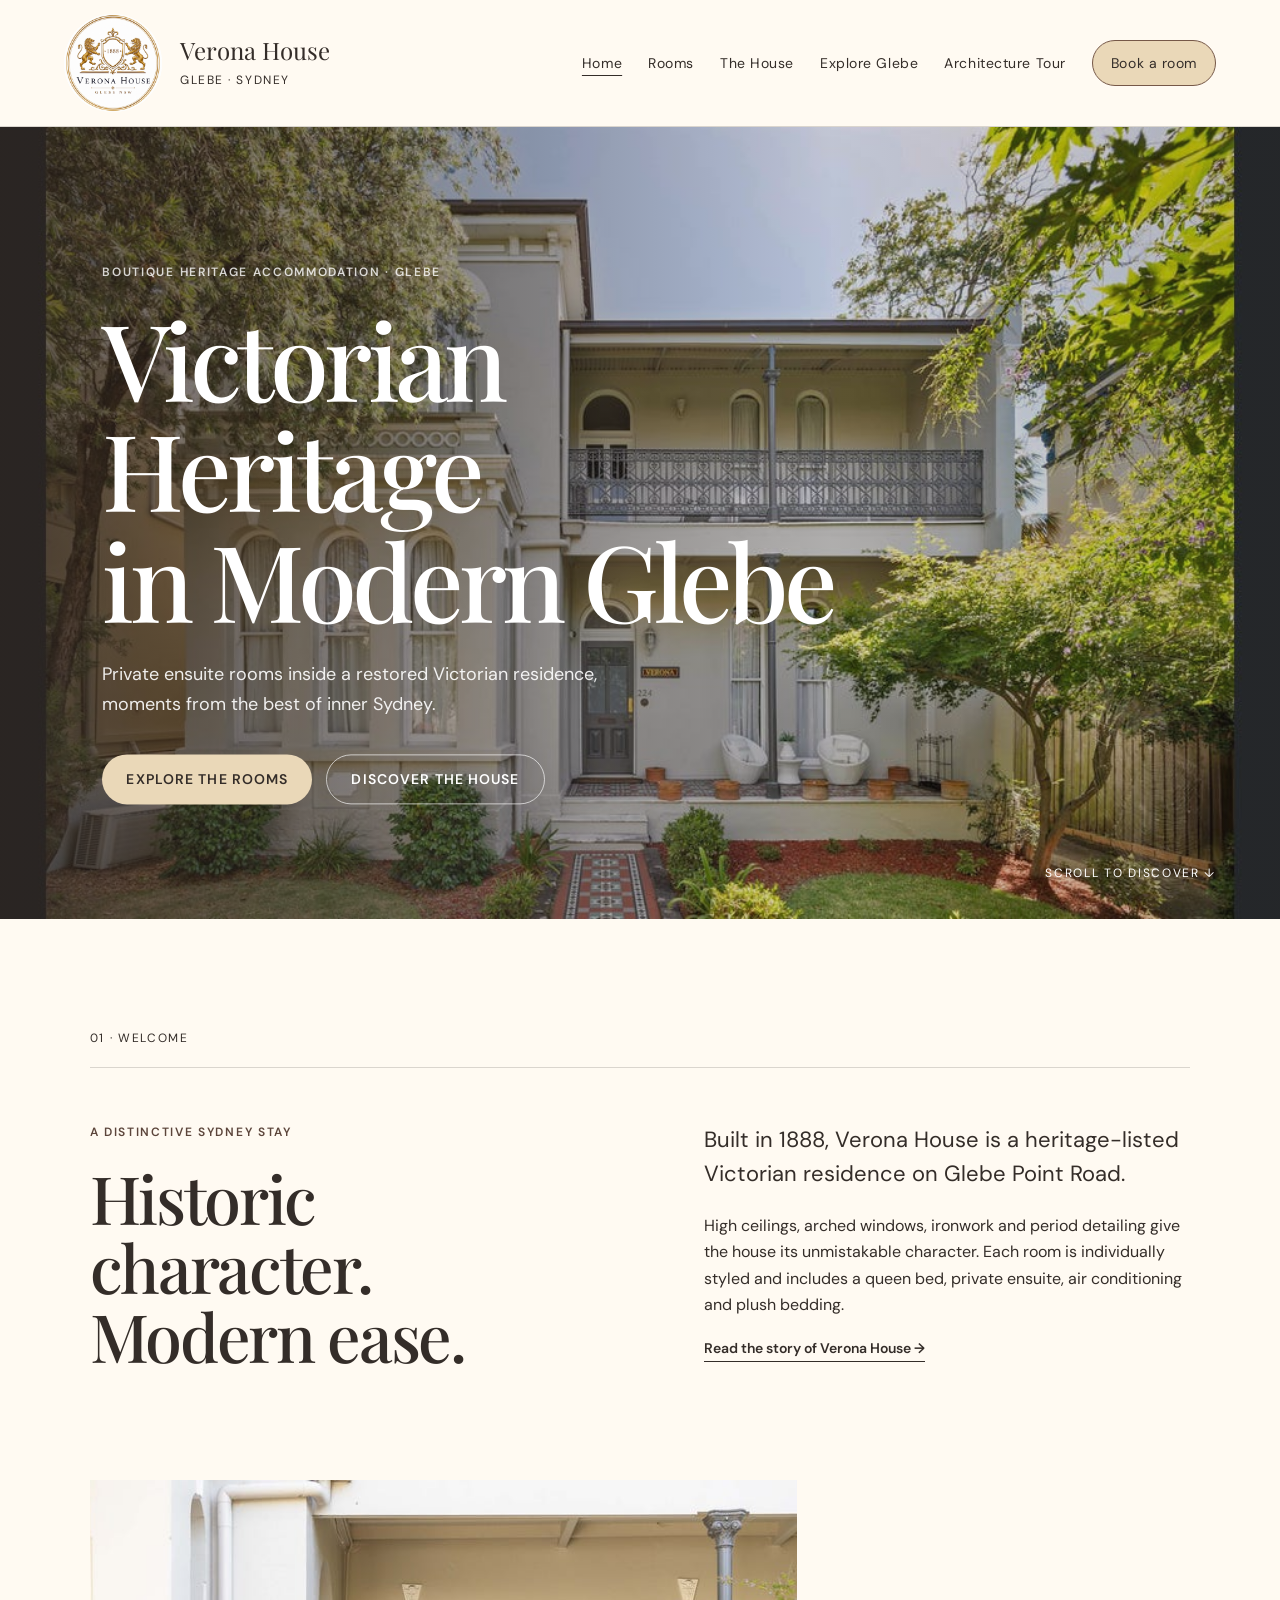
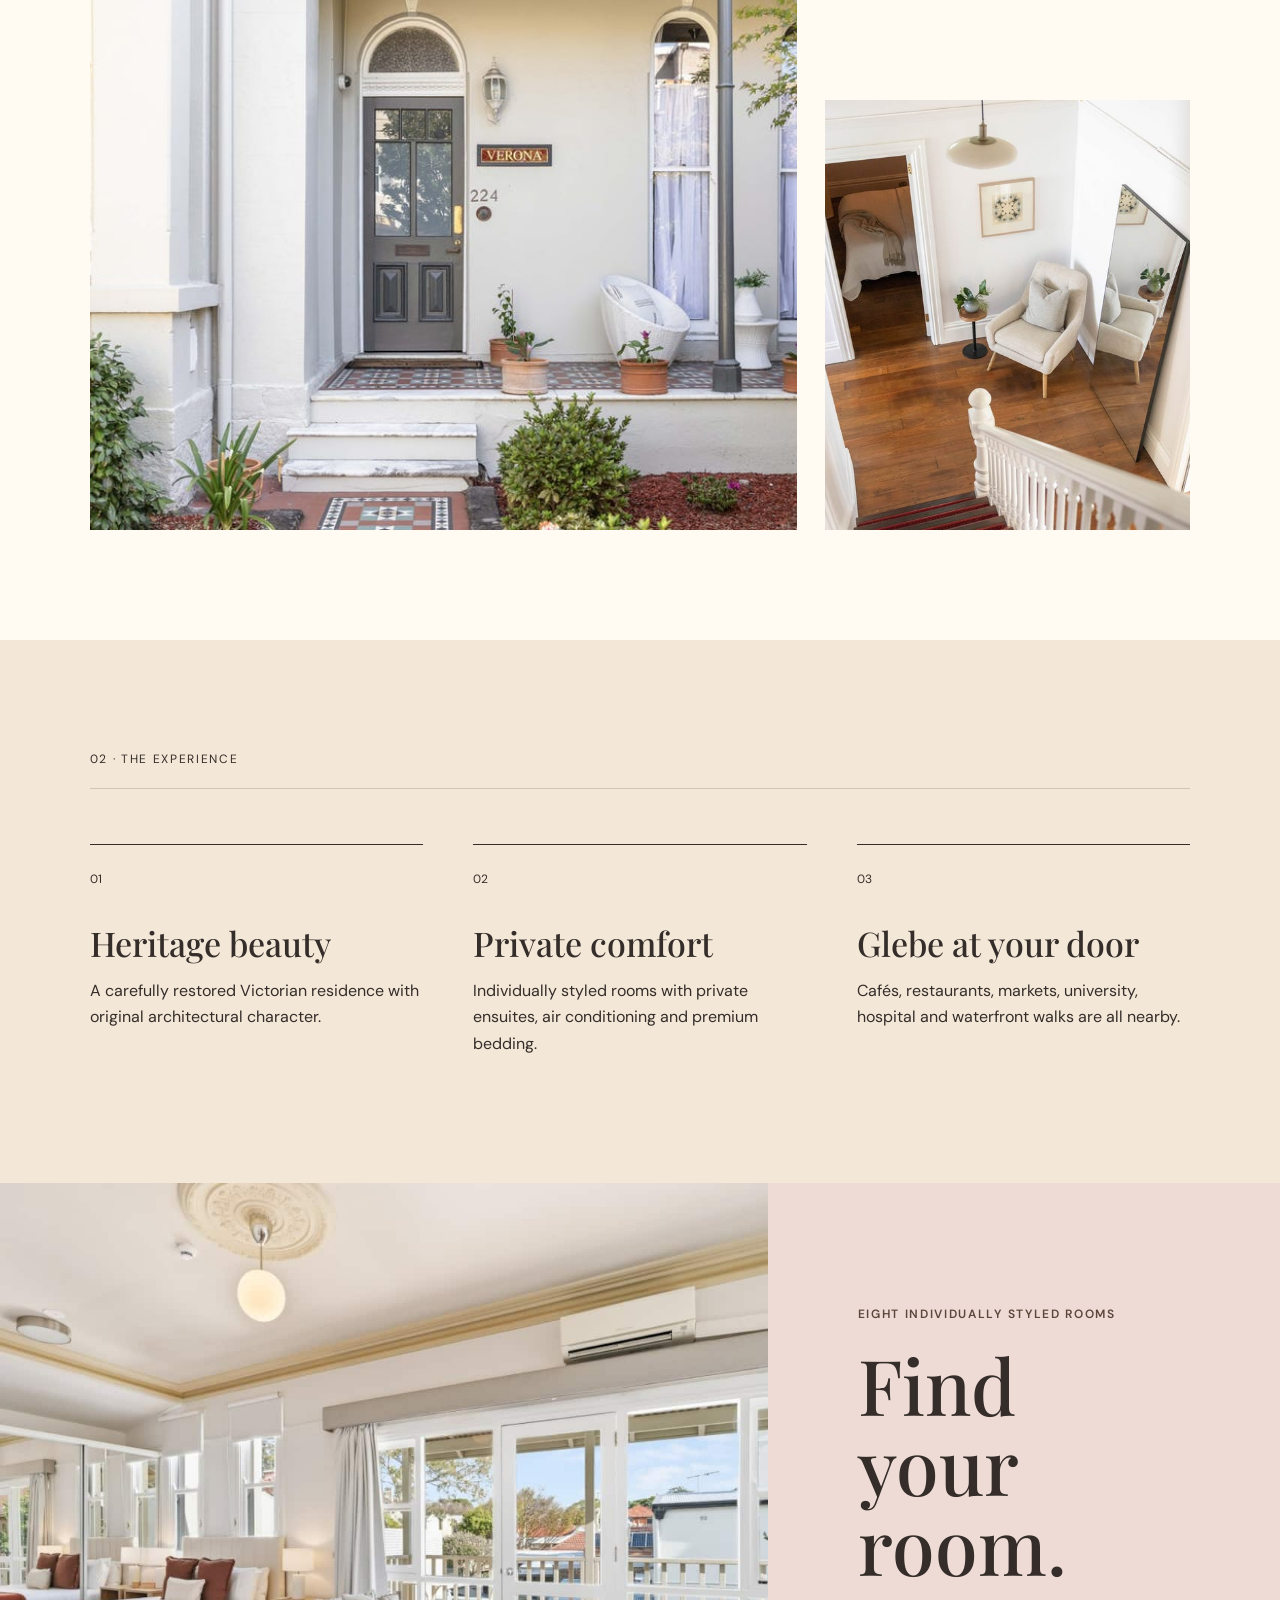
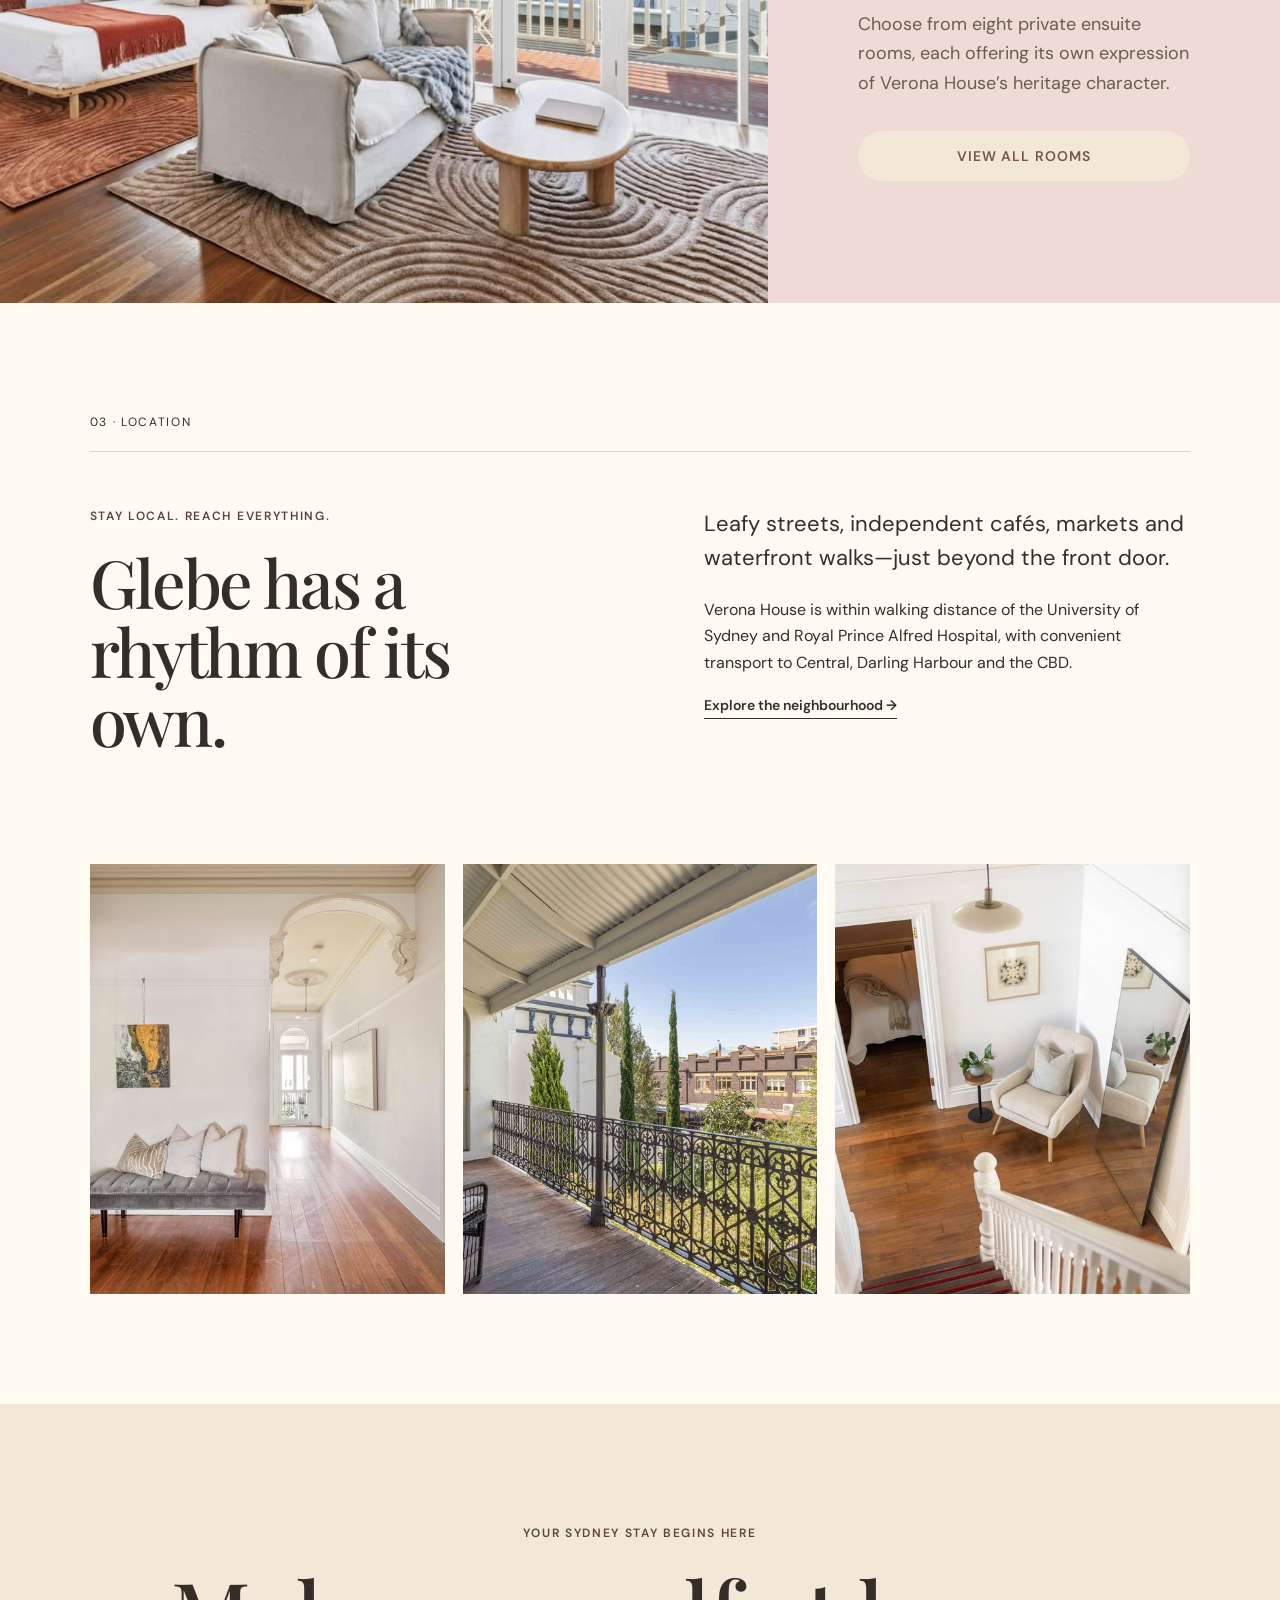
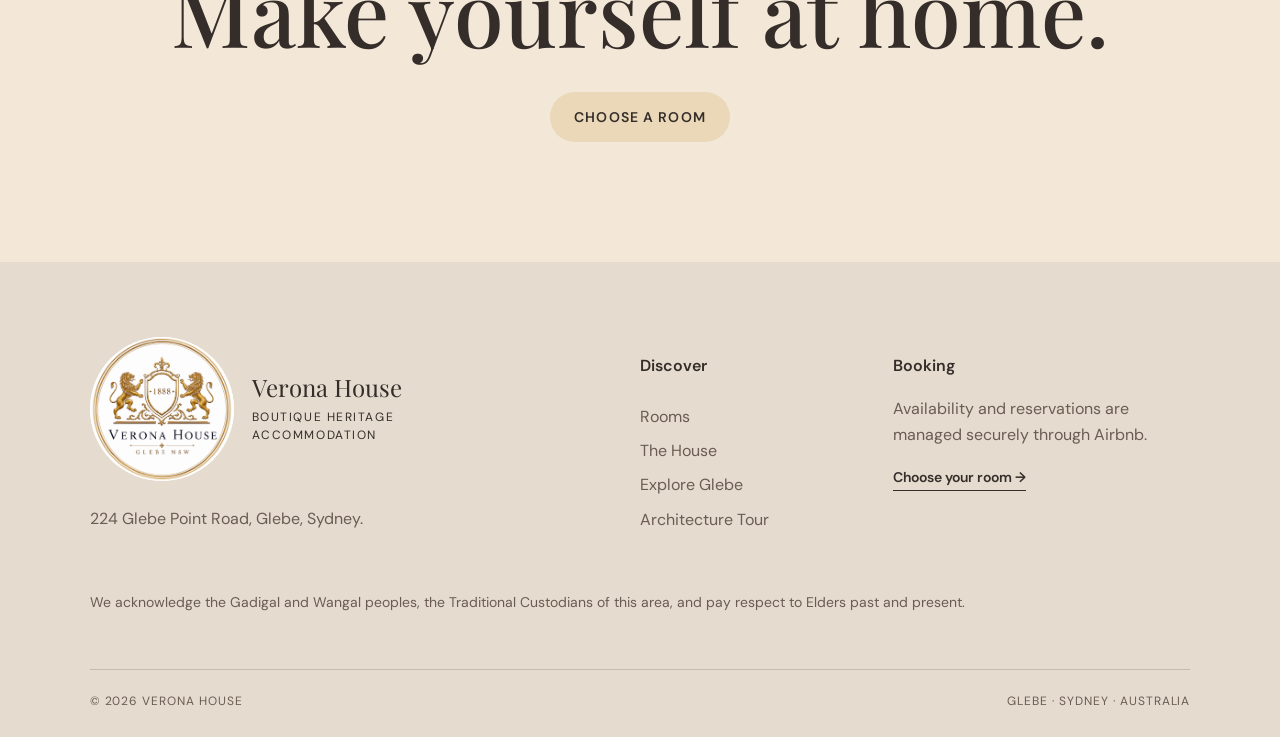
<file: index.html>
<!doctype html>
<html lang="en-AU">
<head>

<meta charset="utf-8">
<meta name="viewport" content="width=device-width,initial-scale=1">
<meta name="theme-color" content="#fffaf2">
<link rel="preconnect" href="https://fonts.googleapis.com">
<link rel="preconnect" href="https://fonts.gstatic.com" crossorigin>
<link href="https://fonts.googleapis.com/css2?family=DM+Sans:wght@400;500;600&family=Playfair+Display:wght@500;600&display=swap" rel="stylesheet">
<link rel="stylesheet" href="styles.css?v=20261011-tour">
<script defer src="script.js"></script>

<title>Verona House | Boutique Heritage Accommodation in Glebe</title>
<meta name="description" content="Stay at Verona House, a restored Victorian guesthouse offering individually styled private ensuite rooms on Glebe Point Road, Sydney.">
<link rel="icon" type="image/jpeg" href="assets/verona-house-logo.jpeg">
<link rel="apple-touch-icon" href="assets/verona-house-logo.jpeg">
</head>
<body>
<a class="skip-link" href="#main-content">Skip to content</a>
<header class="site-header">
<a class="brand" href="index.html" aria-label="Verona House home">
  <img class="brand__logo" src="assets/verona-house-logo.jpeg" alt="Verona House crest — Glebe NSW, established 1888" width="1254" height="1254">
  <span class="brand__text">Verona House<small>Glebe · Sydney</small></span>
</a>
<button class="menu-toggle" aria-label="Open navigation" aria-expanded="false" aria-controls="site-nav"><span></span><span></span></button>
<nav class="site-nav" aria-label="Primary navigation" id="site-nav">
  <a href="index.html" aria-current="page">Home</a>
  <a href="rooms.html">Rooms</a>
  <a href="house.html">The House</a>
  <a href="glebe.html">Explore Glebe</a>
  <a href="architecture-tour.html">Architecture Tour</a>
  <a class="nav-book" href="rooms.html">Book a room</a>
</nav>
</header>

<main id="main-content">
  <section class="hero">
    <img src="assets/hero.jpg" alt="Verona House, a Victorian heritage residence in Glebe">
    <div class="hero__shade"></div>
    <div class="hero__content">
      <p class="eyebrow eyebrow--light">Boutique heritage accommodation · Glebe</p>
      <h1>Victorian Heritage<br>in Modern Glebe</h1>
      <p class="hero__intro">Private ensuite rooms inside a restored Victorian residence, moments from the best of inner Sydney.</p>
      <div class="hero__actions">
        <a class="button button--gold" href="rooms.html">Explore the rooms</a>
        <a class="button button--ghost" href="house.html">Discover the house</a>
      </div>
    </div>
    <a class="hero__scroll" href="#welcome">Scroll to discover ↓</a>
  </section>

  <section class="intro-section" id="welcome">
    <div class="section-label">01 · Welcome</div>
    <div class="intro-grid">
      <div>
        <p class="eyebrow">A distinctive Sydney stay</p>
        <h2>Historic character.<br>Modern ease.</h2>
      </div>
      <div class="intro-copy">
        <p class="lead">Built in 1888, Verona House is a heritage-listed Victorian residence on Glebe Point Road.</p>
        <p>High ceilings, arched windows, ironwork and period detailing give the house its unmistakable character. Each room is individually styled and includes a queen bed, private ensuite, air conditioning and plush bedding.</p>
        <a class="text-link" href="house.html">Read the story of Verona House →</a>
      </div>
    </div>
  </section>

  <section class="image-pair">
    <figure class="image-pair__large reveal"><img src="assets/exterior.jpg" alt="Exterior architecture of Verona House"></figure>
    <figure class="image-pair__small reveal"><img src="assets/entry.jpg" alt="Heritage entrance at Verona House"></figure>
  </section>

  <section class="pillars">
    <div class="section-label">02 · The experience</div>
    <div class="pillars-grid">
      <article class="pillar reveal"><span>01</span><h3>Heritage beauty</h3><p>A carefully restored Victorian residence with original architectural character.</p></article>
      <article class="pillar reveal"><span>02</span><h3>Private comfort</h3><p>Individually styled rooms with private ensuites, air conditioning and premium bedding.</p></article>
      <article class="pillar reveal"><span>03</span><h3>Glebe at your door</h3><p>Cafés, restaurants, markets, university, hospital and waterfront walks are all nearby.</p></article>
    </div>
  </section>

  <section class="rooms-preview">
    <div class="rooms-preview__image"><img src="assets/rooms/grand-balcony-suite.jpg" alt="The Sorrento Suite at Verona House"></div>
    <div class="rooms-preview__copy">
      <p class="eyebrow eyebrow--light">Eight individually styled rooms</p>
      <h2>Find your room.</h2>
      <p>Choose from eight private ensuite rooms, each offering its own expression of Verona House’s heritage character.</p>
      <a class="button button--cream" href="rooms.html">View all rooms</a>
    </div>
  </section>

  <section class="location-section">
    <div class="section-label">03 · Location</div>
    <div class="location-grid">
      <div>
        <p class="eyebrow">Stay local. Reach everything.</p>
        <h2>Glebe has a rhythm of its own.</h2>
      </div>
      <div>
        <p class="lead">Leafy streets, independent cafés, markets and waterfront walks—just beyond the front door.</p>
        <p>Verona House is within walking distance of the University of Sydney and Royal Prince Alfred Hospital, with convenient transport to Central, Darling Harbour and the CBD.</p>
        <a class="text-link" href="glebe.html">Explore the neighbourhood →</a>
      </div>
    </div>
  </section>

  <section class="gallery-strip">
    <img class="reveal" src="assets/hallway.jpg" alt="Heritage hallway at Verona House">
    <img class="reveal" src="assets/balcony.jpg" alt="Ironwork balcony at Verona House">
    <img class="reveal" src="assets/entry.jpg" alt="Verona House entry details">
  </section>

  <section class="final-cta">
    <p class="eyebrow">Your Sydney stay begins here</p>
    <h2>Make yourself at home.</h2>
    <a class="button button--gold" href="rooms.html">Choose a room</a>
  </section>
</main>

<footer class="site-footer">
  <div class="footer-grid">
    <div>
      <a class="brand brand--footer" href="index.html">
        <img class="brand__logo" src="assets/verona-house-logo.jpeg" alt="Verona House crest — Glebe NSW, established 1888" width="1254" height="1254">
        <span class="brand__text">Verona House<small>Boutique heritage accommodation</small></span>
      </a>
      <p>224 Glebe Point Road, Glebe, Sydney.</p>
    </div>
    <div>
      <p class="footer-title">Discover</p>
      <a href="rooms.html">Rooms</a>
      <a href="house.html">The House</a>
      <a href="glebe.html">Explore Glebe</a>
  <a href="architecture-tour.html">Architecture Tour</a>
    </div>
    <div>
      <p class="footer-title">Booking</p>
      <p>Availability and reservations are managed securely through Airbnb.</p>
      <a class="text-link text-link--light" href="rooms.html">Choose your room →</a>
    </div>
  </div>
  <p class="acknowledgement">We acknowledge the Gadigal and Wangal peoples, the Traditional Custodians of this area, and pay respect to Elders past and present.</p>
  <div class="footer-bottom">
    <span>© 2026 Verona House</span>
    <span>Glebe · Sydney · Australia</span>
  </div>
</footer>

</body>
</html>
</file>
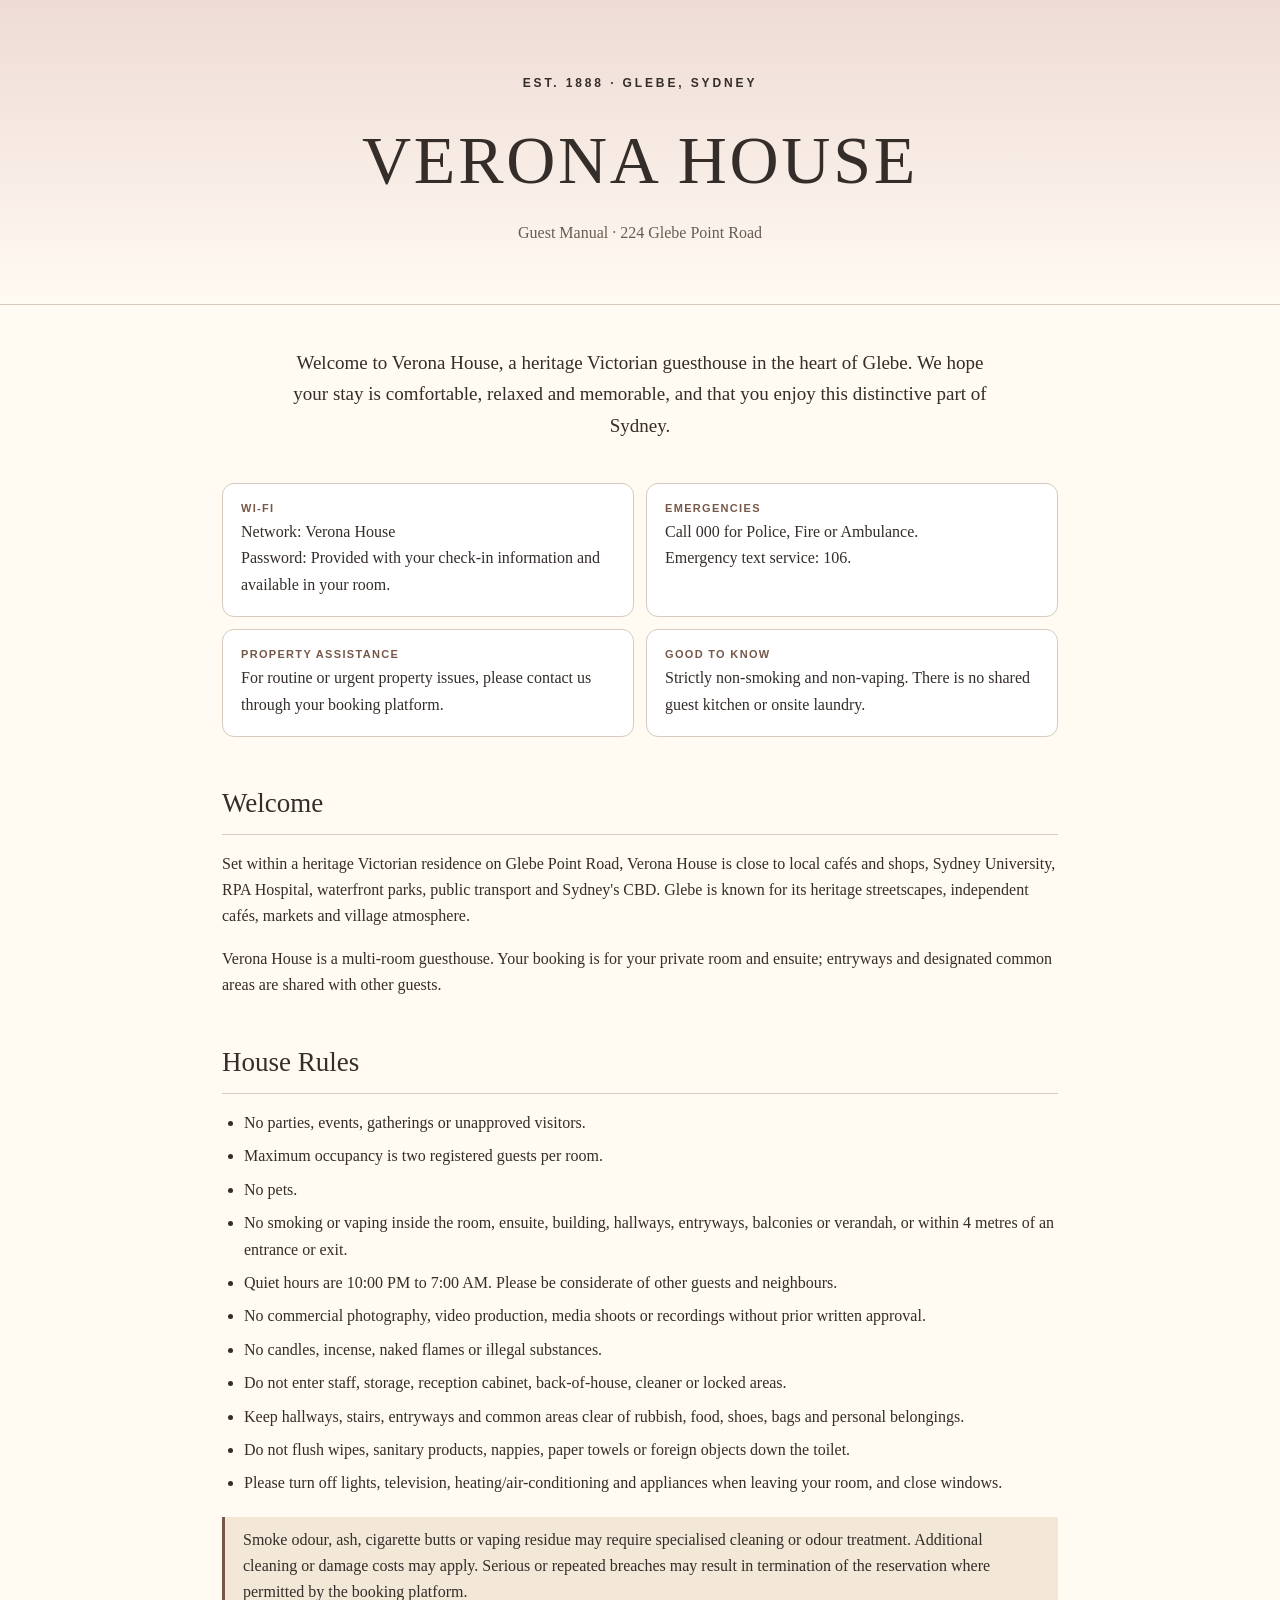
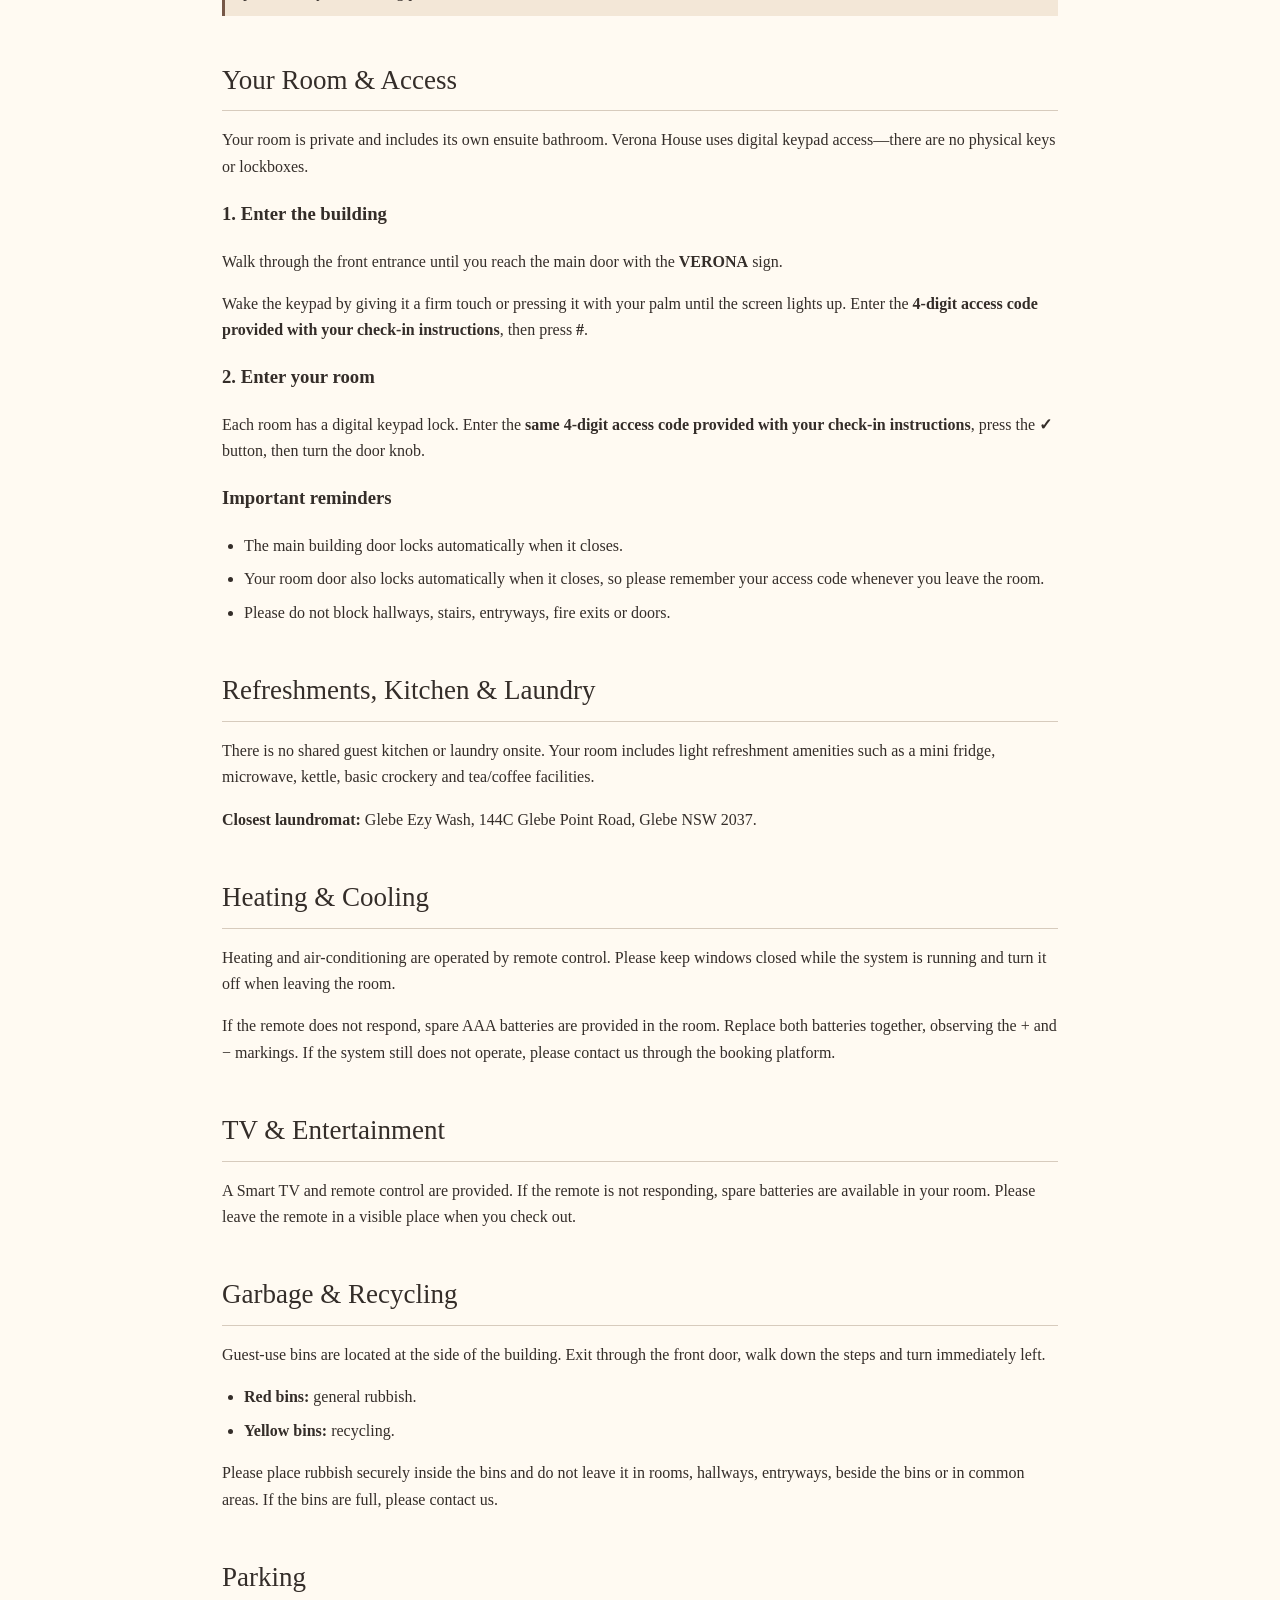
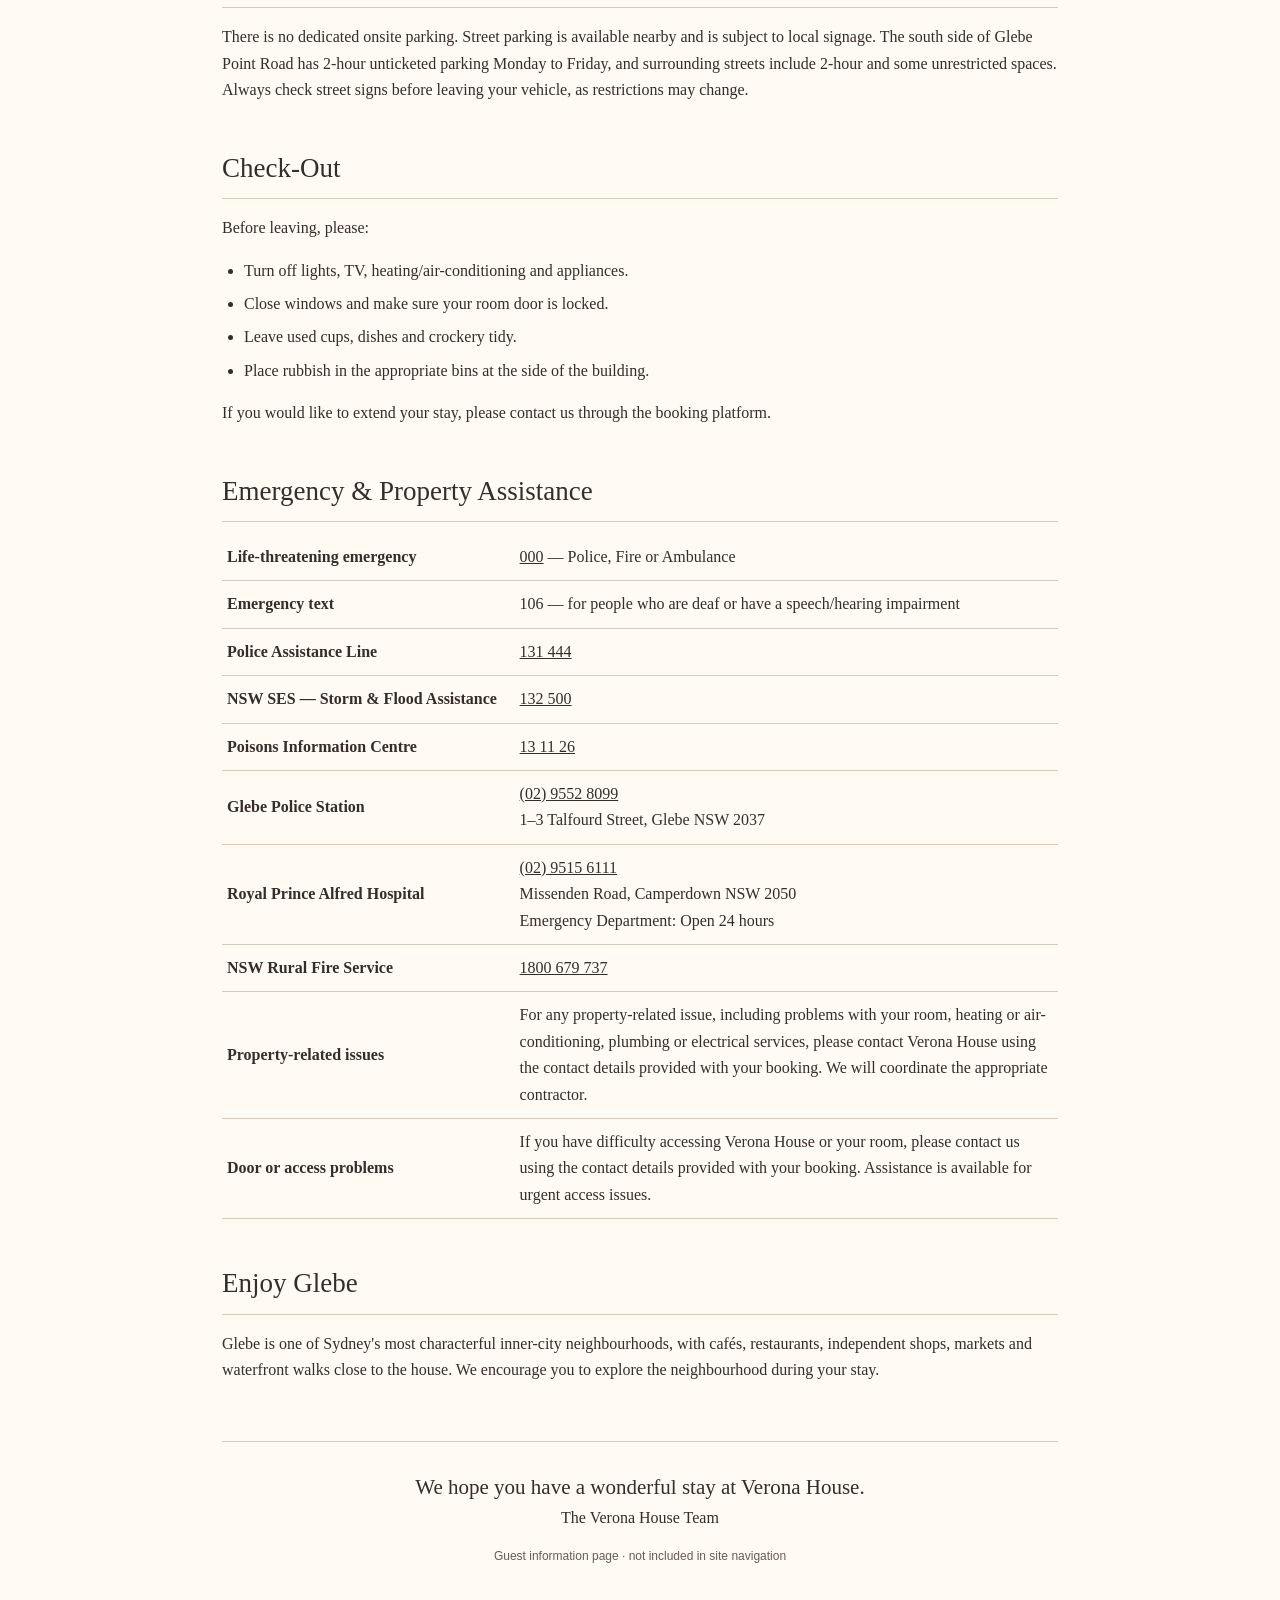
<file: guest-manual/index.html>
<!DOCTYPE html>

<html lang="en">
<head>
<meta charset="utf-8"/><meta content="width=device-width,initial-scale=1" name="viewport"/>
<meta content="noindex,nofollow" name="robots"/>
<title>Guest Manual | Verona House</title>
<style>
:root{--ink:#342d29;--muted:#6a5c52;--paper:#fffaf2;--line:#d7cbbd;--accent:#765848;--card:#fff}
*{box-sizing:border-box}body{margin:0;background:var(--paper);color:var(--ink);font:16px/1.65 Georgia,'Times New Roman',serif}
a{color:inherit}.hero{padding:76px 24px 58px;text-align:center;border-bottom:1px solid var(--line);background:linear-gradient(#eedbd5,#fffaf2)}
.kicker{font:600 12px/1.2 Arial,sans-serif;letter-spacing:.24em;text-transform:uppercase}.hero h1{font-size:clamp(38px,7vw,68px);font-weight:500;letter-spacing:.04em;margin:14px 0 3px}.hero p{color:var(--muted);margin:0}.wrap{max-width:880px;margin:auto;padding:42px 22px 80px}.intro{font-size:19px;text-align:center;max-width:700px;margin:0 auto 42px}.quick{display:grid;grid-template-columns:repeat(2,1fr);gap:12px;margin:28px 0 44px}.card{background:var(--card);border:1px solid var(--line);border-radius:12px;padding:18px}.card b{display:block;font:700 11px Arial,sans-serif;letter-spacing:.12em;text-transform:uppercase;margin-bottom:5px;color:var(--accent)}
h2{font-size:27px;font-weight:500;margin:42px 0 12px;border-bottom:1px solid var(--line);padding-bottom:8px}ul{padding-left:22px}li{margin:7px 0}.note{border-left:3px solid var(--accent);padding:10px 18px;margin:20px 0;background:#f3e7d7}.contacts{width:100%;border-collapse:collapse}.contacts td{padding:10px 5px;border-bottom:1px solid var(--line)}.contacts td:first-child{font-weight:bold;width:35%}.end{text-align:center;margin-top:58px;padding-top:28px;border-top:1px solid var(--line)}.end strong{font-size:21px;font-weight:500}.small{font:12px Arial,sans-serif;color:var(--muted);margin-top:18px}@media(max-width:620px){.quick{grid-template-columns:1fr}.hero{padding-top:54px}.wrap{padding-top:30px}.contacts td{display:block;width:100%!important}.contacts td:first-child{border-bottom:0;padding-bottom:0}}
</style>
</head><body>
<header class="hero"><div class="kicker">Est. 1888 · Glebe, Sydney</div><h1>VERONA HOUSE</h1><p>Guest Manual · 224 Glebe Point Road</p></header>
<main class="wrap">
<p class="intro">Welcome to Verona House, a heritage Victorian guesthouse in the heart of Glebe. We hope your stay is comfortable, relaxed and memorable, and that you enjoy this distinctive part of Sydney.</p>
<section class="quick">
<div class="card"><b>Wi-Fi</b>Network: Verona House<br/>Password: Provided with your check-in information and available in your room.</div>
<div class="card"><b>Emergencies</b>Call 000 for Police, Fire or Ambulance.<br/>Emergency text service: 106.</div>
<div class="card"><b>Property assistance</b>For routine or urgent property issues, please contact us through your booking platform.</div>
<div class="card"><b>Good to know</b>Strictly non-smoking and non-vaping. There is no shared guest kitchen or onsite laundry.</div>
</section>
<h2>Welcome</h2><p>Set within a heritage Victorian residence on Glebe Point Road, Verona House is close to local cafés and shops, Sydney University, RPA Hospital, waterfront parks, public transport and Sydney's CBD. Glebe is known for its heritage streetscapes, independent cafés, markets and village atmosphere.</p><p>Verona House is a multi-room guesthouse. Your booking is for your private room and ensuite; entryways and designated common areas are shared with other guests.</p>
<h2>House Rules</h2><ul><li>No parties, events, gatherings or unapproved visitors.</li><li>Maximum occupancy is two registered guests per room.</li><li>No pets.</li><li>No smoking or vaping inside the room, ensuite, building, hallways, entryways, balconies or verandah, or within 4 metres of an entrance or exit.</li><li>Quiet hours are 10:00 PM to 7:00 AM. Please be considerate of other guests and neighbours.</li><li>No commercial photography, video production, media shoots or recordings without prior written approval.</li><li>No candles, incense, naked flames or illegal substances.</li><li>Do not enter staff, storage, reception cabinet, back-of-house, cleaner or locked areas.</li><li>Keep hallways, stairs, entryways and common areas clear of rubbish, food, shoes, bags and personal belongings.</li><li>Do not flush wipes, sanitary products, nappies, paper towels or foreign objects down the toilet.</li><li>Please turn off lights, television, heating/air-conditioning and appliances when leaving your room, and close windows.</li></ul><div class="note">Smoke odour, ash, cigarette butts or vaping residue may require specialised cleaning or odour treatment. Additional cleaning or damage costs may apply. Serious or repeated breaches may result in termination of the reservation where permitted by the booking platform.</div>
<h2>Your Room &amp; Access</h2><p>Your room is private and includes its own ensuite bathroom. Verona House uses digital keypad access—there are no physical keys or lockboxes.</p><h3>1. Enter the building</h3><p>Walk through the front entrance until you reach the main door with the <strong>VERONA</strong> sign.</p><p>Wake the keypad by giving it a firm touch or pressing it with your palm until the screen lights up. Enter the <strong>4-digit access code provided with your check-in instructions</strong>, then press <strong>#</strong>.</p><h3>2. Enter your room</h3><p>Each room has a digital keypad lock. Enter the <strong>same 4-digit access code provided with your check-in instructions</strong>, press the <strong>✓</strong> button, then turn the door knob.</p><h3>Important reminders</h3><ul><li>The main building door locks automatically when it closes.</li><li>Your room door also locks automatically when it closes, so please remember your access code whenever you leave the room.</li><li>Please do not block hallways, stairs, entryways, fire exits or doors.</li></ul>
<h2>Refreshments, Kitchen &amp; Laundry</h2><p>There is no shared guest kitchen or laundry onsite. Your room includes light refreshment amenities such as a mini fridge, microwave, kettle, basic crockery and tea/coffee facilities.</p><p><strong>Closest laundromat:</strong> Glebe Ezy Wash, 144C Glebe Point Road, Glebe NSW 2037.</p>
<h2>Heating &amp; Cooling</h2><p>Heating and air-conditioning are operated by remote control. Please keep windows closed while the system is running and turn it off when leaving the room.</p><p>If the remote does not respond, spare AAA batteries are provided in the room. Replace both batteries together, observing the + and − markings. If the system still does not operate, please contact us through the booking platform.</p>
<h2>TV &amp; Entertainment</h2><p>A Smart TV and remote control are provided. If the remote is not responding, spare batteries are available in your room. Please leave the remote in a visible place when you check out.</p>
<h2>Garbage &amp; Recycling</h2><p>Guest-use bins are located at the side of the building. Exit through the front door, walk down the steps and turn immediately left.</p><ul><li><strong>Red bins:</strong> general rubbish.</li><li><strong>Yellow bins:</strong> recycling.</li></ul><p>Please place rubbish securely inside the bins and do not leave it in rooms, hallways, entryways, beside the bins or in common areas. If the bins are full, please contact us.</p>
<h2>Parking</h2><p>There is no dedicated onsite parking. Street parking is available nearby and is subject to local signage. The south side of Glebe Point Road has 2-hour unticketed parking Monday to Friday, and surrounding streets include 2-hour and some unrestricted spaces. Always check street signs before leaving your vehicle, as restrictions may change.</p>
<h2>Check-Out</h2><p>Before leaving, please:</p><ul><li>Turn off lights, TV, heating/air-conditioning and appliances.</li><li>Close windows and make sure your room door is locked.</li><li>Leave used cups, dishes and crockery tidy.</li><li>Place rubbish in the appropriate bins at the side of the building.</li></ul><p>If you would like to extend your stay, please contact us through the booking platform.</p>
<h2>Emergency &amp; Property Assistance</h2><table class="contacts"><tr><td>Life-threatening emergency</td><td><a href="tel:000">000</a> — Police, Fire or Ambulance</td></tr><tr><td>Emergency text</td><td>106 — for people who are deaf or have a speech/hearing impairment</td></tr><tr><td>Police Assistance Line</td><td><a href="tel:131444">131 444</a></td></tr><tr><td>NSW SES — Storm &amp; Flood Assistance</td><td><a href="tel:132500">132 500</a></td></tr><tr><td>Poisons Information Centre</td><td><a href="tel:131126">13 11 26</a></td></tr><tr><td>Glebe Police Station</td><td><a href="tel:+61295528099">(02) 9552 8099</a><br/>1–3 Talfourd Street, Glebe NSW 2037</td></tr><tr><td>Royal Prince Alfred Hospital</td><td><a href="tel:+61295156111">(02) 9515 6111</a><br/>Missenden Road, Camperdown NSW 2050<br/>Emergency Department: Open 24 hours</td></tr><tr><td>NSW Rural Fire Service</td><td><a href="tel:1800679737">1800 679 737</a></td></tr><tr><td>Property-related issues</td><td>For any property-related issue, including problems with your room, heating or air-conditioning, plumbing or electrical services, please contact Verona House using the contact details provided with your booking. We will coordinate the appropriate contractor.</td></tr><tr><td>Door or access problems</td><td>If you have difficulty accessing Verona House or your room, please contact us using the contact details provided with your booking. Assistance is available for urgent access issues.</td></tr></table>
<h2>Enjoy Glebe</h2><p>Glebe is one of Sydney's most characterful inner-city neighbourhoods, with cafés, restaurants, independent shops, markets and waterfront walks close to the house. We encourage you to explore the neighbourhood during your stay.</p>
<div class="end"><strong>We hope you have a wonderful stay at Verona House.</strong><br/>The Verona House Team<div class="small">Guest information page · not included in site navigation</div></div>
</main>
</body></html>
</file>
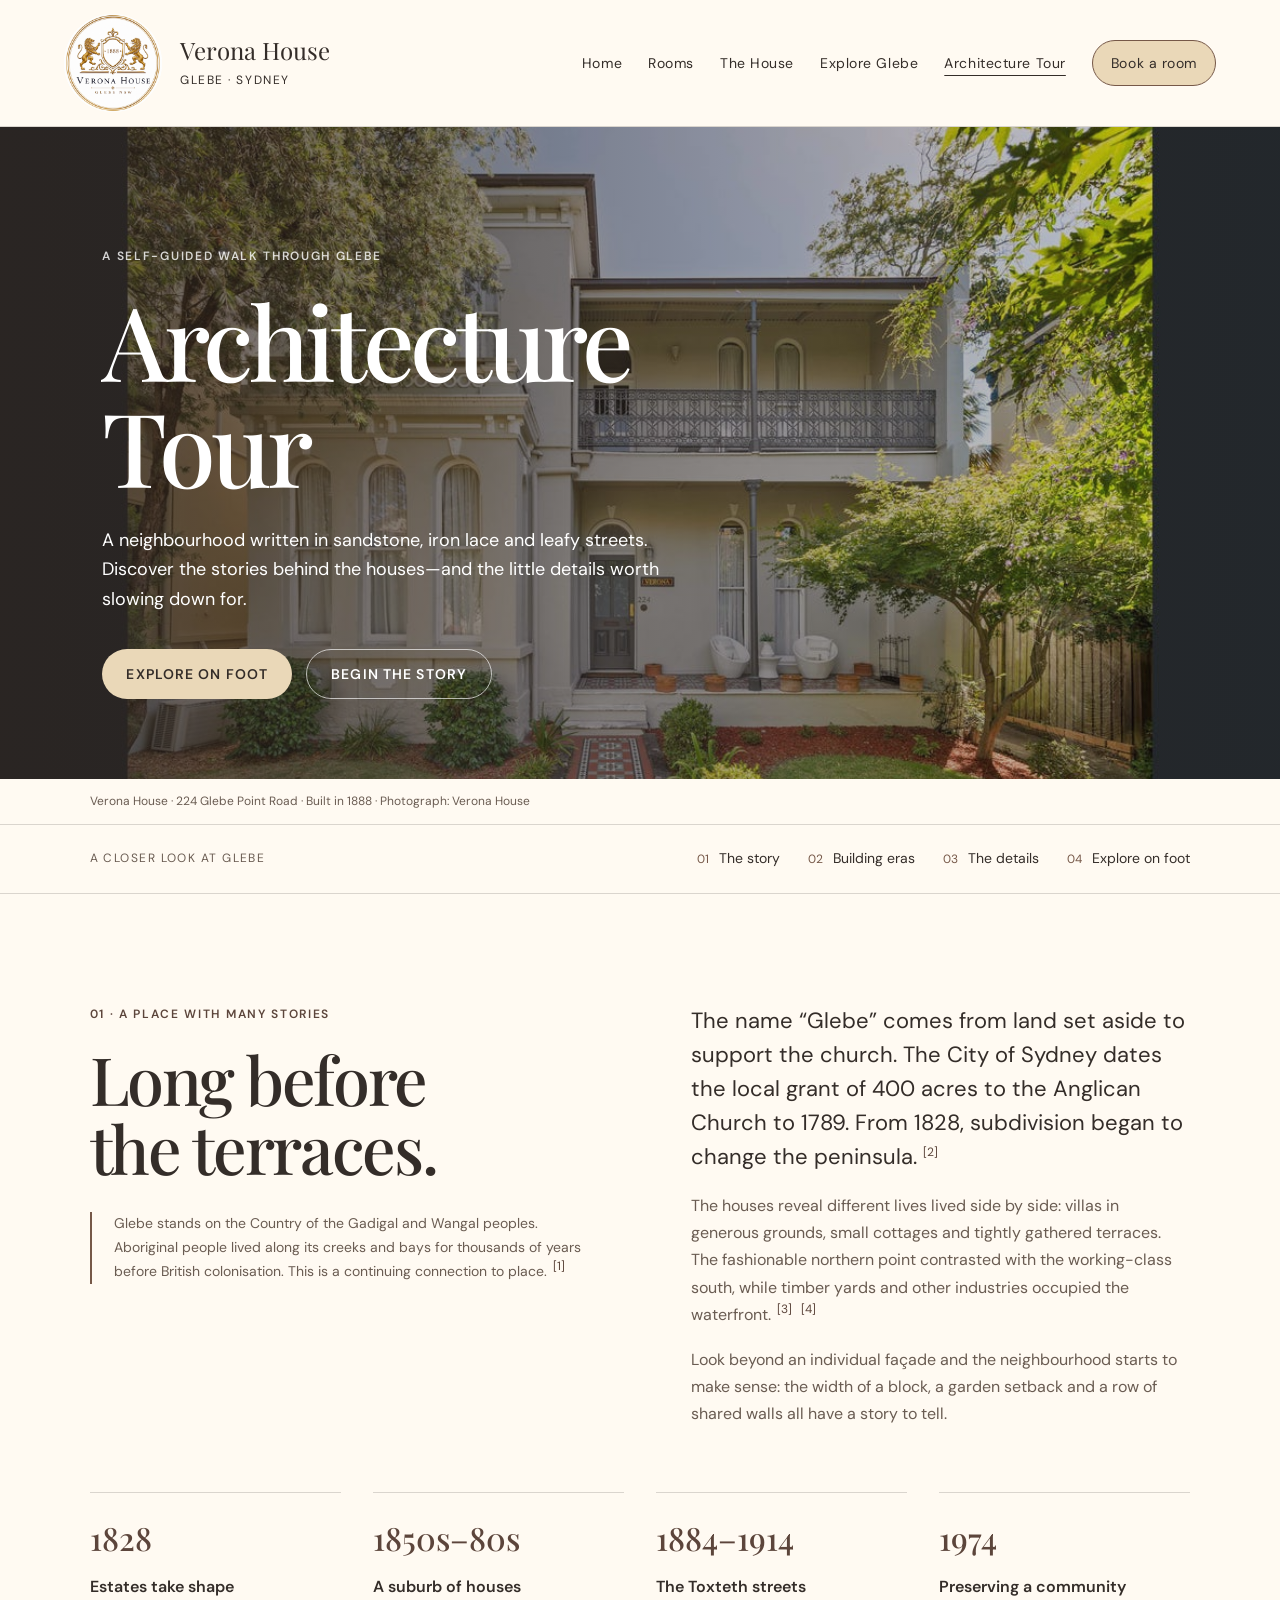
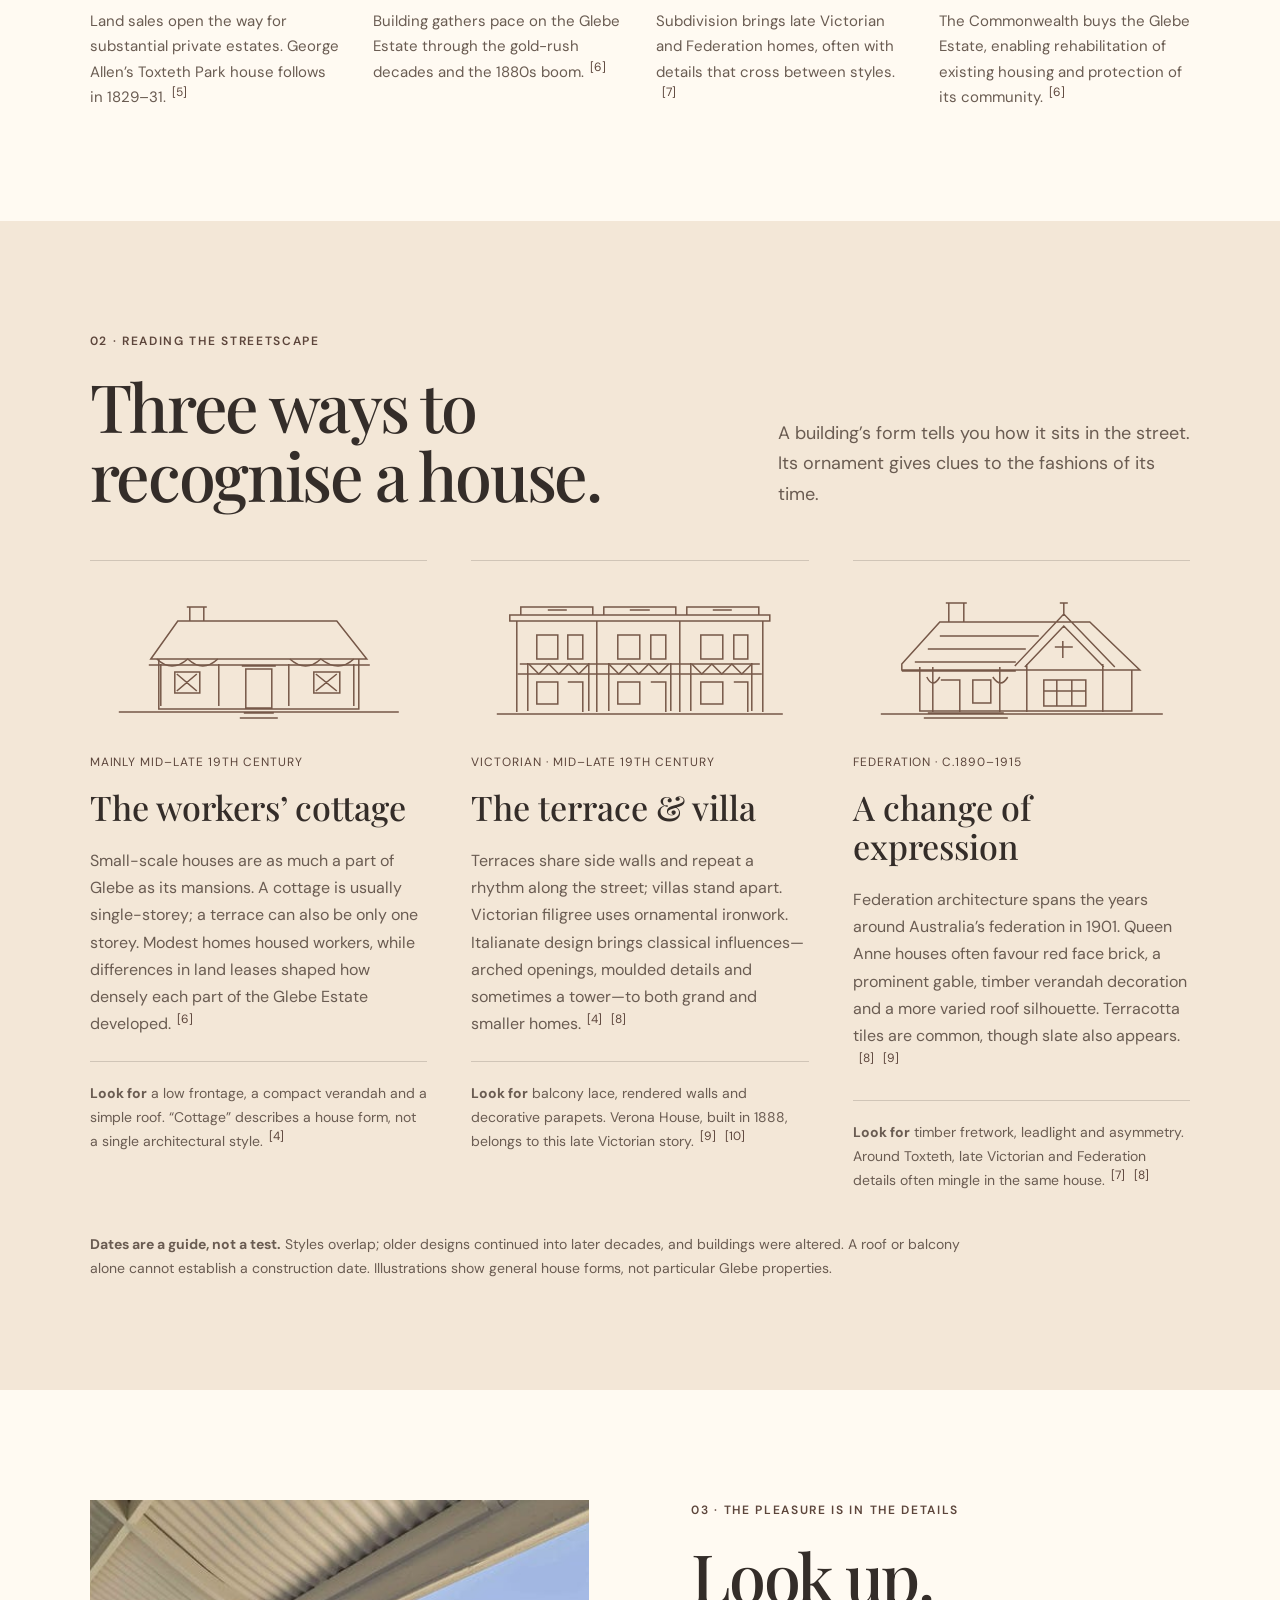
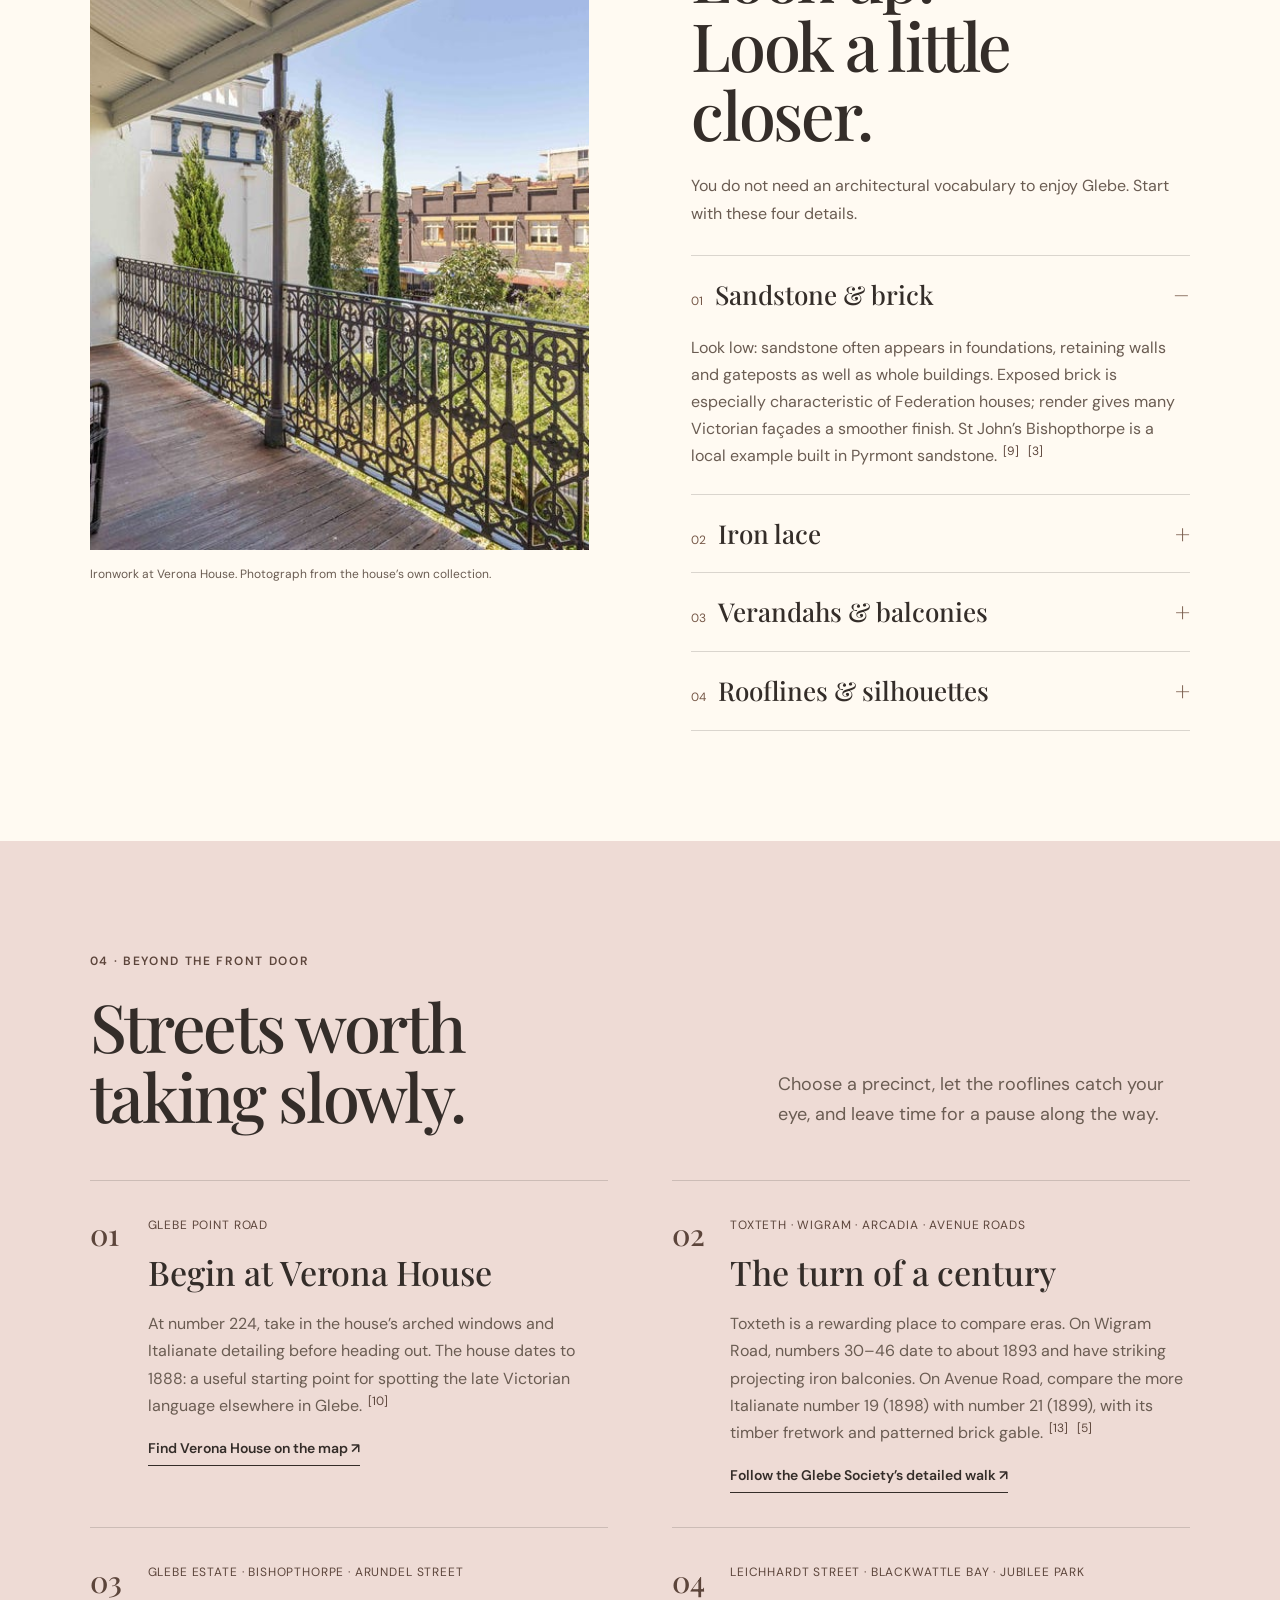
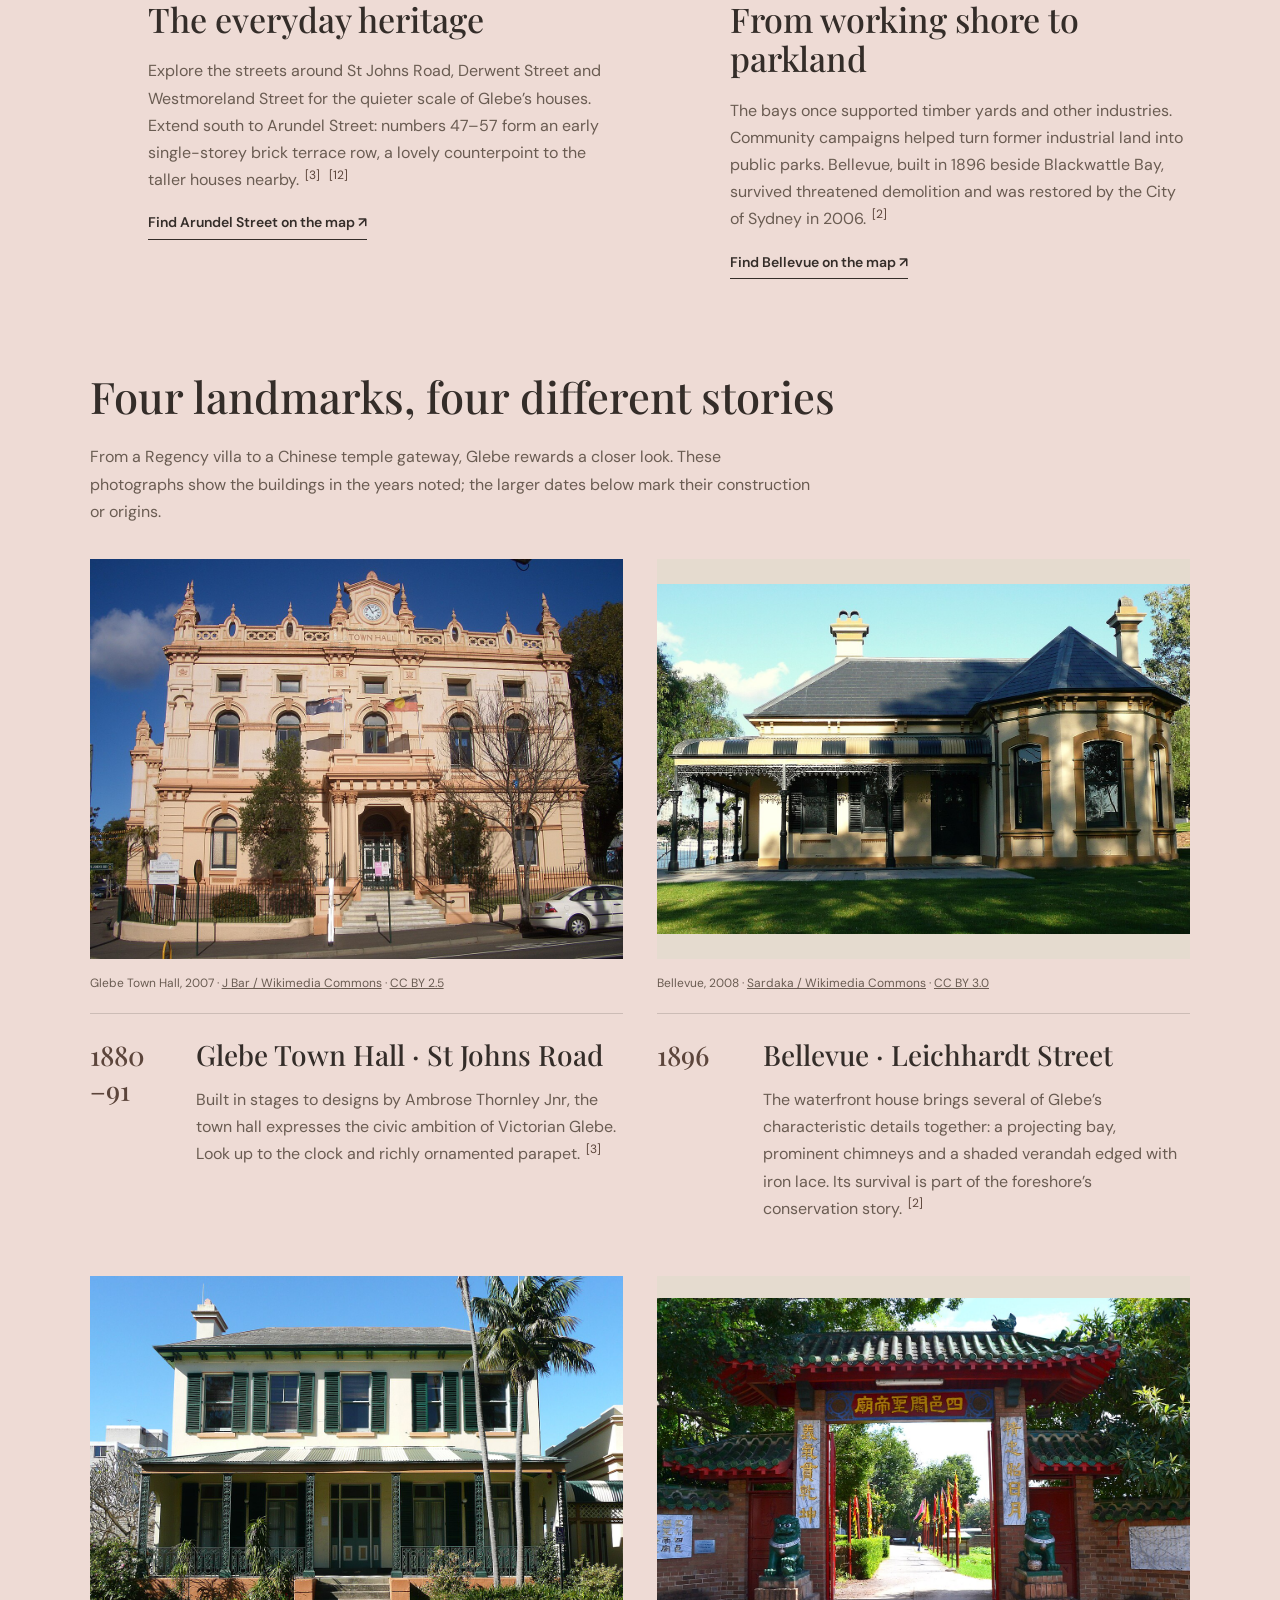
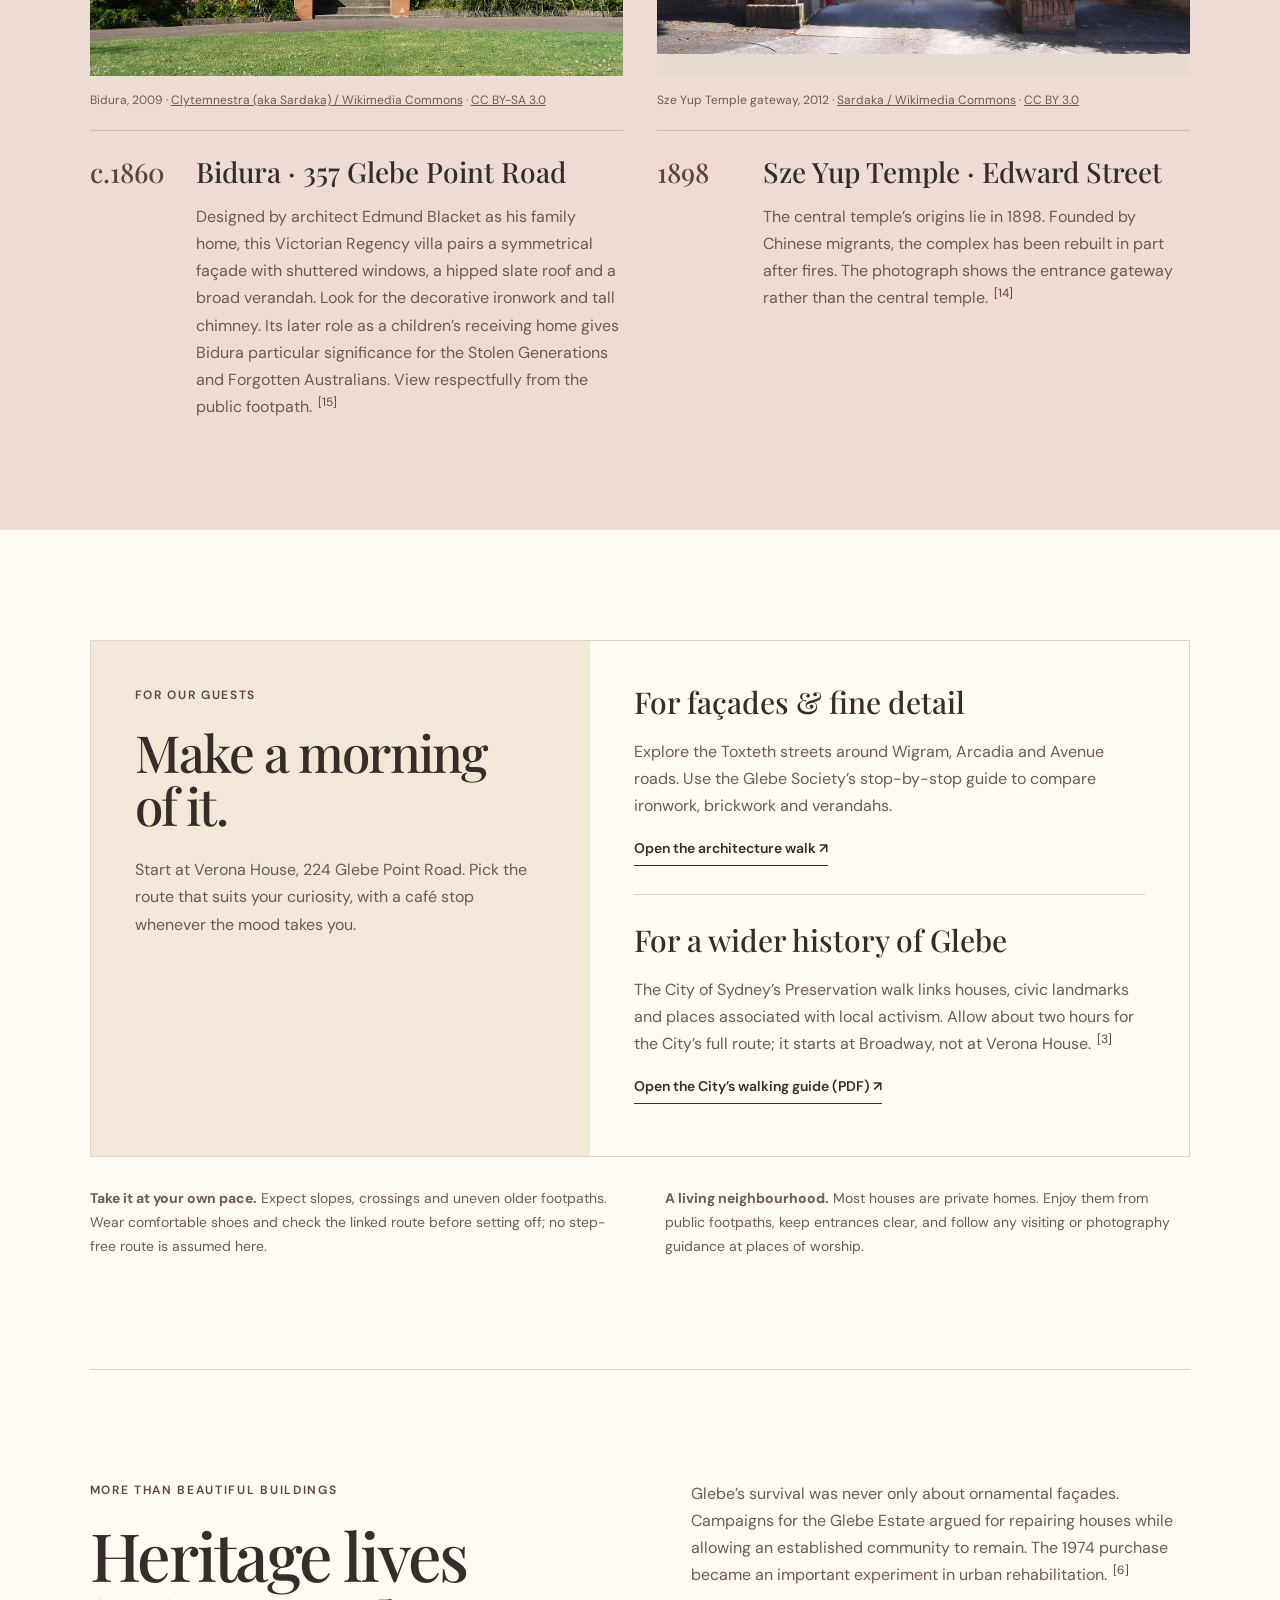
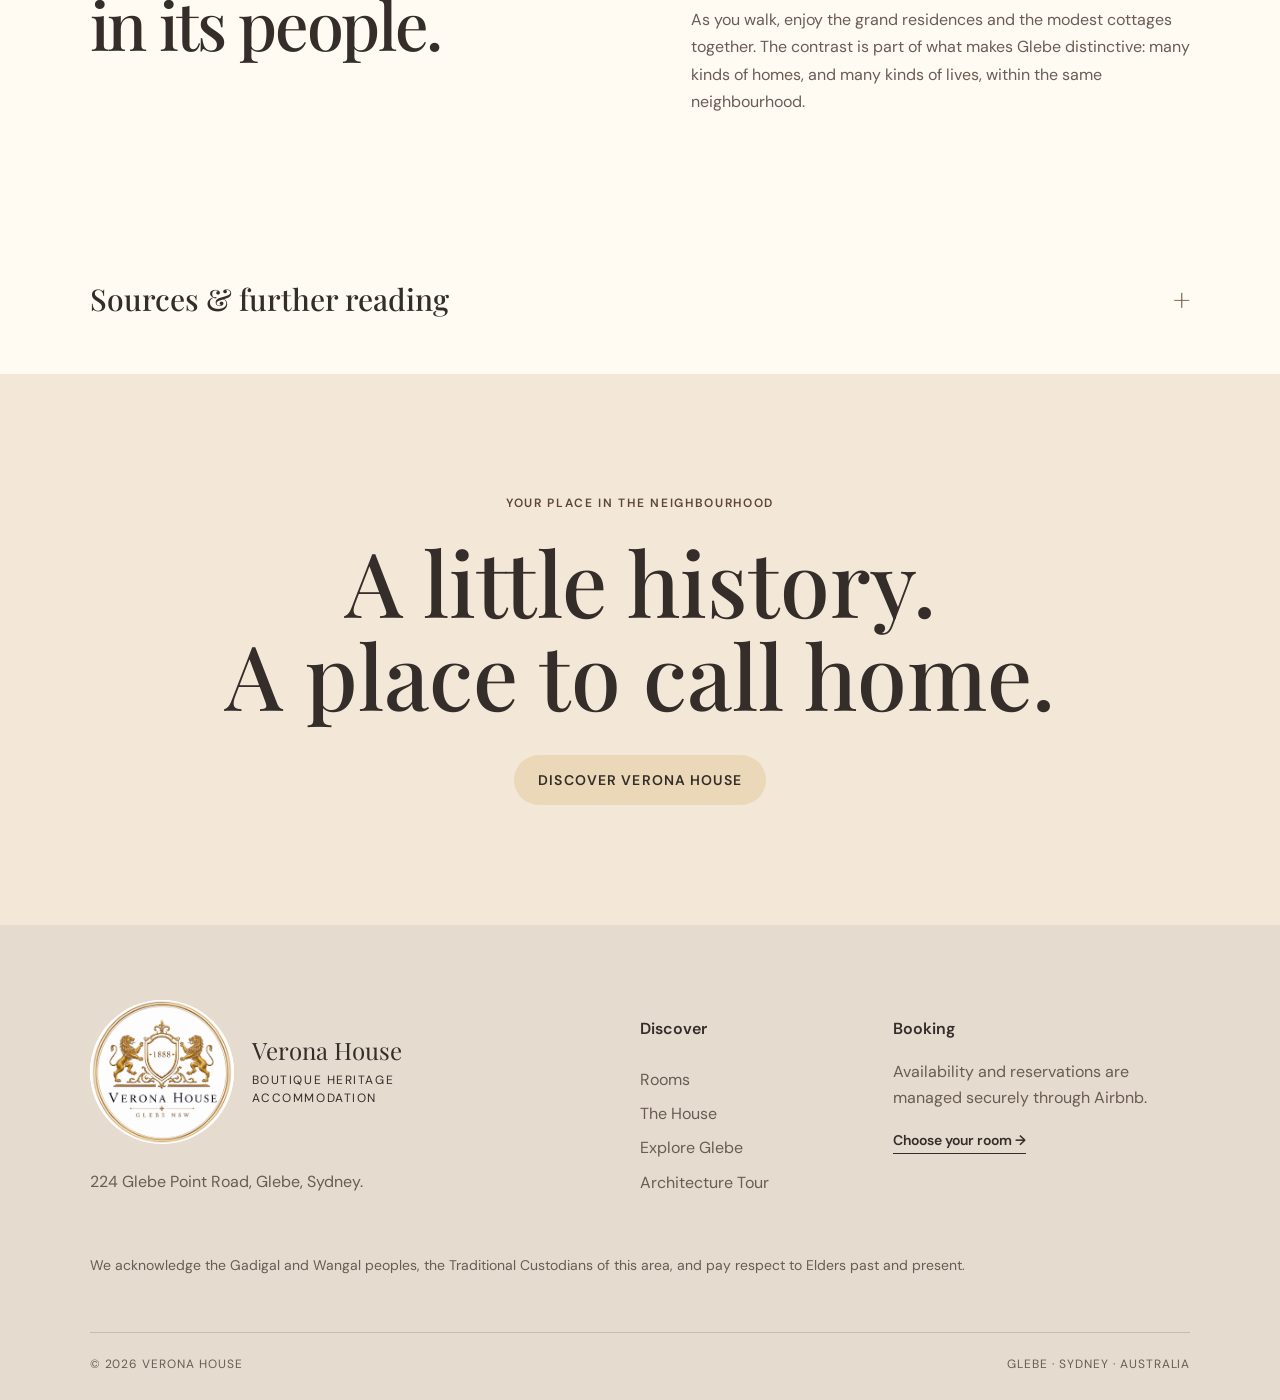
<file: architecture-tour.html>
<!doctype html>
<html lang="en-AU">
<head>
  <meta charset="utf-8">
  <meta name="viewport" content="width=device-width, initial-scale=1">
  <meta name="theme-color" content="#fffaf2">
  <meta name="description" content="Take Verona House’s Architecture Tour of Glebe: discover Victorian terraces, Federation homes, heritage landmarks and the details to look for as you explore on foot.">
  <title>Architecture Tour | Verona House</title>
  <link rel="canonical" href="https://www.veronahouse.com.au/architecture-tour.html">
  <link rel="preconnect" href="https://fonts.googleapis.com">
<link rel="preconnect" href="https://fonts.gstatic.com" crossorigin>
<link href="https://fonts.googleapis.com/css2?family=DM+Sans:wght@400;500;600&family=Playfair+Display:wght@500;600&display=swap" rel="stylesheet">
<link rel="stylesheet" href="styles.css?v=20261011-tour">
<script defer src="script.js"></script>

<link rel="icon" type="image/jpeg" href="assets/verona-house-logo.jpeg">
<link rel="apple-touch-icon" href="assets/verona-house-logo.jpeg">
  <style>

    /* Shared branding, fonts, navigation and buttons come from styles.css. */
    html { scroll-padding-top: 82px; }
    .page-hero--architecture { background-image: url("assets/hero.jpg"); }
    .page-hero--architecture > div > p:not(.eyebrow) { max-width: 600px; font-size: 18px; margin: 26px 0 0; }
    .page-hero--architecture .hero__actions { flex-wrap: wrap; }
    .architecture-content { line-height: 1.7; }
    .architecture-content .wrap { width: 86%; max-width: 1440px; margin-inline: auto; }
    .architecture-content .section { padding-block: 110px; }
    .architecture-content h2 { font-size: clamp(42px,5.2vw,78px); letter-spacing: -.035em; }
    .architecture-content h3 { font-size: 34px; line-height: 1.15; }
    .architecture-content p, .architecture-content figure { margin: 0; }
    .architecture-content p + p { margin-top: 18px; }
    .architecture-content .eyebrow { margin-bottom: 20px; }
    .architecture-content .muted { color: var(--muted); }
    .architecture-content .rule { border-top: 1px solid var(--line); }
    .architecture-content [id] { scroll-margin-top: 82px; }
    .architecture-content .ref { font: 12px/1 var(--sans); vertical-align: super; color: var(--accent-deep); margin-left: 3px; text-decoration: none; padding: 3px; white-space: nowrap; }
    .architecture-content .ref:hover { text-decoration: underline; }
    .architecture-content .text-link { display: inline-block; margin-top: 18px; }
    .architecture-content .photo-credit { padding: 12px 0; font-size: 12px; color: var(--muted); }
    .architecture-content .jump-nav { position: sticky; top: 0; z-index: 10; background: var(--paper); border-block: 1px solid var(--line); }
    .architecture-content .jump-inner { display: flex; justify-content: space-between; align-items: center; gap: 24px; min-height: 68px; }
    .architecture-content .jump-label { font-size: 12px; text-transform: uppercase; letter-spacing: .12em; color: var(--muted); }
    .architecture-content .jump-links { display: flex; gap: 28px; }
    .architecture-content .jump-links a { display: inline-block; padding: 20px 0; font-size: 14px; text-decoration: none; }
    .architecture-content .jump-links a:hover { text-decoration: underline; text-underline-offset: 5px; }
    .architecture-content .jump-links span { color: var(--accent); font-size: 12px; margin-right: 6px; }
    .architecture-content .heading-row { display: grid; grid-template-columns: 1.2fr .8fr; align-items: end; gap: 70px; margin-bottom: 50px; }
    .architecture-content .heading-row > p { max-width: 440px; color: var(--muted); font-size: 18px; }
    .architecture-content .story-intro { display: grid; grid-template-columns: 1fr 1fr; gap: 8vw; }
    .architecture-content .story-copy { color: var(--muted); }
    .architecture-content .story-copy > p:first-child { color: var(--ink); font-size: 22px; line-height: 1.55; }
    .architecture-content .country { border-left: 2px solid var(--accent); padding-left: 22px; margin-top: 30px; font-size: 14px; color: var(--muted); }
    .architecture-content .timeline { display: grid; grid-template-columns: repeat(4,minmax(0,1fr)); gap: 32px; margin-top: 64px; }
    .architecture-content .moment { border-top: 1px solid var(--line); padding-top: 24px; }
    .architecture-content .moment time { font: 500 32px/1.3 var(--serif); color: var(--accent-deep); }
    .architecture-content .moment h3 { font: 600 16px/1.5 var(--sans); margin: 16px 0 10px; }
    .architecture-content .moment p { font-size: 15px; color: var(--muted); }
    .architecture-content .eras { background: var(--cream); }
    .architecture-content .era-grid { display: grid; grid-template-columns: repeat(3,minmax(0,1fr)); gap: 44px; }
    .architecture-content .era-card { border-top: 1px solid var(--line); padding-top: 25px; }
    .architecture-content .era-card svg { display: block; width: 100%; height: 130px; color: var(--accent); margin: 8px 0 28px; }
    .architecture-content .era-date { color: var(--accent-deep); font-size: 12px; letter-spacing: .08em; text-transform: uppercase; }
    .architecture-content .era-card h3 { margin: 16px 0 20px; }
    .architecture-content .era-card p:not(.era-date) { color: var(--muted); }
    .architecture-content .era-card .spot { border-top: 1px solid var(--line); margin-top: 24px; padding-top: 20px; font-size: 14px; }
    .architecture-content .era-note { margin-top: 40px; max-width: 900px; color: var(--muted); font-size: 14px; }
    .architecture-content .details-layout { display: grid; grid-template-columns: 1fr 1fr; align-items: start; gap: 8vw; }
    .architecture-content .detail-photo img { height: 650px; width: 100%; object-fit: cover; }
    .architecture-content .detail-photo figcaption { padding-top: 14px; color: var(--muted); font-size: 12px; }
    .architecture-content .detail-content > p:not(.eyebrow) { margin-top: 24px; color: var(--muted); }
    .architecture-content .detail-list { margin-top: 28px; }
    .architecture-content summary { cursor: pointer; list-style: none; }
    .architecture-content summary::-webkit-details-marker { display: none; }
    .architecture-content summary:focus-visible { outline: 3px solid var(--accent); outline-offset: 5px; }
    .architecture-content .detail-list details { border-top: 1px solid var(--line); }
    .architecture-content .detail-list details:last-child { border-bottom: 1px solid var(--line); }
    .architecture-content .detail-list summary { display: flex; align-items: center; justify-content: space-between; gap: 18px; padding: 22px 0; font: 500 26px/1.3 var(--serif); }
    .architecture-content .detail-list summary::after, .architecture-content .sources > summary::after { content: '+'; color: var(--accent); }
    .architecture-content .detail-list details[open] summary::after, .architecture-content .sources[open] > summary::after { content: '−'; }
    .architecture-content .detail-list .number { font: 12px var(--sans); color: var(--accent); margin-right: 12px; }
    .architecture-content .detail-list details p { padding: 0 12px 24px 0; color: var(--muted); }
    .architecture-content .streets { background: var(--blush); }
    .architecture-content .street-grid { display: grid; grid-template-columns: 1fr 1fr; gap: 0 64px; }
    .architecture-content .street { display: grid; grid-template-columns: 40px 1fr; gap: 18px; border-top: 1px solid var(--line); padding: 34px 0; min-width: 0; }
    .architecture-content .street-number { color: var(--accent-deep); font: 500 30px/1.3 var(--serif); }
    .architecture-content .street .location { font-size: 12px; letter-spacing: .07em; text-transform: uppercase; color: var(--accent-deep); margin-bottom: 18px; }
    .architecture-content .street h3 { margin-bottom: 18px; }
    .architecture-content .street p:not(.location) { color: var(--muted); }
    .architecture-content .landmarks { margin-top: 58px; }
    .architecture-content .landmarks > h3 { font-size: clamp(34px,3.4vw,48px); margin-bottom: 22px; }
    .architecture-content .landmark-intro { max-width: 720px; color: var(--muted); margin-bottom: 34px; }
    .architecture-content .landmark-list { display: grid; grid-template-columns: repeat(2,minmax(0,1fr)); gap: 54px 34px; }
    .architecture-content .landmark-image { aspect-ratio: 4/3; background: var(--taupe); }
    .architecture-content .landmark-image img { height: 100%; width: 100%; object-fit: contain; }
    .architecture-content .landmark figcaption { padding: 14px 0 20px; font-size: 12px; color: var(--muted); }
    .architecture-content .landmark-body { display: grid; grid-template-columns: 86px 1fr; gap: 20px; border-top: 1px solid var(--line); padding-top: 24px; }
    .architecture-content .landmark .date { color: var(--accent-deep); font: 500 27px/1.3 var(--serif); }
    .architecture-content .landmark h4 { margin: 0 0 14px; font: 500 28px/1.2 var(--serif); }
    .architecture-content .landmark p { color: var(--muted); }
    .architecture-content .walk-panel { display: grid; grid-template-columns: 1fr 1.2fr; border: 1px solid var(--line); }
    .architecture-content .walk-title { padding: 44px; background: var(--cream); }
    .architecture-content .walk-title h2 { font-size: clamp(40px,4vw,58px); }
    .architecture-content .walk-title p:not(.eyebrow) { margin-top: 24px; color: var(--muted); }
    .architecture-content .walk-options { padding: 24px 44px; }
    .architecture-content .walk-option { padding-block: 20px 28px; }
    .architecture-content .walk-option + .walk-option { border-top: 1px solid var(--line); padding-top: 28px; }
    .architecture-content .walk-option h3 { font-size: 30px; }
    .architecture-content .walk-option p { margin-top: 18px; color: var(--muted); }
    .architecture-content .guest-note { display: grid; grid-template-columns: 1fr 1fr; gap: 50px; margin-top: 30px; color: var(--muted); font-size: 14px; }
    .architecture-content .guest-note p + p { margin: 0; }
    .architecture-content .preserve { display: grid; grid-template-columns: 1fr 1fr; gap: 8vw; }
    .architecture-content .preserve p:not(.eyebrow) { color: var(--muted); }
    .architecture-content .sources { padding-block: 55px; }
    .architecture-content .sources > summary { display: flex; justify-content: space-between; align-items: center; gap: 20px; font: 500 30px/1.3 var(--serif); }
    .architecture-content .source-content { margin-top: 28px; font-size: 14px; color: var(--muted); overflow-wrap: anywhere; }
    .architecture-content .source-grid { display: grid; grid-template-columns: 1fr 1fr; column-gap: 54px; padding-left: 22px; margin-top: 28px; }
    .architecture-content .source-grid li { padding: 0 0 22px 7px; }
    .architecture-content .source-grid a { color: var(--ink); }
    .architecture-content .source-grid span { display: block; margin-top: 6px; }
    .architecture-content .source-note { border-top: 1px solid var(--line); padding-top: 24px; }
    @media (max-width: 1100px) {
      .architecture-content .jump-label { display: none; }
      .architecture-content .jump-links { width: 100%; justify-content: space-between; }
      .architecture-content .era-grid { gap: 28px; }
      .architecture-content .era-card h3 { font-size: 30px; }
    }
    @media (max-width: 900px) {
      .architecture-content .story-intro, .architecture-content .details-layout, .architecture-content .preserve, .architecture-content .heading-row { grid-template-columns: 1fr; gap: 38px; }
      .architecture-content .timeline { grid-template-columns: 1fr 1fr; gap: 36px; }
      .architecture-content .era-grid { grid-template-columns: 1fr; gap: 42px; }
      .architecture-content .era-card svg { max-width: 300px; }
      .architecture-content .detail-photo { order: 2; }
      .architecture-content .detail-photo img { height: 480px; }
      .architecture-content .street-grid, .architecture-content .walk-panel { grid-template-columns: 1fr; }
      .architecture-content .landmark-body { grid-template-columns: 1fr; gap: 12px; }
      .architecture-content .landmark .date br { display: none; }
      .architecture-content .heading-row > p { max-width: 650px; }
    }
    @media (max-width: 560px) {
      .page-hero--architecture { min-height: 560px; padding-top: 64px; padding-bottom: 48px; }
      .page-hero--architecture h1 { font-size: clamp(40px,11vw,49px); }
      .architecture-content .wrap { width: calc(100% - 44px); }
      .architecture-content .section { padding-block: 78px; }
      .architecture-content h2 { font-size: 42px; }
      .architecture-content .jump-links { gap: 6px; }
      .architecture-content .jump-links a { font-size: 12px; padding: 18px 0; }
      .architecture-content .jump-links span { display: none; }
      .architecture-content .jump-inner { min-height: 58px; }
      .architecture-content .timeline { gap: 30px 22px; margin-top: 44px; }
      .architecture-content .moment time { font-size: 27px; }
      .architecture-content .moment p { font-size: 14px; }
      .architecture-content .street { grid-template-columns: 28px 1fr; gap: 12px; }
      .architecture-content .street h3 { font-size: 30px; }
      .architecture-content .landmark-list, .architecture-content .guest-note, .architecture-content .source-grid { grid-template-columns: 1fr; }
      .architecture-content .landmark-list { gap: 40px; }
      .architecture-content .detail-photo img { height: 370px; }
      .architecture-content .detail-list summary { font-size: 24px; }
      .architecture-content .walk-title { padding: 30px 26px; }
      .architecture-content .walk-options { padding: 10px 26px; }
      .architecture-content .guest-note { gap: 22px; }
      .architecture-content .sources > summary { font-size: 26px; }
    }
    @media print {
      .site-header, .site-footer, .jump-nav, .hero__actions, .final-cta { display: none !important; }
      .page-hero--architecture { min-height: 0; padding: 25px 7%; background: none; color: var(--ink); }
      .page-hero--architecture::before { display: none; }
      .page-hero--architecture .eyebrow { color: var(--accent); }
      .architecture-content .section { padding-block: 30px; }
      .architecture-content .wrap { width: 90%; }
      .architecture-content .landmark, .architecture-content .era-card, .architecture-content .moment { break-inside: avoid; }
      .architecture-content .jump-nav { position: static; }
    }
  </style>
</head>
<body id="top">
  <a class="skip-link" href="#main-content">Skip to content</a>
<header class="site-header site-header--solid">
<a class="brand" href="index.html" aria-label="Verona House home">
  <img class="brand__logo" src="assets/verona-house-logo.jpeg" alt="Verona House crest — Glebe NSW, established 1888" width="1254" height="1254">
  <span class="brand__text">Verona House<small>Glebe · Sydney</small></span>
</a>
<button class="menu-toggle" aria-label="Open navigation" aria-expanded="false" aria-controls="site-nav"><span></span><span></span></button>
<nav class="site-nav" aria-label="Primary navigation" id="site-nav">
  <a href="index.html">Home</a>
  <a href="rooms.html">Rooms</a>
  <a href="house.html">The House</a>
  <a href="glebe.html">Explore Glebe</a>
  <a href="architecture-tour.html" aria-current="page">Architecture Tour</a>
  <a class="nav-book" href="rooms.html">Book a room</a>
</nav>
</header>
  <main id="main-content">
    <section class="page-hero page-hero--architecture" aria-labelledby="page-title">
      <div>
        <p class="eyebrow eyebrow--light">A self-guided walk through Glebe</p>
        <h1 id="page-title">Architecture<br>Tour</h1>
        <p>A neighbourhood written in sandstone, iron lace and leafy streets. Discover the stories behind the houses—and the little details worth slowing down for.</p>
        <div class="hero__actions"><a class="button button--gold" href="#explore">Explore on foot</a><a class="button button--ghost" href="#story">Begin the story</a></div>
      </div>
    </section>
    <div class="architecture-content">
    <div class="wrap photo-credit">Verona House · 224 Glebe Point Road · Built in 1888 · Photograph: Verona House</div>
    <nav class="jump-nav" aria-label="On this page"><div class="wrap jump-inner"><span class="jump-label">A closer look at Glebe</span><div class="jump-links"><a href="#story"><span>01</span> The story</a><a href="#eras"><span>02</span> Building eras</a><a href="#details"><span>03</span> The details</a><a href="#explore"><span>04</span> Explore on foot</a></div></div></nav>

    <section class="wrap section" id="story" aria-labelledby="story-title">
      <div class="story-intro">
        <div><p class="eyebrow">01 · A place with many stories</p><h2 id="story-title">Long before<br>the terraces.</h2><p class="country">Glebe stands on the Country of the Gadigal and Wangal peoples. Aboriginal people lived along its creeks and bays for thousands of years before British colonisation. This is a continuing connection to place.<a class="ref" href="#source-1" aria-label="Source 1">[1]</a></p></div>
        <div class="story-copy"><p>The name “Glebe” comes from land set aside to support the church. The City of Sydney dates the local grant of 400 acres to the Anglican Church to 1789. From 1828, subdivision began to change the peninsula.<a class="ref" href="#source-2" aria-label="Source 2">[2]</a></p><p>The houses reveal different lives lived side by side: villas in generous grounds, small cottages and tightly gathered terraces. The fashionable northern point contrasted with the working-class south, while timber yards and other industries occupied the waterfront.<a class="ref" href="#source-3" aria-label="Source 3">[3]</a><a class="ref" href="#source-4" aria-label="Source 4">[4]</a></p><p>Look beyond an individual façade and the neighbourhood starts to make sense: the width of a block, a garden setback and a row of shared walls all have a story to tell.</p></div>
      </div>
      <div class="timeline" aria-label="Selected moments in Glebe’s development">
        <article class="moment"><time>1828</time><h3>Estates take shape</h3><p>Land sales open the way for substantial private estates. George Allen’s Toxteth Park house follows in 1829–31.<a class="ref" href="#source-5" aria-label="Source 5">[5]</a></p></article>
        <article class="moment"><time>1850s–80s</time><h3>A suburb of houses</h3><p>Building gathers pace on the Glebe Estate through the gold-rush decades and the 1880s boom.<a class="ref" href="#source-6" aria-label="Source 6">[6]</a></p></article>
        <article class="moment"><time>1884–1914</time><h3>The Toxteth streets</h3><p>Subdivision brings late Victorian and Federation homes, often with details that cross between styles.<a class="ref" href="#source-7" aria-label="Source 7">[7]</a></p></article>
        <article class="moment"><time>1974</time><h3>Preserving a community</h3><p>The Commonwealth buys the Glebe Estate, enabling rehabilitation of existing housing and protection of its community.<a class="ref" href="#source-6" aria-label="Source 6">[6]</a></p></article>
      </div>
    </section>

    <section class="section eras" id="eras" aria-labelledby="eras-title">
      <div class="wrap">
        <div class="heading-row"><div><p class="eyebrow">02 · Reading the streetscape</p><h2 id="eras-title">Three ways to<br>recognise a house.</h2></div><p>A building’s form tells you how it sits in the street. Its ornament gives clues to the fashions of its time.</p></div>
        <div class="era-grid">
          <article class="era-card">
            <svg viewBox="0 0 300 130" role="img" aria-label="Simplified illustration of a modest single-storey cottage"><g fill="none" stroke="currentColor" stroke-width="1.5"><path d="M10 118H290M42 65L69 27H228L258 65ZM50 65V115H250V65M40 71H261M52 70V112M245 70V112M110 70V112M180 70V112M81 27V13H95V27M78 13H98M91 78H66V99H91ZM231 78H205V99H231ZM137 75H163V114H137ZM133 72H167M135 119H165M131 124H169M68 80L88 97M68 97L88 80M207 80L228 97M207 97L228 80"/><path d="M48 65Q63 79 79 65Q94 79 109 65M181 65Q197 79 212 65Q230 79 245 65"/></g></svg>
            <p class="era-date">Mainly mid–late 19th century</p><h3>The workers’ cottage</h3><p>Small-scale houses are as much a part of Glebe as its mansions. A cottage is usually single-storey; a terrace can also be only one storey. Modest homes housed workers, while differences in land leases shaped how densely each part of the Glebe Estate developed.<a class="ref" href="#source-6" aria-label="Source 6">[6]</a></p><p class="spot"><strong>Look for</strong> a low frontage, a compact verandah and a simple roof. “Cottage” describes a house form, not a single architectural style.<a class="ref" href="#source-4" aria-label="Source 4">[4]</a></p>
          </article>
          <article class="era-card">
            <svg viewBox="0 0 300 130" role="img" aria-label="Simplified illustration of three Victorian terrace façades"><g fill="none" stroke="currentColor" stroke-width="1.5"><path d="M7 120H293M27 118V27H273V118M20 27H280V21H20ZM31 21V13H103V21M114 21V13H186V21M197 21V13H269V21M30 70H270M28 80H272M107 27V118M190 27V118M38 69V117M99 69V117M119 69V117M181 69V117M201 69V117M262 69V117M47 41H68V65H47ZM78 41H93V65H78ZM128 41H150V65H128ZM161 41H176V65H161ZM211 41H233V65H211ZM244 41H258V65H244ZM47 88H68V110H47ZM78 88H93V118M128 88H150V110H128ZM161 88H176V118M211 88H233V110H211ZM244 88H258V118"/><path d="M39 70L49 80L59 70L69 80L79 70L89 80L99 70M119 70L129 80L139 70L149 80L159 70L169 80L179 70M202 70L212 80L222 70L232 80L242 70L252 80L262 70M58 16H77M140 16H160M223 16H242"/></g></svg>
            <p class="era-date">Victorian · mid–late 19th century</p><h3>The terrace &amp; villa</h3><p>Terraces share side walls and repeat a rhythm along the street; villas stand apart. Victorian filigree uses ornamental ironwork. Italianate design brings classical influences—arched openings, moulded details and sometimes a tower—to both grand and smaller homes.<a class="ref" href="#source-4" aria-label="Source 4">[4]</a><a class="ref" href="#source-8" aria-label="Source 8">[8]</a></p><p class="spot"><strong>Look for</strong> balcony lace, rendered walls and decorative parapets. Verona House, built in 1888, belongs to this late Victorian story.<a class="ref" href="#source-9" aria-label="Source 9">[9]</a><a class="ref" href="#source-10" aria-label="Source 10">[10]</a></p>
          </article>
          <article class="era-card">
            <svg viewBox="0 0 300 130" role="img" aria-label="Simplified illustration of a Federation house with a projecting gable"><g fill="none" stroke="currentColor" stroke-width="1.5"><path d="M9 120H291M30 70L68 28H218L268 76H30ZM48 73V117H260V76M143 72L192 20L243 73M153 73L192 32L232 73M155 70V118M231 70V118M192 20V9M188 9H196M191 47V64M183 53H201M61 73V118M128 73V118M56 119H132M52 124H136M69 86H88V118M101 86H119V109H101ZM172 86H214V112H172ZM185 86V112M200 86V112M172 97H214M77 28V9H92V28M74 9H95M55 83Q61 95 68 83M121 83Q129 95 136 83M30 77H144M68 42H167M56 55H154M43 68H144"/></g></svg>
            <p class="era-date">Federation · c.1890–1915</p><h3>A change of expression</h3><p>Federation architecture spans the years around Australia’s federation in 1901. Queen Anne houses often favour red face brick, a prominent gable, timber verandah decoration and a more varied roof silhouette. Terracotta tiles are common, though slate also appears.<a class="ref" href="#source-8" aria-label="Source 8">[8]</a><a class="ref" href="#source-9" aria-label="Source 9">[9]</a></p><p class="spot"><strong>Look for</strong> timber fretwork, leadlight and asymmetry. Around Toxteth, late Victorian and Federation details often mingle in the same house.<a class="ref" href="#source-7" aria-label="Source 7">[7]</a><a class="ref" href="#source-8" aria-label="Source 8">[8]</a></p>
          </article>
        </div>
        <p class="era-note"><strong>Dates are a guide, not a test.</strong> Styles overlap; older designs continued into later decades, and buildings were altered. A roof or balcony alone cannot establish a construction date. Illustrations show general house forms, not particular Glebe properties.</p>
      </div>
    </section>

    <section class="wrap section details-layout" id="details" aria-labelledby="details-title">
      <figure class="detail-photo"><img src="assets/architecture-tour/verona-balcony.jpg" alt="A close view of the decorative ironwork and architectural detailing on Verona House’s balcony." width="800" height="1000" loading="lazy"><figcaption>Ironwork at Verona House. Photograph from the house’s own collection.</figcaption></figure>
      <div class="detail-content"><p class="eyebrow">03 · The pleasure is in the details</p><h2 id="details-title">Look up.<br>Look a little closer.</h2><p>You do not need an architectural vocabulary to enjoy Glebe. Start with these four details.</p>
        <div class="detail-list">
          <details open><summary><span><span class="number">01</span>Sandstone &amp; brick</span></summary><p>Look low: sandstone often appears in foundations, retaining walls and gateposts as well as whole buildings. Exposed brick is especially characteristic of Federation houses; render gives many Victorian façades a smoother finish. St John’s Bishopthorpe is a local example built in Pyrmont sandstone.<a class="ref" href="#source-9" aria-label="Source 9">[9]</a><a class="ref" href="#source-3" aria-label="Source 3">[3]</a></p></details>
          <details><summary><span><span class="number">02</span>Iron lace</span></summary><p>“Lace” is the delicate cast-iron ornament on many verandahs and balconies. Trace a repeating leaf or scroll rather than taking in the whole pattern at once. At 35 Arcadia Road, dated 1901, the ironwork includes native ferns, while the pediment carries waratahs and flannel flowers.<a class="ref" href="#source-11" aria-label="Source 11">[11]</a></p></details>
          <details><summary><span><span class="number">03</span>Verandahs &amp; balconies</span></summary><p>A verandah is a roofed outdoor gallery; a balcony projects or opens at an upper level. Compare the narrow verandahs of small terraces with a villa’s broader frontage. In Federation designs, shaped timber posts, brackets and fretwork often take the decorative role of earlier iron lace.<a class="ref" href="#source-8" aria-label="Source 8">[8]</a><a class="ref" href="#source-9" aria-label="Source 9">[9]</a></p></details>
          <details><summary><span><span class="number">04</span>Rooflines &amp; silhouettes</span></summary><p>A parapet is the wall rising above a roof edge; a gable is its triangular end. Look for chimneys, slate or corrugated-metal roofs, and curved “bullnose” verandah roofs. Arundel Street offers pointed Gothic windows and gables alongside Italianate terraces and quieter single-storey rows.<a class="ref" href="#source-9" aria-label="Source 9">[9]</a><a class="ref" href="#source-12" aria-label="Source 12">[12]</a></p></details>
        </div>
      </div>
    </section>

    <section class="section streets" id="explore" aria-labelledby="explore-title"><div class="wrap">
      <div class="heading-row"><div><p class="eyebrow">04 · Beyond the front door</p><h2 id="explore-title">Streets worth<br>taking slowly.</h2></div><p>Choose a precinct, let the rooflines catch your eye, and leave time for a pause along the way.</p></div>
      <div class="street-grid">
        <article class="street"><span class="street-number" aria-hidden="true">01</span><div><p class="location">Glebe Point Road</p><h3>Begin at Verona House</h3><p>At number 224, take in the house’s arched windows and Italianate detailing before heading out. The house dates to 1888: a useful starting point for spotting the late Victorian language elsewhere in Glebe.<a class="ref" href="#source-10" aria-label="Source 10">[10]</a></p><a class="text-link" href="https://www.google.com/maps/search/?api=1&amp;query=224+Glebe+Point+Road+Glebe+NSW">Find Verona House on the map ↗</a></div></article>
        <article class="street"><span class="street-number" aria-hidden="true">02</span><div><p class="location">Toxteth · Wigram · Arcadia · Avenue roads</p><h3>The turn of a century</h3><p>Toxteth is a rewarding place to compare eras. On Wigram Road, numbers 30–46 date to about 1893 and have striking projecting iron balconies. On Avenue Road, compare the more Italianate number 19 (1898) with number 21 (1899), with its timber fretwork and patterned brick gable.<a class="ref" href="#source-13" aria-label="Source 13">[13]</a><a class="ref" href="#source-5" aria-label="Source 5">[5]</a></p><a class="text-link" href="https://glebewalks.com.au/?walking_tours=late-victorian-streetscapes">Follow the Glebe Society’s detailed walk ↗</a></div></article>
        <article class="street"><span class="street-number" aria-hidden="true">03</span><div><p class="location">Glebe Estate · Bishopthorpe · Arundel Street</p><h3>The everyday heritage</h3><p>Explore the streets around St Johns Road, Derwent Street and Westmoreland Street for the quieter scale of Glebe’s houses. Extend south to Arundel Street: numbers 47–57 form an early single-storey brick terrace row, a lovely counterpoint to the taller houses nearby.<a class="ref" href="#source-3" aria-label="Source 3">[3]</a><a class="ref" href="#source-12" aria-label="Source 12">[12]</a></p><a class="text-link" href="https://www.google.com/maps/search/?api=1&amp;query=Arundel+Street+Glebe+NSW">Find Arundel Street on the map ↗</a></div></article>
        <article class="street"><span class="street-number" aria-hidden="true">04</span><div><p class="location">Leichhardt Street · Blackwattle Bay · Jubilee Park</p><h3>From working shore to parkland</h3><p>The bays once supported timber yards and other industries. Community campaigns helped turn former industrial land into public parks. Bellevue, built in 1896 beside Blackwattle Bay, survived threatened demolition and was restored by the City of Sydney in 2006.<a class="ref" href="#source-2" aria-label="Source 2">[2]</a></p><a class="text-link" href="https://www.google.com/maps/search/?api=1&amp;query=Bellevue+House+Glebe+NSW">Find Bellevue on the map ↗</a></div></article>
      </div>
      <div class="landmarks"><h3>Four landmarks, four different stories</h3><p class="landmark-intro">From a Regency villa to a Chinese temple gateway, Glebe rewards a closer look. These photographs show the buildings in the years noted; the larger dates below mark their construction or origins.</p><div class="landmark-list">
        <article class="landmark">
          <figure><div class="landmark-image"><img src="assets/architecture-tour/glebe-town-hall.jpg" alt="Glebe Town Hall’s ornate façade, with arched windows, a central clock, columns and decorative parapets, photographed in 2007." width="1280" height="960" loading="lazy" decoding="async"></div><figcaption>Glebe Town Hall, 2007 · <a href="https://commons.wikimedia.org/wiki/File:Glebe_Town_Hall.JPG">J Bar / Wikimedia Commons</a> · <a href="https://creativecommons.org/licenses/by/2.5/">CC BY 2.5</a></figcaption></figure>
          <div class="landmark-body"><span class="date">1880<br>–91</span><div><h4>Glebe Town Hall · St Johns Road</h4><p>Built in stages to designs by Ambrose Thornley Jnr, the town hall expresses the civic ambition of Victorian Glebe. Look up to the clock and richly ornamented parapet.<a class="ref" href="#source-3" aria-label="Source 3">[3]</a></p></div></div>
        </article>
        <article class="landmark">
          <figure><div class="landmark-image"><img src="assets/architecture-tour/bellevue.jpg" alt="Bellevue’s cream façade, projecting window bay, slate roof, tall chimneys and iron-lace verandah, photographed in 2008." width="1280" height="841" loading="lazy" decoding="async"></div><figcaption>Bellevue, 2008 · <a href="https://commons.wikimedia.org/wiki/File:(1)Bellevue.jpg">Sardaka / Wikimedia Commons</a> · <a href="https://creativecommons.org/licenses/by/3.0/">CC BY 3.0</a></figcaption></figure>
          <div class="landmark-body"><span class="date">1896</span><div><h4>Bellevue · Leichhardt Street</h4><p>The waterfront house brings several of Glebe’s characteristic details together: a projecting bay, prominent chimneys and a shaded verandah edged with iron lace. Its survival is part of the foreshore’s conservation story.<a class="ref" href="#source-2" aria-label="Source 2">[2]</a></p></div></div>
        </article>
        <article class="landmark">
          <figure><div class="landmark-image"><img src="assets/architecture-tour/bidura.jpg" alt="Bidura’s grand cream façade, green shutters, hipped slate roof and ironwork verandah, framed by palms and a front garden, photographed in 2009." width="1280" height="960" loading="lazy" decoding="async"></div><figcaption>Bidura, 2009 · <a href="https://commons.wikimedia.org/wiki/File:Bidura.JPG">Clytemnestra (aka Sardaka) / Wikimedia Commons</a> · <a href="https://creativecommons.org/licenses/by-sa/3.0/">CC BY-SA 3.0</a></figcaption></figure>
          <div class="landmark-body"><span class="date">c.1860</span><div><h4>Bidura · 357 Glebe Point Road</h4><p>Designed by architect Edmund Blacket as his family home, this Victorian Regency villa pairs a symmetrical façade with shuttered windows, a hipped slate roof and a broad verandah. Look for the decorative ironwork and tall chimney. Its later role as a children’s receiving home gives Bidura particular significance for the Stolen Generations and Forgotten Australians. View respectfully from the public footpath.<a class="ref" href="#source-15" aria-label="Source 15">[15]</a></p></div></div>
        </article>
        <article class="landmark">
          <figure><div class="landmark-image"><img src="assets/architecture-tour/sze-yup-temple.jpg" alt="The entrance gateway of Sze Yup Temple, with green roof tiles, red beams, Chinese inscriptions and guardian lions, photographed in 2012." width="1280" height="853" loading="lazy" decoding="async"></div><figcaption>Sze Yup Temple gateway, 2012 · <a href="https://commons.wikimedia.org/wiki/File:(1)Sze_Yup_Temple-1.jpg">Sardaka / Wikimedia Commons</a> · <a href="https://creativecommons.org/licenses/by/3.0/">CC BY 3.0</a></figcaption></figure>
          <div class="landmark-body"><span class="date">1898</span><div><h4>Sze Yup Temple · Edward Street</h4><p>The central temple’s origins lie in 1898. Founded by Chinese migrants, the complex has been rebuilt in part after fires. The photograph shows the entrance gateway rather than the central temple.<a class="ref" href="#source-14" aria-label="Source 14">[14]</a></p></div></div>
        </article>
      </div></div>
    </div></section>

    <section class="wrap section" aria-labelledby="walk-title"><div class="walk-panel"><div class="walk-title"><p class="eyebrow">For our guests</p><h2 id="walk-title">Make a morning<br>of it.</h2><p>Start at Verona House, 224 Glebe Point Road. Pick the route that suits your curiosity, with a café stop whenever the mood takes you.</p></div><div class="walk-options">
      <article class="walk-option"><h3>For façades &amp; fine detail</h3><p>Explore the Toxteth streets around Wigram, Arcadia and Avenue roads. Use the Glebe Society’s stop-by-stop guide to compare ironwork, brickwork and verandahs.</p><a class="text-link" href="https://glebewalks.com.au/?walking_tours=late-victorian-streetscapes">Open the architecture walk ↗</a></article>
      <article class="walk-option"><h3>For a wider history of Glebe</h3><p>The City of Sydney’s Preservation walk links houses, civic landmarks and places associated with local activism. Allow about two hours for the City’s full route; it starts at Broadway, not at Verona House.<a class="ref" href="#source-3" aria-label="Source 3">[3]</a></p><a class="text-link" href="https://www.cityofsydney.nsw.gov.au/-/media/corporate/files/publications/history/history-walks/preservation-history-walk-accessible-2025.pdf?download=true">Open the City’s walking guide (PDF) ↗</a></article>
    </div></div><div class="guest-note"><p><strong>Take it at your own pace.</strong> Expect slopes, crossings and uneven older footpaths. Wear comfortable shoes and check the linked route before setting off; no step-free route is assumed here.</p><p><strong>A living neighbourhood.</strong> Most houses are private homes. Enjoy them from public footpaths, keep entrances clear, and follow any visiting or photography guidance at places of worship.</p></div></section>

    <section class="wrap section rule preserve" aria-labelledby="preserve-title"><div><p class="eyebrow">More than beautiful buildings</p><h2 id="preserve-title">Heritage lives<br>in its people.</h2></div><div><p>Glebe’s survival was never only about ornamental façades. Campaigns for the Glebe Estate argued for repairing houses while allowing an established community to remain. The 1974 purchase became an important experiment in urban rehabilitation.<a class="ref" href="#source-6" aria-label="Source 6">[6]</a></p><p>As you walk, enjoy the grand residences and the modest cottages together. The contrast is part of what makes Glebe distinctive: many kinds of homes, and many kinds of lives, within the same neighbourhood.</p></div></section>
    

    <div class="wrap"><details class="sources" id="sources"><summary>Sources &amp; further reading</summary><div class="source-content"><p>Historical references checked 11 October 2026. Dates refer to original construction or the stated building phase; they do not imply that every visible feature is original.</p><ol class="source-grid">
      <li id="source-1"><a href="https://50years.glebesociety.org.au/">The Glebe Society · 50th anniversary exhibition</a><span>Aboriginal Land: Glebe &amp; Forest Lodge; Gadigal and Wangal custodianship and occupation around the creeks and bays.</span></li>
      <li id="source-2"><a href="https://www.cityofsydney.nsw.gov.au/histories-local-parks-playgrounds/history-glebe-foreshore-parks">City of Sydney · History of Glebe foreshore parks</a><span>Church grant, subdivision, industrial waterfront, community campaigns and Bellevue.</span></li>
      <li id="source-3"><a href="https://www.cityofsydney.nsw.gov.au/-/media/corporate/files/publications/history/history-walks/preservation-history-walk-accessible-2025.pdf?download=true">City of Sydney · Preservation: Glebe history walk (PDF)</a><span>Neighbourhood context; St John’s, town hall and the full walking route.</span></li>
      <li id="source-4"><a href="https://glebesociety.org.au/heritage/building-types/">The Glebe Society · Building types</a><span>Glebe’s mix of villas, mansions, terraces and cottages.</span></li>
      <li id="source-5"><a href="https://glebewalks.com.au/?tb_walk_stop=19-21-avenue-road">Glebe Walks · 19–21 Avenue Road</a><span>Avenue Road houses and the 1829–31 origins of Toxteth Park.</span></li>
      <li id="source-6"><a href="https://glebesociety.org.au/socialhistory/the-glebe-estate/">The Glebe Society · The Glebe Estate</a><span>Lease patterns, workers’ housing, development and the 1974 purchase.</span></li>
      <li id="source-7"><a href="https://glebesociety.org.au/report-late-victorian-streetscapes-may24/">The Glebe Society · Late Victorian streetscapes</a><span>Toxteth’s development from 1884 to World War I and its overlapping styles.</span></li>
      <li id="source-8"><a href="https://www.bayside.nsw.gov.au/sites/default/files/2022-05/House%20Styles%20in%20Botany%20Bay.pdf">City of Botany Bay · House Styles (PDF, hosted by Bayside Council)</a><span>A Sydney-area guide to Victorian and Federation characteristics and approximate periods; used for general style descriptions, not to date Glebe properties.</span></li>
      <li id="source-9"><a href="https://www.innerwest.nsw.gov.au/heritage-and-conservation/key-heritage-features">Inner West Council · Key heritage features</a><span>General material, roof, verandah and façade characteristics.</span></li>
      <li id="source-10"><a href="https://www.veronahouse.com.au/house.html">Verona House · The House</a><span>The property’s own published history, 1888 date, address and architectural details.</span></li>
      <li id="source-11"><a href="https://glebewalks.com.au/?tb_walk_stop=arcadia-road">Glebe Walks · 35 Arcadia Road</a><span>Native floral ornament, the 1901 house and the street’s mix of styles.</span></li>
      <li id="source-12"><a href="https://glebesociety.org.au/the-architecture-of-arundel-street/">The Glebe Society · The architecture of Arundel Street</a><span>Terraces, cottages, Gothic and Italianate details.</span></li>
      <li id="source-13"><a href="https://glebewalks.com.au/?tb_walk_stop=late-victorian-streetscapes">Glebe Walks · Late Victorian terraces, Wigram Road</a><span>Numbers 30–46, their c.1893 date and iron balconies.</span></li>
      <li id="source-14"><a href="https://dictionaryofsydney.org/building/sze_yup_temple_glebe">Dictionary of Sydney · Sze Yup temple Glebe</a><span>Foundation in 1898, Chinese community associations and rebuilding after fires.</span></li>
      <li id="source-15"><a href="https://apps.environment.nsw.gov.au/dpcheritageapp/ViewHeritageItemDetails.aspx?ID=5063601">Heritage NSW · Bidura House Group</a><span>Edmund Blacket’s family home, Victorian Regency architecture, approximate construction date and later welfare history.</span></li>
    </ol><div class="source-note"><p><strong>A note on dates.</strong> The church grant date here follows the City of Sydney (1789); some Glebe Society accounts use 1790. Architectural period labels are approximate and overlap.</p><p><strong>Photography &amp; illustrations.</strong> The Verona House exterior photograph, balcony photograph and crest are embedded from <a href="https://www.veronahouse.com.au/">Verona House’s website</a>. The landmark photographs are by J Bar (Glebe Town Hall, <a href="https://creativecommons.org/licenses/by/2.5/">CC BY 2.5</a>), Sardaka (Bellevue and Sze Yup Temple, <a href="https://creativecommons.org/licenses/by/3.0/">CC BY 3.0</a>) and Clytemnestra (aka Sardaka) (Bidura, <a href="https://creativecommons.org/licenses/by-sa/3.0/">CC BY-SA 3.0</a>), via Wikimedia Commons. Each caption links to its original file and licence. Wikimedia’s reduced-resolution versions are reproduced without further edits and displayed with their full frames. Bellevue’s source file includes the photographer’s 2012 revision of a 2008 photograph. Photo dates identify when the views were recorded, not the buildings’ present condition. The three line drawings are original, schematic illustrations.</p><p><strong>More to explore.</strong> For archival streetscapes and maps, browse the <a href="https://archives.cityofsydney.nsw.gov.au/pages/historicalatlas">City of Sydney Historical Atlas</a> and the <a href="https://collection.sl.nsw.gov.au/">State Library of NSW collection</a>. These are image research suggestions; check each item’s rights statement before reproducing it.</p></div></div></details></div>
    </div>
    <section class="final-cta">
      <p class="eyebrow">Your place in the neighbourhood</p>
      <h2>A little history.<br>A place to call home.</h2>
      <a class="button button--gold" href="house.html">Discover Verona House</a>
    </section>
  </main>
  <footer class="site-footer">
  <div class="footer-grid">
    <div>
      <a class="brand brand--footer" href="index.html">
        <img class="brand__logo" src="assets/verona-house-logo.jpeg" alt="Verona House crest — Glebe NSW, established 1888" width="1254" height="1254">
        <span class="brand__text">Verona House<small>Boutique heritage accommodation</small></span>
      </a>
      <p>224 Glebe Point Road, Glebe, Sydney.</p>
    </div>
    <div>
      <p class="footer-title">Discover</p>
      <a href="rooms.html">Rooms</a>
      <a href="house.html">The House</a>
      <a href="glebe.html">Explore Glebe</a>
  <a href="architecture-tour.html" aria-current="page">Architecture Tour</a>
    </div>
    <div>
      <p class="footer-title">Booking</p>
      <p>Availability and reservations are managed securely through Airbnb.</p>
      <a class="text-link text-link--light" href="rooms.html">Choose your room →</a>
    </div>
  </div>
  <p class="acknowledgement">We acknowledge the Gadigal and Wangal peoples, the Traditional Custodians of this area, and pay respect to Elders past and present.</p>
  <div class="footer-bottom">
    <span>© 2026 Verona House</span>
    <span>Glebe · Sydney · Australia</span>
  </div>
</footer>
  <script>
    // Open reference notes before an in-page citation scrolls into view.
    const sources = document.querySelector('#sources');
    function revealReference(hash) {
      if (hash === '#sources' || /^#source-\d+$/.test(hash)) sources.open = true;
    }
    document.addEventListener('click', event => {
      const link = event.target.closest('a[href^="#"]');
      if (link) revealReference(link.getAttribute('href'));
    });
    addEventListener('hashchange', () => revealReference(location.hash));
    revealReference(location.hash);
    if (/^#source-\d+$/.test(location.hash)) requestAnimationFrame(() => document.querySelector(location.hash)?.scrollIntoView());
    let printState;
    addEventListener('beforeprint', () => { printState = [...document.querySelectorAll('details')].map(el => [el, el.open]); printState.forEach(([el]) => el.open = true); });
    addEventListener('afterprint', () => { printState?.forEach(([el, wasOpen]) => el.open = wasOpen); });
  </script>
</body>
</html>
</file>
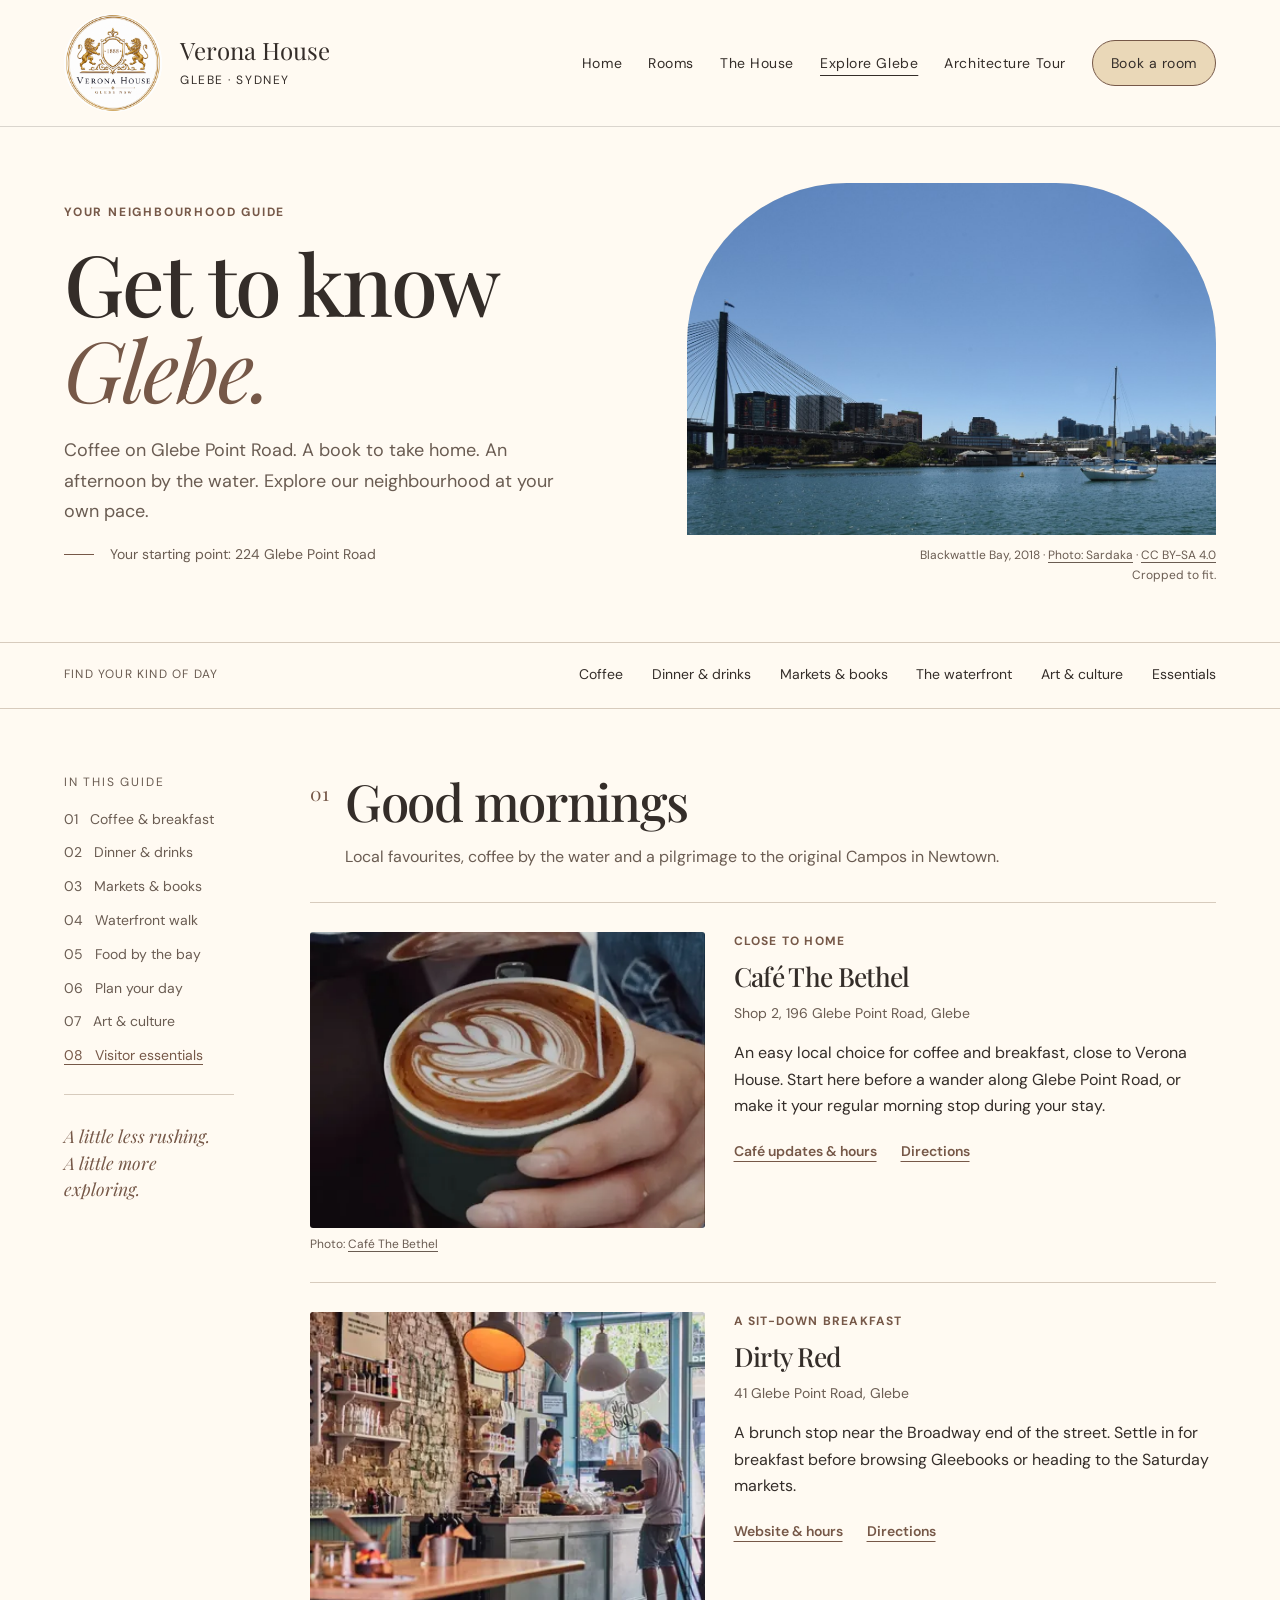
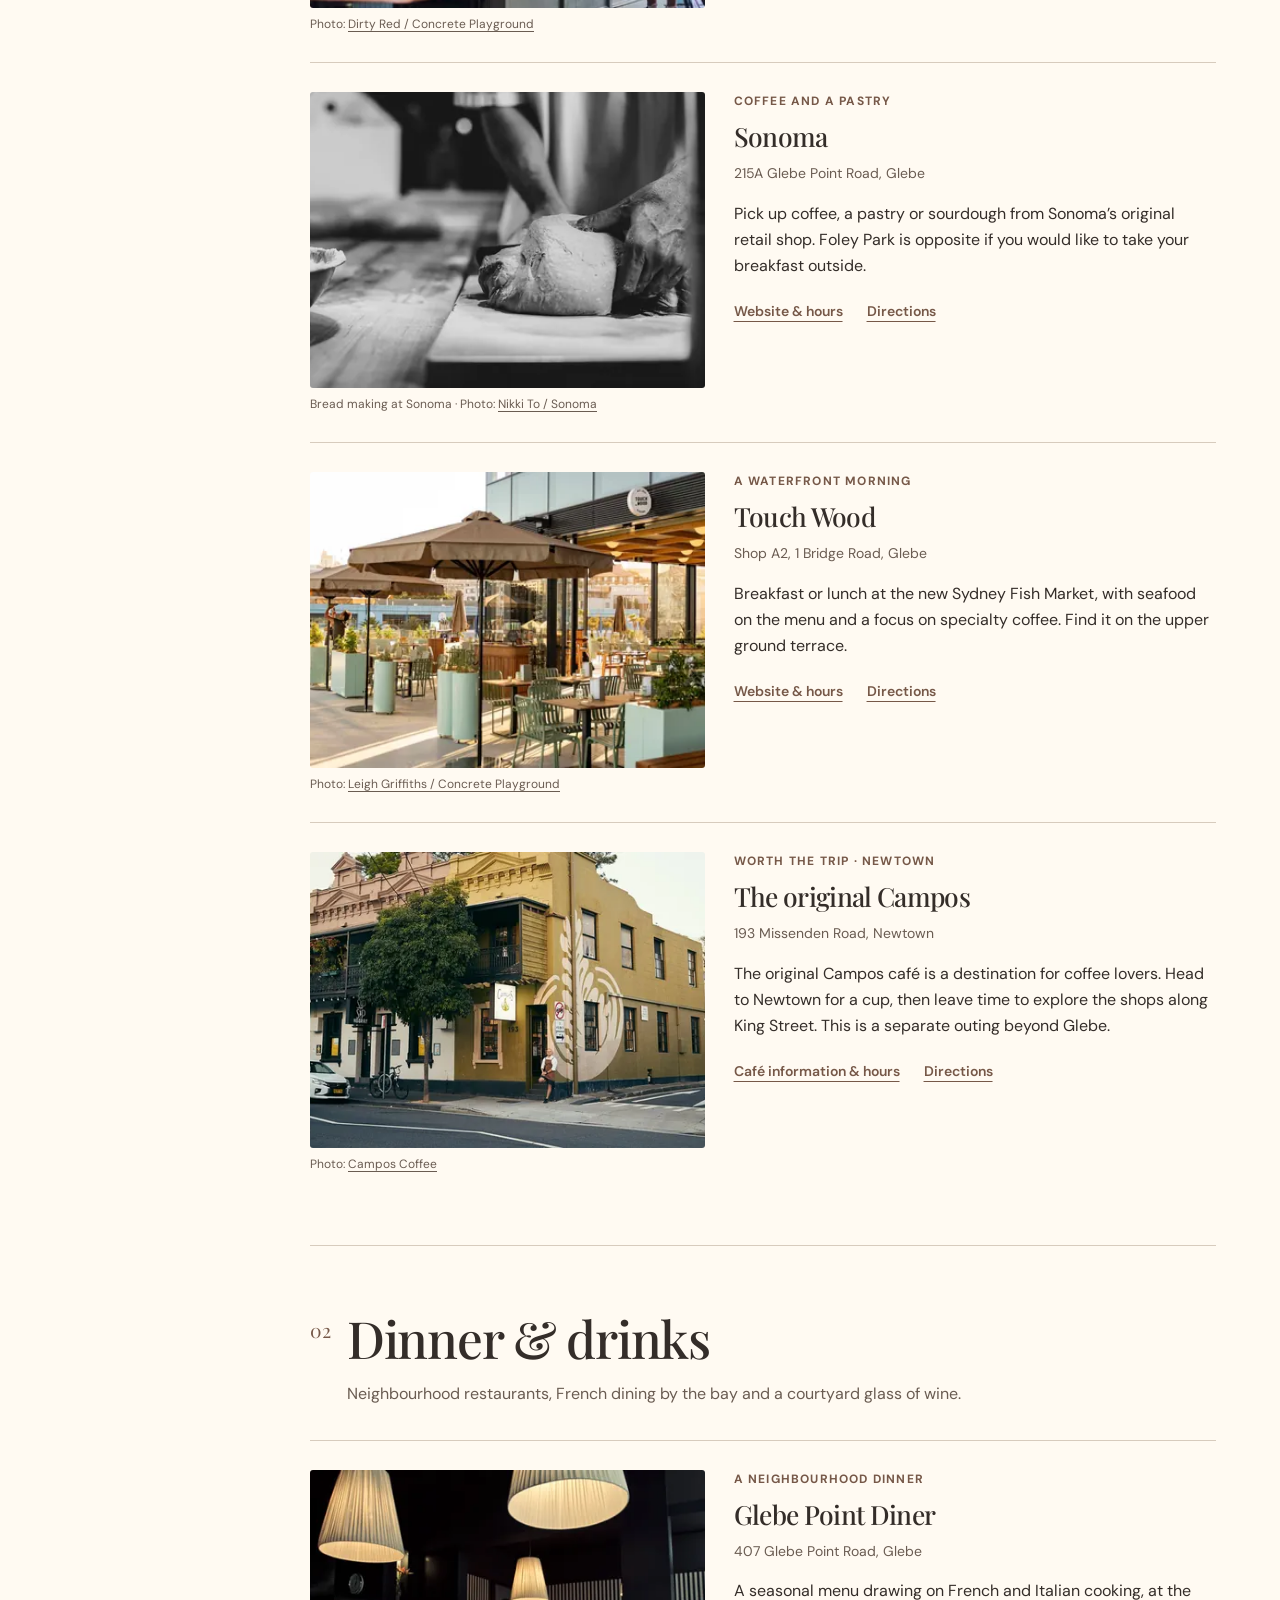
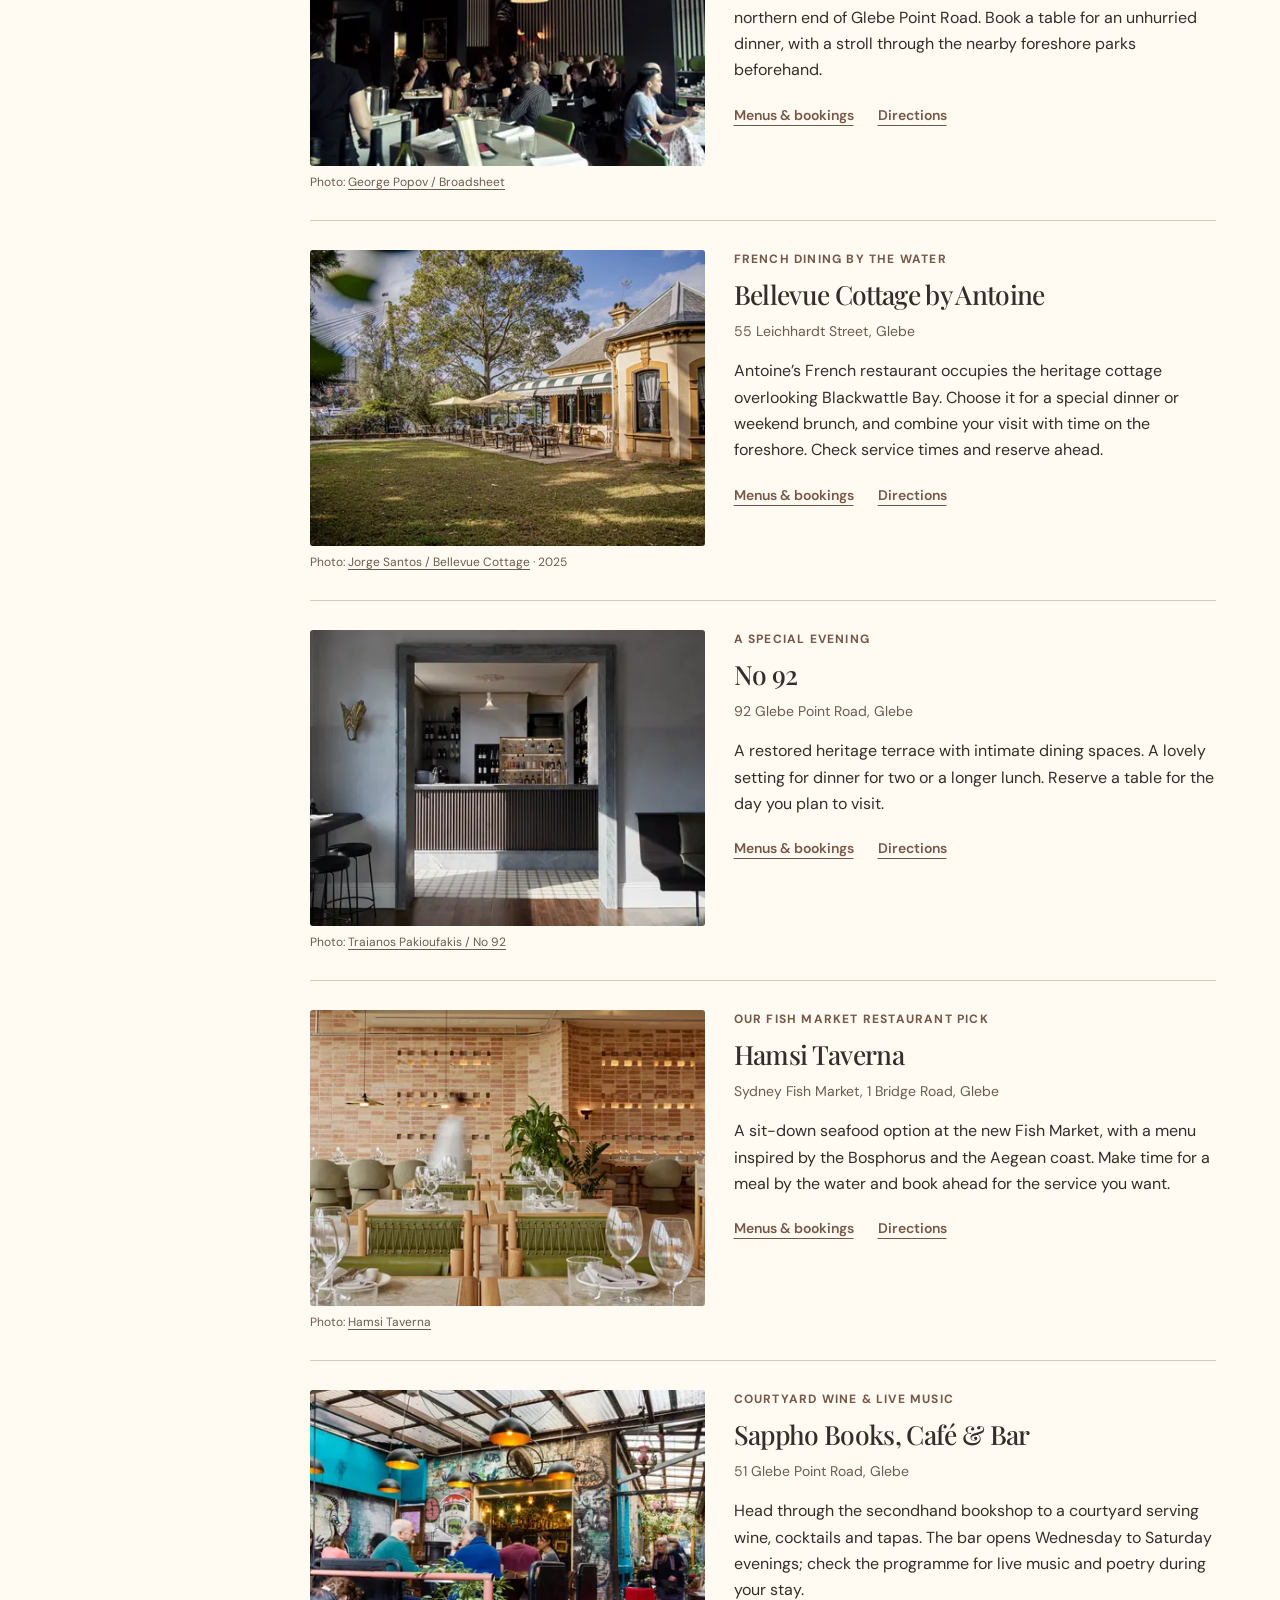
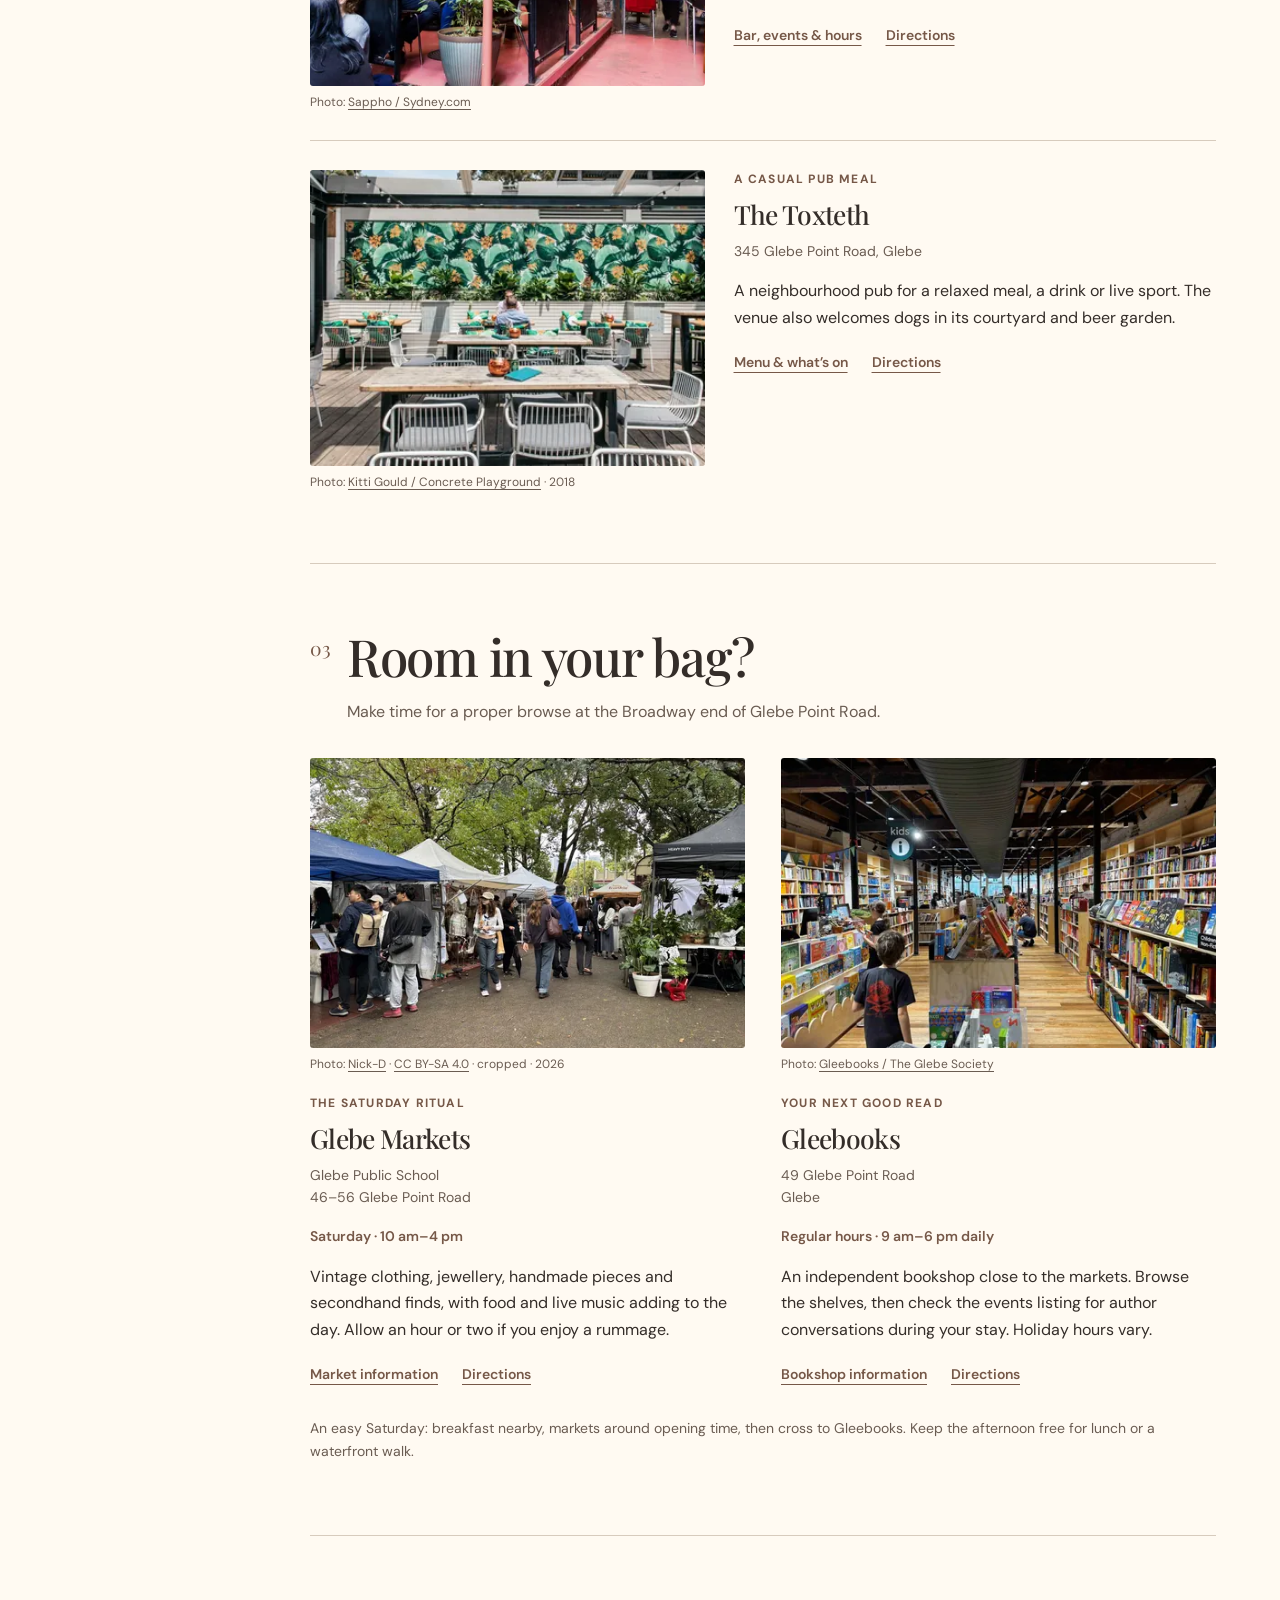
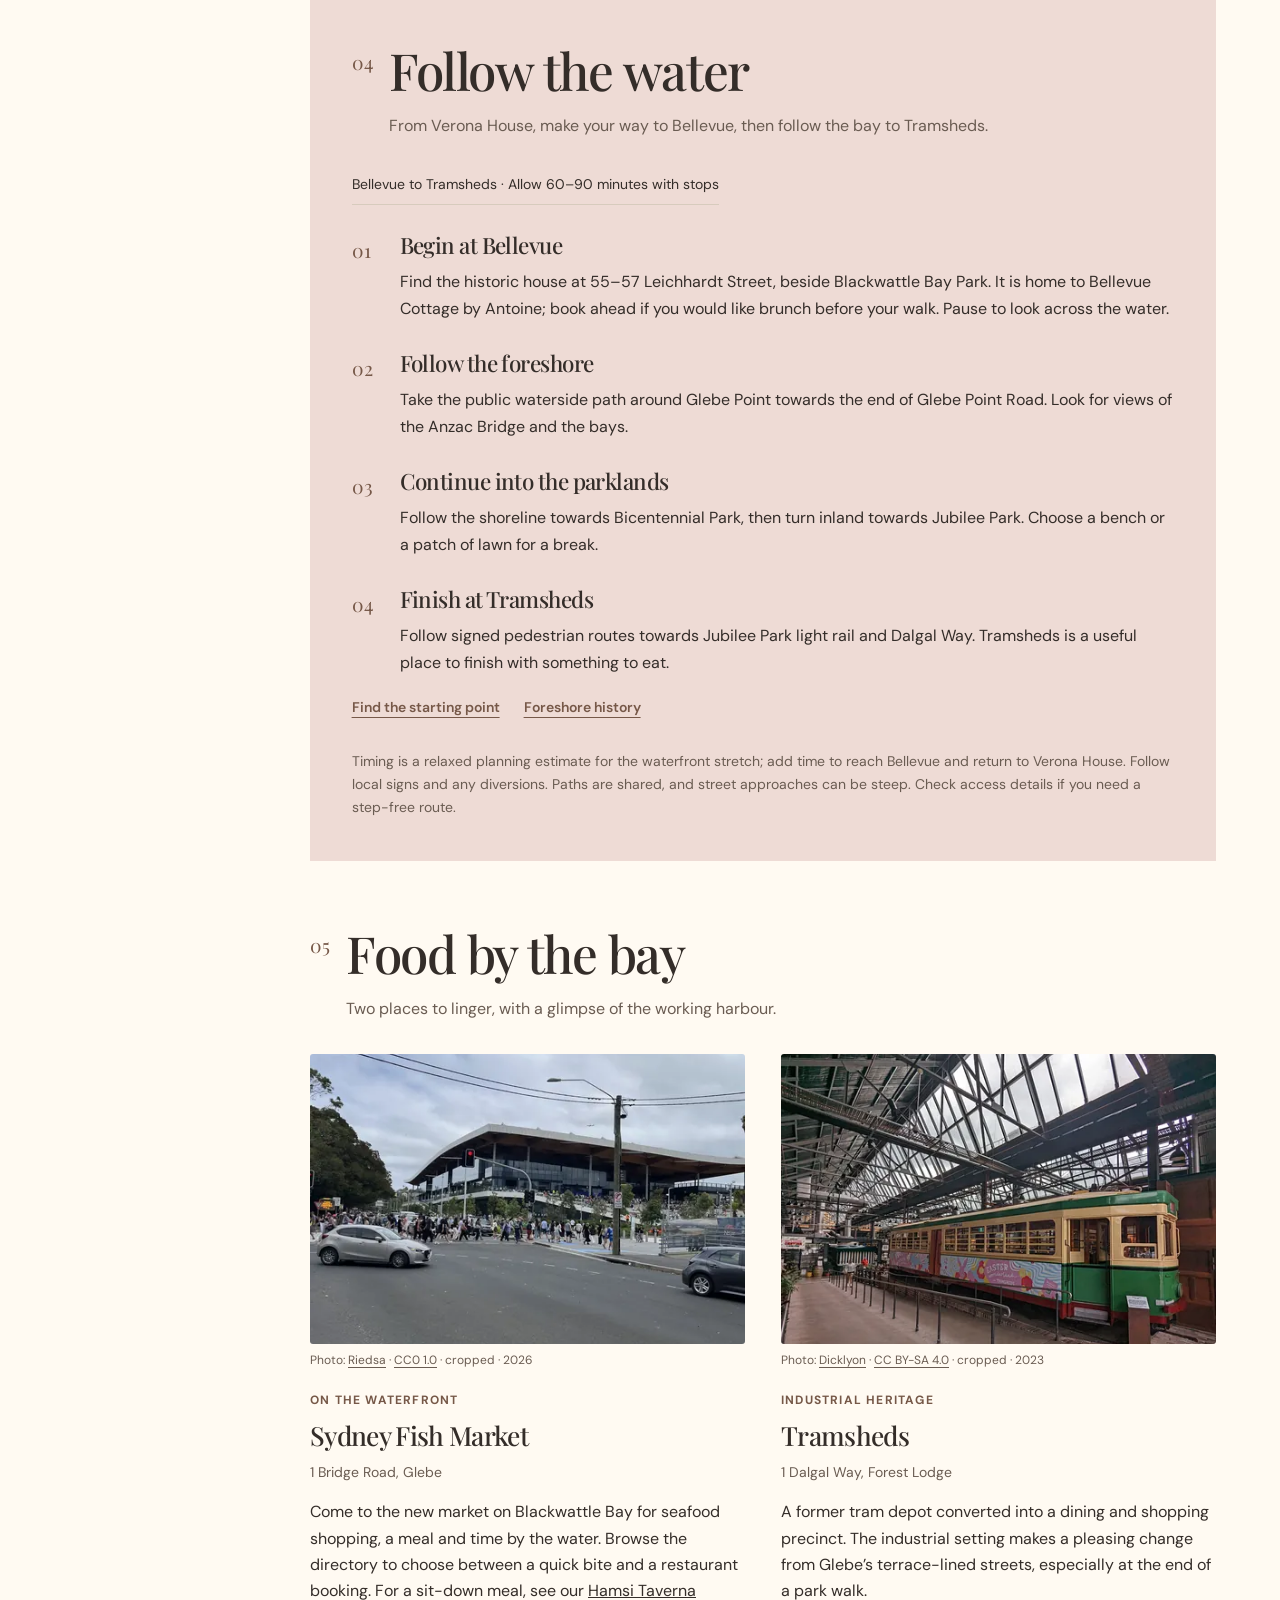
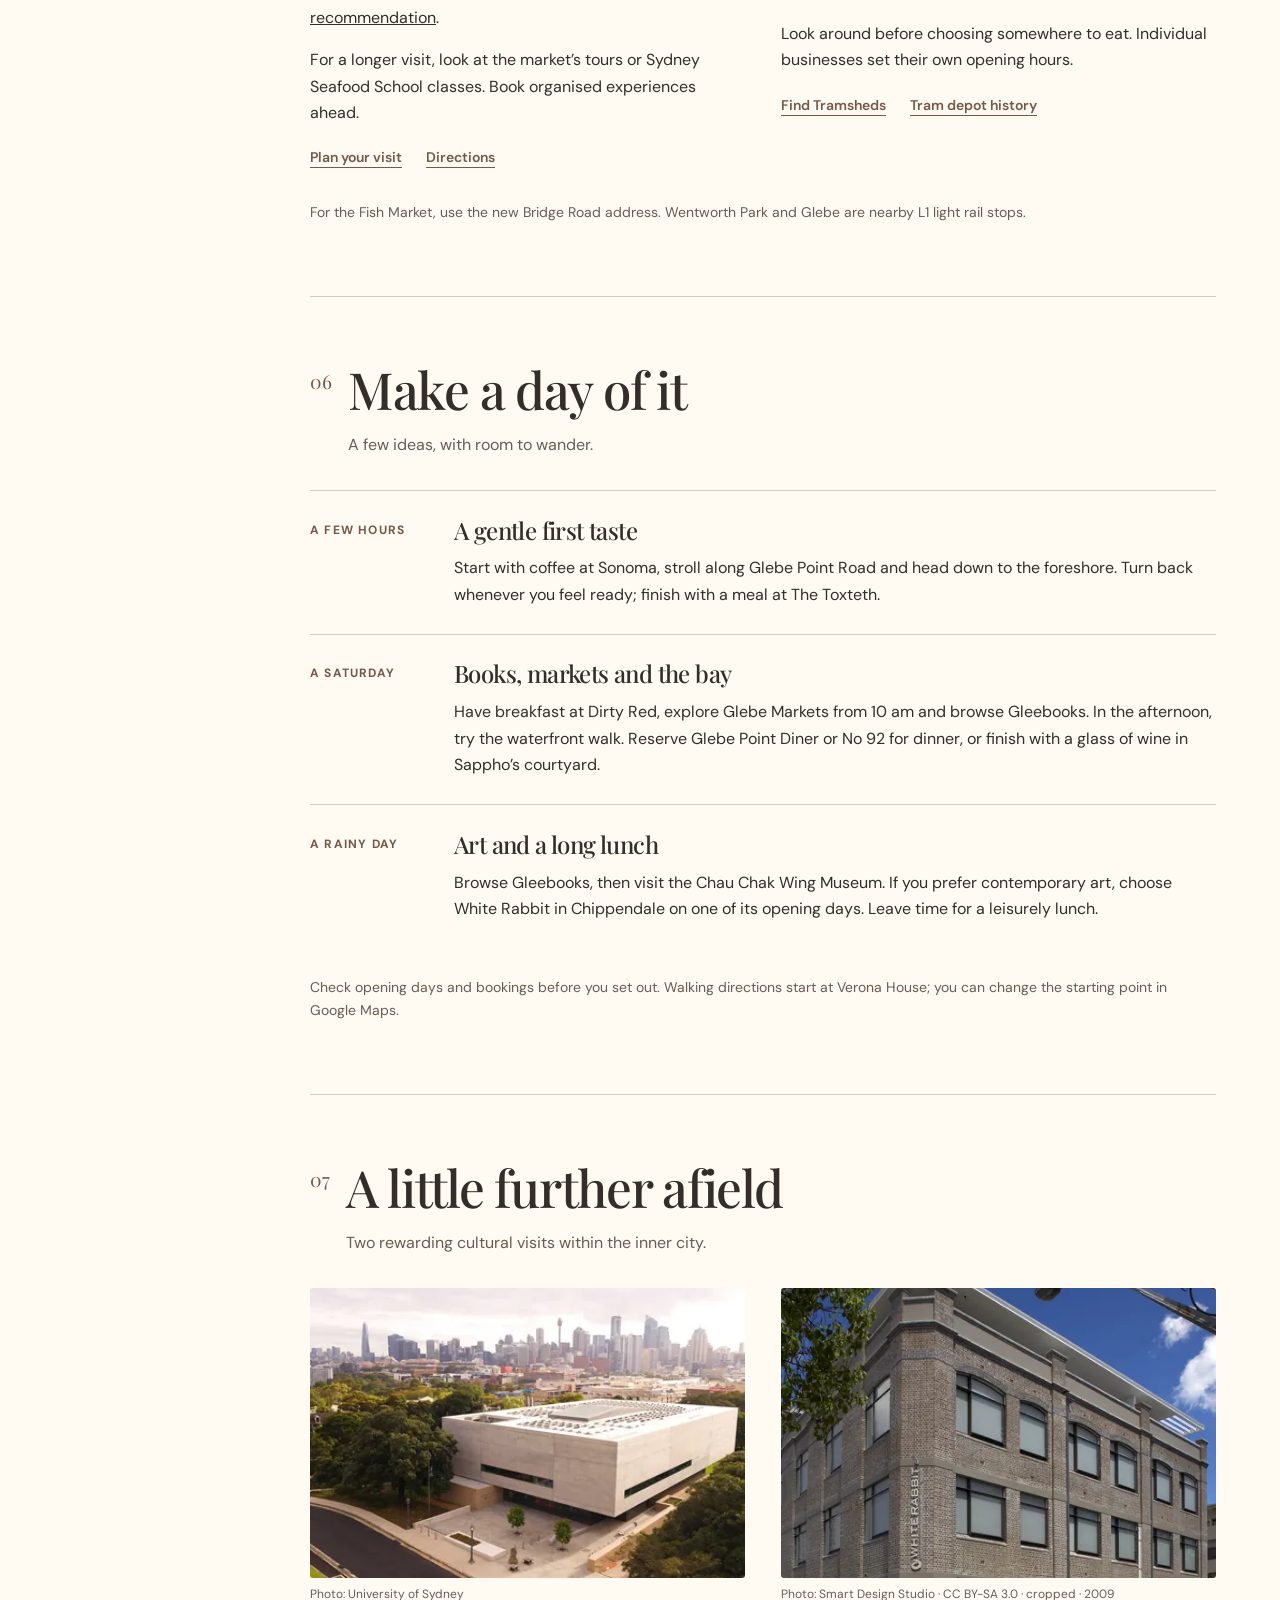
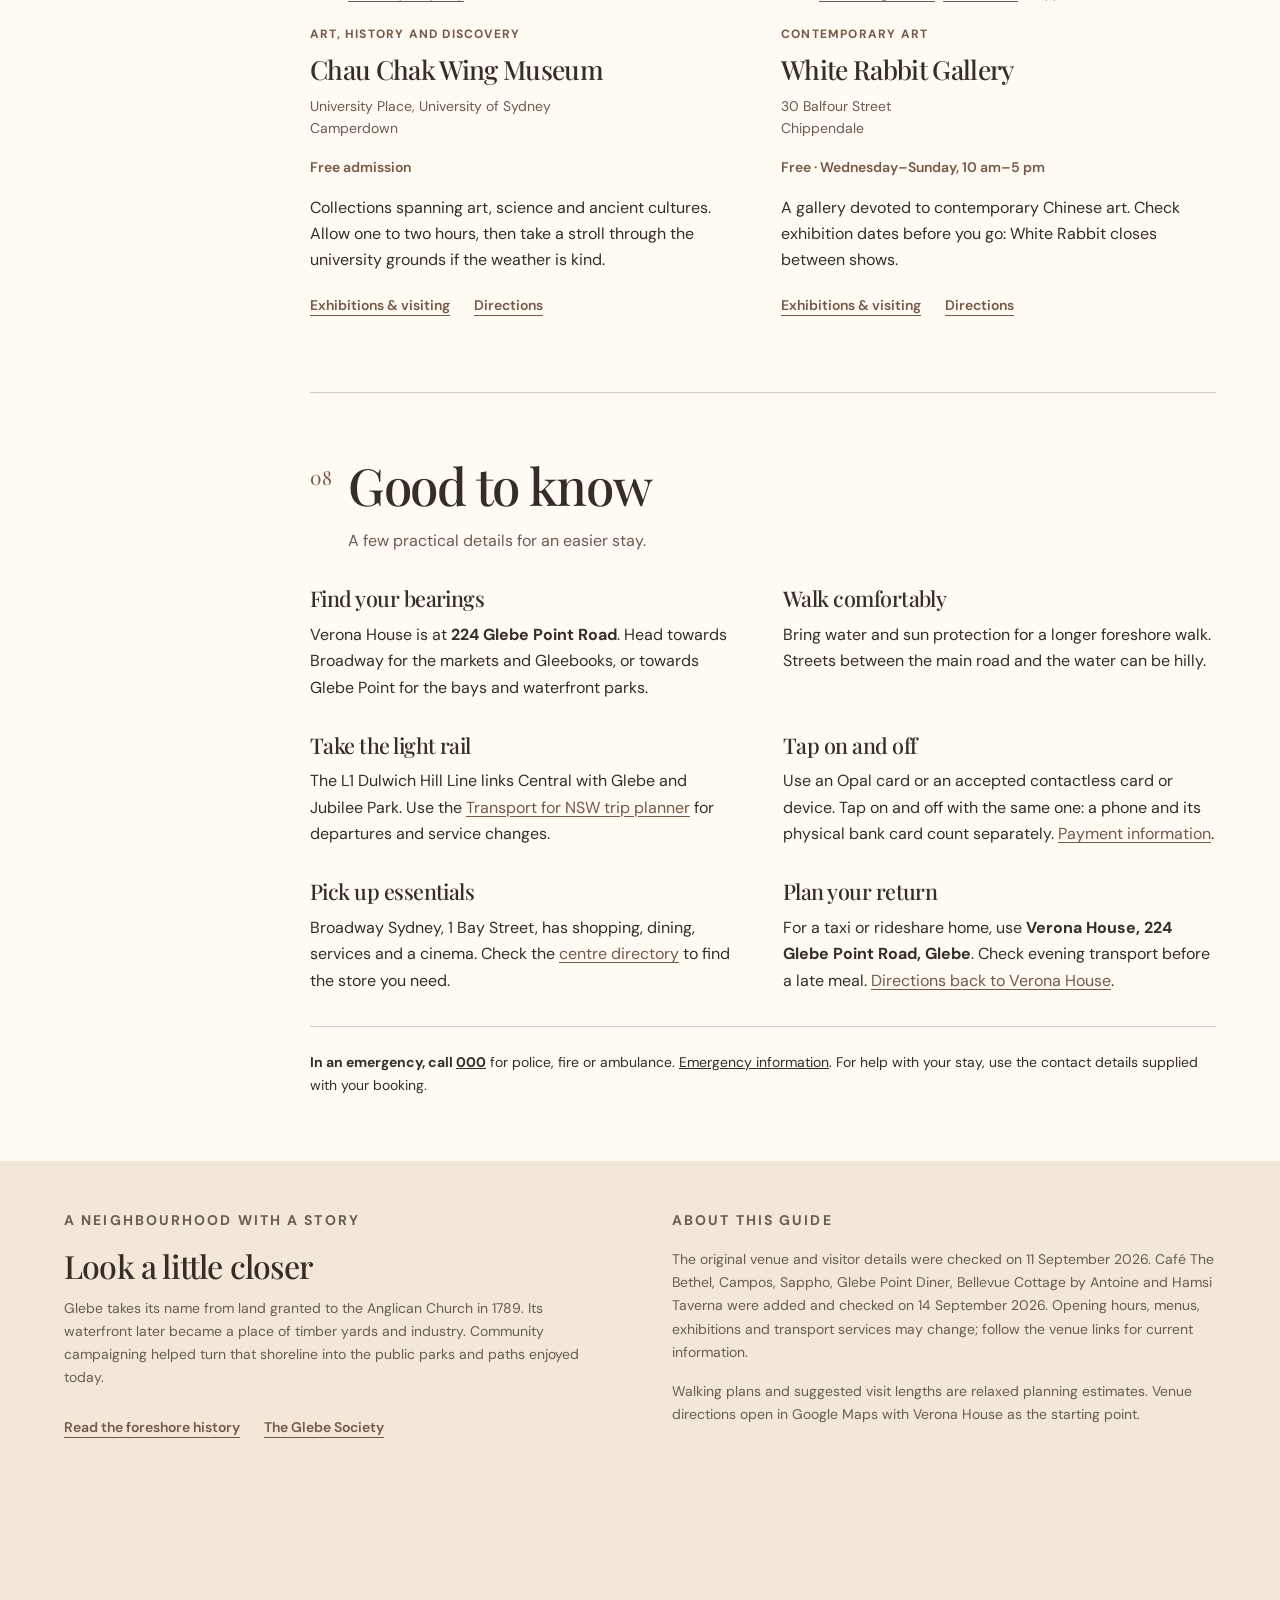
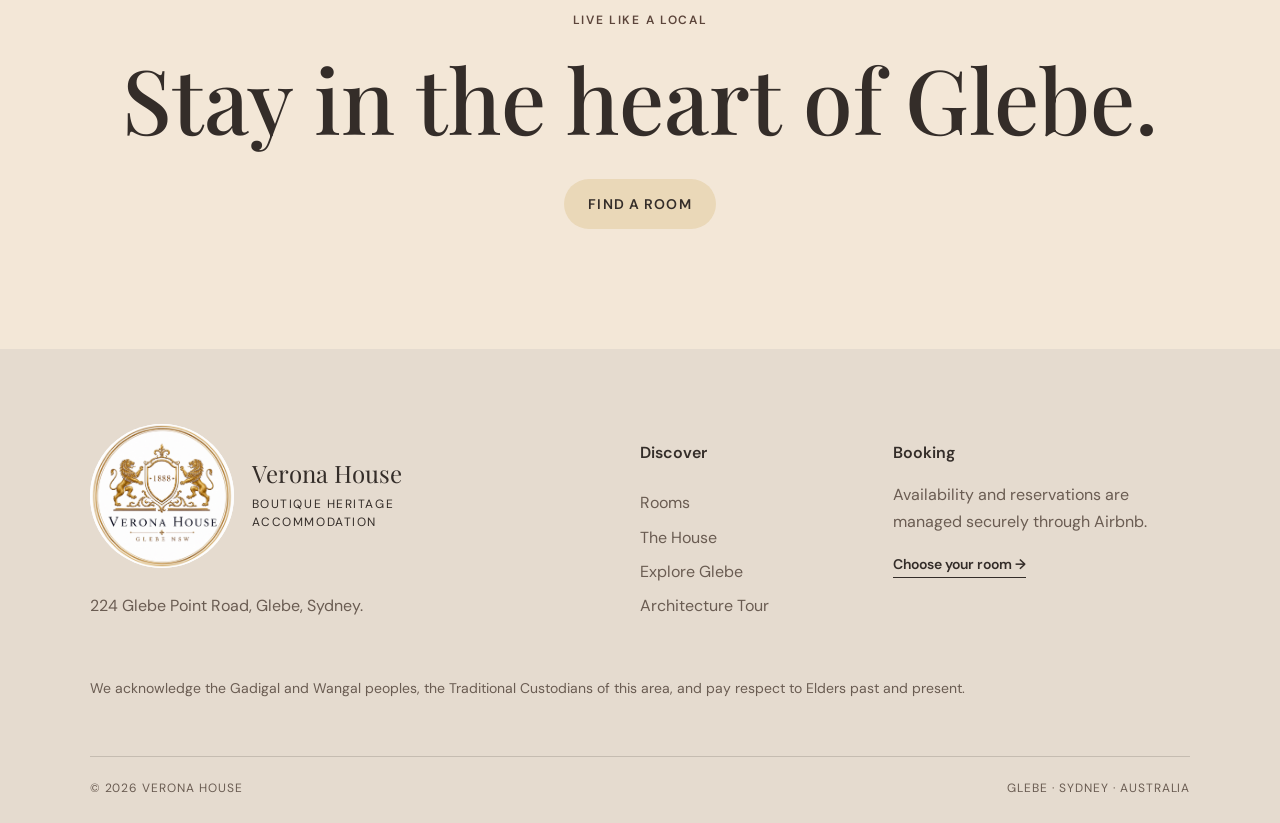
<file: glebe.html>
<!doctype html>
<html lang="en-AU">
<head>
<meta charset="utf-8">
<meta name="viewport" content="width=device-width,initial-scale=1">
<meta name="theme-color" content="#fffaf2">
<link rel="preconnect" href="https://fonts.googleapis.com">
<link rel="preconnect" href="https://fonts.gstatic.com" crossorigin>
<link href="https://fonts.googleapis.com/css2?family=DM+Sans:wght@400;500;600&family=Playfair+Display:wght@500;600&display=swap" rel="stylesheet">
<link rel="stylesheet" href="styles.css?v=20261011-tour">
<script defer src="script.js"></script>

<title>Explore Glebe | Verona House</title>
<meta name="description" content="Explore Glebe from Verona House: cafés, restaurants, markets, waterfront walks, Sydney University, RPA Hospital and easy transport to the CBD.">
<link rel="icon" type="image/jpeg" href="assets/verona-house-logo.jpeg">
<link rel="apple-touch-icon" href="assets/verona-house-logo.jpeg">
<link rel="stylesheet" href="guide.css?v=20261007-cream">
</head>
<body>
<a class="skip-link" href="#main-content">Skip to content</a>
<header class="site-header site-header--solid">
<a class="brand" href="index.html" aria-label="Verona House home">
  <img class="brand__logo" src="assets/verona-house-logo.jpeg" alt="Verona House crest — Glebe NSW, established 1888" width="1254" height="1254">
  <span class="brand__text">Verona House<small>Glebe · Sydney</small></span>
</a>
<button class="menu-toggle" aria-label="Open navigation" aria-expanded="false" aria-controls="site-nav"><span></span><span></span></button>
<nav class="site-nav" aria-label="Primary navigation" id="site-nav">
  <a href="index.html">Home</a>
  <a href="rooms.html">Rooms</a>
  <a href="house.html">The House</a>
  <a href="glebe.html" aria-current="page">Explore Glebe</a>
  <a href="architecture-tour.html">Architecture Tour</a>
  <a class="nav-book" href="rooms.html">Book a room</a>
</nav>
</header>
<main id="main-content">
<div class="vg" id="verona-guide">

<div class="vg-wrap vg-hero">
<div><p class="vg-eyebrow">Your neighbourhood guide</p><h1>Get to know<br><em>Glebe.</em></h1><p class="vg-lead">Coffee on Glebe Point Road. A book to take home. An afternoon by the water. Explore our neighbourhood at your own pace.</p><p class="vg-intro-note"><span aria-hidden="true"></span><span>Your starting point: 224 Glebe Point Road</span></p></div>
<figure><img class="vg-hero-image" src="assets/glebe-waterfront.jpg" alt="Boats on Blackwattle Bay, with Anzac Bridge and Sydney’s skyline viewed from Glebe" width="1800" height="787" fetchpriority="high"><figcaption class="vg-photo-note" id="photo-credit">Blackwattle Bay, 2018 · <a href="https://commons.wikimedia.org/wiki/File:%281%29Blackwattle_Bay_Sydney-1.jpg" target="_blank" rel="noopener noreferrer">Photo: Sardaka</a> · <a href="https://creativecommons.org/licenses/by-sa/4.0/" target="_blank" rel="noopener noreferrer">CC BY-SA 4.0</a><br>Cropped to fit.</figcaption></figure>
</div>
<nav class="vg-jump" aria-label="Quick guide navigation"><div class="vg-wrap vg-jump-inner"><span class="vg-jump-label">Find your kind of day</span><a href="#coffee">Coffee</a><a href="#dining">Dinner &amp; drinks</a><a href="#browse">Markets &amp; books</a><a href="#waterfront">The waterfront</a><a href="#culture">Art &amp; culture</a><a href="#essentials">Essentials</a></div></nav>
<div class="vg-wrap vg-layout">
<aside class="vg-aside"><p class="vg-aside-label">IN THIS GUIDE</p><nav aria-label="Guide sections"><a href="#coffee">01 &nbsp; Coffee &amp; breakfast</a><a href="#dining">02 &nbsp; Dinner &amp; drinks</a><a href="#browse">03 &nbsp; Markets &amp; books</a><a href="#waterfront">04 &nbsp; Waterfront walk</a><a href="#precincts">05 &nbsp; Food by the bay</a><a href="#your-day">06 &nbsp; Plan your day</a><a href="#culture">07 &nbsp; Art &amp; culture</a><a href="#essentials">08 &nbsp; Visitor essentials</a></nav><div class="vg-aside-line"></div><p>A little less rushing.<br>A little more exploring.</p></aside>
<div id="guide-content">
<section class="vg-section" id="coffee" aria-labelledby="coffee-title"><div class="vg-section-head"><span class="vg-section-no">01</span><div><h2 id="coffee-title">Good mornings</h2><p class="vg-section-intro">Local favourites, coffee by the water and a pilgrimage to the original Campos in Newtown.</p></div></div>
<article class="vg-venue vg-illustrated" id="cafe-the-bethel" data-venue-photo="cafe-the-bethel"><figure class="vg-venue-photo"><img src="assets/places/cafe-the-bethel.webp" srcset="assets/places/cafe-the-bethel-small.webp 480w, assets/places/cafe-the-bethel.webp 720w" sizes="(max-width:760px) calc(100vw - 40px), (max-width:1100px) 240px, 380px" alt="Latte art being poured at Café The Bethel." width="720" height="1280" loading="lazy" decoding="async" style="object-position:center"><figcaption class="vg-photo-caption">Photo: <a href="https://www.facebook.com/cafethebethel/videos/crafted-with-care-cafe-the-bethelmon-sat-6am-3pm-sun-7am-2pmshop-2196-glebe-poin/1667656084339485/" target="_blank" rel="noopener noreferrer">Café The Bethel</a></figcaption></figure><div class="vg-venue-copy"><div class="vg-venue-heading"><p class="vg-use">Close to home</p><h3>Café The Bethel</h3><p class="vg-address">Shop 2, 196 Glebe Point Road, Glebe</p></div><div class="vg-venue-description"><p>An easy local choice for coffee and breakfast, close to Verona House. Start here before a wander along Glebe Point Road, or make it your regular morning stop during your stay.</p><div class="vg-links"><a href="https://www.instagram.com/cafethebethel_glebe/" target="_blank" rel="noopener noreferrer">Café updates &amp; hours</a><a href="https://www.google.com/maps/dir/?api=1&amp;origin=Verona+House+224+Glebe+Point+Road+Glebe+NSW+2037+Australia&amp;destination=Cafe+The+Bethel+Shop+2+196+Glebe+Point+Road+Glebe+NSW&amp;travelmode=walking" target="_blank" rel="noopener noreferrer" aria-label="Walking directions from Verona House to Café The Bethel">Directions</a></div></div></div></article>
<article class="vg-venue vg-illustrated" data-venue-photo="dirty-red-glebe"><figure class="vg-venue-photo"><img src="assets/places/dirty-red-glebe.webp" srcset="assets/places/dirty-red-glebe-small.webp 480w, assets/places/dirty-red-glebe.webp 960w" sizes="(max-width:760px) calc(100vw - 40px), (max-width:1100px) 240px, 380px" alt="The café counter and sunlit front windows inside Dirty Red Glebe." width="960" height="540" loading="lazy" decoding="async" style="object-position:center"><figcaption class="vg-photo-caption">Photo: <a href="https://concreteplayground.com/sydney/restaurants/dirty-red" target="_blank" rel="noopener noreferrer">Dirty Red / Concrete Playground</a></figcaption></figure><div class="vg-venue-copy"><div class="vg-venue-heading"><p class="vg-use">A sit-down breakfast</p><h3>Dirty Red</h3><p class="vg-address">41 Glebe Point Road, Glebe</p></div><div class="vg-venue-description"><p>A brunch stop near the Broadway end of the street. Settle in for breakfast before browsing Gleebooks or heading to the Saturday markets.</p><div class="vg-links"><a href="https://dirtyred.com.au/dirty-red-glebe/" target="_blank" rel="noopener noreferrer">Website &amp; hours</a><a data-map="Dirty Red 41 Glebe Point Road Glebe" href="https://www.google.com/maps/dir/?api=1&amp;origin=Verona+House+224+Glebe+Point+Road+Glebe+NSW+2037+Australia&amp;destination=Dirty+Red+41+Glebe+Point+Road+Glebe&amp;travelmode=walking" target="_blank" rel="noopener noreferrer" aria-label="Directions to Dirty Red">Directions</a></div></div></div></article>
<article class="vg-venue vg-illustrated" data-venue-photo="sonoma-glebe"><figure class="vg-venue-photo"><img src="assets/places/sonoma-glebe.webp" srcset="assets/places/sonoma-glebe-small.webp 480w, assets/places/sonoma-glebe.webp 960w" sizes="(max-width:760px) calc(100vw - 40px), (max-width:1100px) 240px, 380px" alt="A Sonoma baker working bread dough, from Sonoma’s official Glebe page." width="960" height="640" loading="lazy" decoding="async" style="object-position:center"><figcaption class="vg-photo-caption">Bread making at Sonoma · Photo: <a href="https://sonomabakery.com/locations/glebe" target="_blank" rel="noopener noreferrer">Nikki To / Sonoma</a></figcaption></figure><div class="vg-venue-copy"><div class="vg-venue-heading"><p class="vg-use">Coffee and a pastry</p><h3>Sonoma</h3><p class="vg-address">215A Glebe Point Road, Glebe</p></div><div class="vg-venue-description"><p>Pick up coffee, a pastry or sourdough from Sonoma’s original retail shop. Foley Park is opposite if you would like to take your breakfast outside.</p><div class="vg-links"><a href="https://sonomabakery.com/locations/glebe" target="_blank" rel="noopener noreferrer">Website &amp; hours</a><a href="https://www.google.com/maps/dir/?api=1&amp;origin=Verona+House+224+Glebe+Point+Road+Glebe+NSW+2037+Australia&amp;destination=Sonoma+215A+Glebe+Point+Road+Glebe&amp;travelmode=walking" target="_blank" rel="noopener noreferrer" aria-label="Directions to Sonoma Glebe">Directions</a></div></div></div></article>
<article class="vg-venue vg-illustrated" data-venue-photo="touch-wood"><figure class="vg-venue-photo"><img src="assets/places/touch-wood.webp" srcset="assets/places/touch-wood-small.webp 480w, assets/places/touch-wood.webp 960w" sizes="(max-width:760px) calc(100vw - 40px), (max-width:1100px) 240px, 380px" alt="Touch Wood’s sunny outdoor terrace and entrance at the new Sydney Fish Market." width="960" height="540" loading="lazy" decoding="async" style="object-position:center"><figcaption class="vg-photo-caption">Photo: <a href="https://concreteplayground.com/sydney/restaurants/touch-wood" target="_blank" rel="noopener noreferrer">Leigh Griffiths / Concrete Playground</a></figcaption></figure><div class="vg-venue-copy"><div class="vg-venue-heading"><p class="vg-use">A waterfront morning</p><h3>Touch Wood</h3><p class="vg-address">Shop A2, 1 Bridge Road, Glebe</p></div><div class="vg-venue-description"><p>Breakfast or lunch at the new Sydney Fish Market, with seafood on the menu and a focus on specialty coffee. Find it on the upper ground terrace.</p><div class="vg-links"><a href="https://touchwoodsydney.com.au/" target="_blank" rel="noopener noreferrer">Website &amp; hours</a><a href="https://www.google.com/maps/dir/?api=1&amp;origin=Verona+House+224+Glebe+Point+Road+Glebe+NSW+2037+Australia&amp;destination=Touch+Wood+Sydney+Fish+Market+Glebe&amp;travelmode=walking" target="_blank" rel="noopener noreferrer" aria-label="Directions to Touch Wood">Directions</a></div></div></div></article>
<article class="vg-venue vg-illustrated" id="campos-newtown" data-venue-photo="campos-newtown"><figure class="vg-venue-photo"><img src="assets/places/campos-newtown.webp" srcset="assets/places/campos-newtown-small.webp 480w, assets/places/campos-newtown.webp 960w" sizes="(max-width:760px) calc(100vw - 40px), (max-width:1100px) 240px, 380px" alt="The original Campos Coffee café on the corner at 193 Missenden Road, Newtown." width="960" height="640" loading="lazy" decoding="async" style="object-position:center"><figcaption class="vg-photo-caption">Photo: <a href="https://www.camposcoffee.com/flagships/" target="_blank" rel="noopener noreferrer">Campos Coffee</a></figcaption></figure><div class="vg-venue-copy"><div class="vg-venue-heading"><p class="vg-use">Worth the trip · Newtown</p><h3>The original Campos</h3><p class="vg-address">193 Missenden Road, Newtown</p></div><div class="vg-venue-description"><p>The original Campos café is a destination for coffee lovers. Head to Newtown for a cup, then leave time to explore the shops along King Street. This is a separate outing beyond Glebe.</p><div class="vg-links"><a href="https://www.camposcoffee.com/flagships/" target="_blank" rel="noopener noreferrer">Café information &amp; hours</a><a href="https://www.google.com/maps/dir/?api=1&amp;origin=Verona+House+224+Glebe+Point+Road+Glebe+NSW+2037+Australia&amp;destination=Campos+Coffee+193+Missenden+Road+Newtown+NSW&amp;travelmode=walking" target="_blank" rel="noopener noreferrer" aria-label="Walking directions from Verona House to The original Campos">Directions</a></div></div></div></article>
</section>
<section class="vg-section" id="dining" aria-labelledby="dining-title"><div class="vg-section-head"><span class="vg-section-no">02</span><div><h2 id="dining-title">Dinner &amp; drinks</h2><p class="vg-section-intro">Neighbourhood restaurants, French dining by the bay and a courtyard glass of wine.</p></div></div>
<article class="vg-venue vg-illustrated" id="glebe-point-diner" data-venue-photo="glebe-point-diner"><figure class="vg-venue-photo"><img src="assets/places/glebe-point-diner.webp" srcset="assets/places/glebe-point-diner-small.webp 480w, assets/places/glebe-point-diner.webp 860w" sizes="(max-width:760px) calc(100vw - 40px), (max-width:1100px) 240px, 380px" alt="Diners beneath pendant lamps in the striped dining room at Glebe Point Diner." width="860" height="600" loading="lazy" decoding="async" style="object-position:center"><figcaption class="vg-photo-caption">Photo: <a href="https://www.broadsheet.com.au/sydney/glebe/cafes/glebe-point-diner" target="_blank" rel="noopener noreferrer">George Popov / Broadsheet</a></figcaption></figure><div class="vg-venue-copy"><div class="vg-venue-heading"><p class="vg-use">A neighbourhood dinner</p><h3>Glebe Point Diner</h3><p class="vg-address">407 Glebe Point Road, Glebe</p></div><div class="vg-venue-description"><p>A seasonal menu drawing on French and Italian cooking, at the northern end of Glebe Point Road. Book a table for an unhurried dinner, with a stroll through the nearby foreshore parks beforehand.</p><div class="vg-links"><a href="https://glebepointdiner.com.au/" target="_blank" rel="noopener noreferrer">Menus &amp; bookings</a><a href="https://www.google.com/maps/dir/?api=1&amp;origin=Verona+House+224+Glebe+Point+Road+Glebe+NSW+2037+Australia&amp;destination=Glebe+Point+Diner+407+Glebe+Point+Road+Glebe+NSW&amp;travelmode=walking" target="_blank" rel="noopener noreferrer" aria-label="Walking directions from Verona House to Glebe Point Diner">Directions</a></div></div></div></article>
<article class="vg-venue vg-illustrated" id="bellevue-by-antoine" data-venue-photo="bellevue-cottage"><figure class="vg-venue-photo"><img src="assets/places/bellevue-cottage.webp" srcset="assets/places/bellevue-cottage-small.webp 480w, assets/places/bellevue-cottage.webp 960w" sizes="(max-width:760px) calc(100vw - 40px), (max-width:1100px) 240px, 380px" alt="Bellevue Cottage and its outdoor dining terrace beside the lawn in Glebe." width="960" height="640" loading="lazy" decoding="async" style="object-position:center"><figcaption class="vg-photo-caption">Photo: <a href="https://bellevuecottage.com.au/" target="_blank" rel="noopener noreferrer">Jorge Santos / Bellevue Cottage</a> · 2025</figcaption></figure><div class="vg-venue-copy"><div class="vg-venue-heading"><p class="vg-use">French dining by the water</p><h3>Bellevue Cottage by Antoine</h3><p class="vg-address">55 Leichhardt Street, Glebe</p></div><div class="vg-venue-description"><p>Antoine’s French restaurant occupies the heritage cottage overlooking Blackwattle Bay. Choose it for a special dinner or weekend brunch, and combine your visit with time on the foreshore. Check service times and reserve ahead.</p><div class="vg-links"><a href="https://bellevuecottage.com.au/" target="_blank" rel="noopener noreferrer">Menus &amp; bookings</a><a href="https://www.google.com/maps/dir/?api=1&amp;origin=Verona+House+224+Glebe+Point+Road+Glebe+NSW+2037+Australia&amp;destination=Bellevue+Cottage+by+Antoine+55+Leichhardt+Street+Glebe+NSW&amp;travelmode=walking" target="_blank" rel="noopener noreferrer" aria-label="Walking directions from Verona House to Bellevue Cottage by Antoine">Directions</a></div></div></div></article>
<article class="vg-venue vg-illustrated" data-venue-photo="no92"><figure class="vg-venue-photo"><img src="assets/places/no92.webp" srcset="assets/places/no92-small.webp 480w, assets/places/no92.webp 960w" sizes="(max-width:760px) calc(100vw - 40px), (max-width:1100px) 240px, 380px" alt="View through the pale blue dining room to the ribbed bar counter at No92 in Glebe." width="960" height="684" loading="lazy" decoding="async" style="object-position:center"><figcaption class="vg-photo-caption">Photo: <a href="https://no92gpr.com.au/" target="_blank" rel="noopener noreferrer">Traianos Pakioufakis / No 92</a></figcaption></figure><div class="vg-venue-copy"><div class="vg-venue-heading"><p class="vg-use">A special evening</p><h3>No 92</h3><p class="vg-address">92 Glebe Point Road, Glebe</p></div><div class="vg-venue-description"><p>A restored heritage terrace with intimate dining spaces. A lovely setting for dinner for two or a longer lunch. Reserve a table for the day you plan to visit.</p><div class="vg-links"><a href="https://www.no92gpr.com.au/" target="_blank" rel="noopener noreferrer">Menus &amp; bookings</a><a href="https://www.google.com/maps/dir/?api=1&amp;origin=Verona+House+224+Glebe+Point+Road+Glebe+NSW+2037+Australia&amp;destination=No+92+92+Glebe+Point+Road+Glebe&amp;travelmode=walking" target="_blank" rel="noopener noreferrer" aria-label="Directions to No 92">Directions</a></div></div></div></article>
<article class="vg-venue vg-illustrated" id="hamsi-taverna" data-venue-photo="hamsi-taverna"><figure class="vg-venue-photo"><img src="assets/places/hamsi-taverna.webp" srcset="assets/places/hamsi-taverna-small.webp 480w, assets/places/hamsi-taverna.webp 960w" sizes="(max-width:760px) calc(100vw - 40px), (max-width:1100px) 240px, 380px" alt="Sunlit dining room at Hamsi Taverna with green chairs, timber furniture and brickwork." width="960" height="668" loading="lazy" decoding="async" style="object-position:center"><figcaption class="vg-photo-caption">Photo: <a href="https://hamsitaverna.com.au/" target="_blank" rel="noopener noreferrer">Hamsi Taverna</a></figcaption></figure><div class="vg-venue-copy"><div class="vg-venue-heading"><p class="vg-use">Our Fish Market restaurant pick</p><h3>Hamsi Taverna</h3><p class="vg-address">Sydney Fish Market, 1 Bridge Road, Glebe</p></div><div class="vg-venue-description"><p>A sit-down seafood option at the new Fish Market, with a menu inspired by the Bosphorus and the Aegean coast. Make time for a meal by the water and book ahead for the service you want.</p><div class="vg-links"><a href="https://hamsitaverna.com.au/" target="_blank" rel="noopener noreferrer">Menus &amp; bookings</a><a href="https://www.google.com/maps/dir/?api=1&amp;origin=Verona+House+224+Glebe+Point+Road+Glebe+NSW+2037+Australia&amp;destination=Hamsi+Taverna+Sydney+Fish+Market+1+Bridge+Road+Glebe+NSW&amp;travelmode=walking" target="_blank" rel="noopener noreferrer" aria-label="Walking directions from Verona House to Hamsi Taverna">Directions</a></div></div></div></article>
<article class="vg-venue vg-illustrated" id="sappho-bar" data-venue-photo="sappho"><figure class="vg-venue-photo"><img src="assets/places/sappho.webp" srcset="assets/places/sappho-small.webp 480w, assets/places/sappho.webp 960w" sizes="(max-width:760px) calc(100vw - 40px), (max-width:1100px) 240px, 380px" alt="Customers in Sappho’s covered courtyard beside the bar, colourful graffiti and hanging lamps." width="960" height="640" loading="lazy" decoding="async" style="object-position:center"><figcaption class="vg-photo-caption">Photo: <a href="https://www.sydney.com/destinations/sydney/inner-sydney/glebe/food-and-drink/sappho-books-cafe-and-bar" target="_blank" rel="noopener noreferrer">Sappho / Sydney.com</a></figcaption></figure><div class="vg-venue-copy"><div class="vg-venue-heading"><p class="vg-use">Courtyard wine &amp; live music</p><h3>Sappho Books, Café &amp; Bar</h3><p class="vg-address">51 Glebe Point Road, Glebe</p></div><div class="vg-venue-description"><p>Head through the secondhand bookshop to a courtyard serving wine, cocktails and tapas. The bar opens Wednesday to Saturday evenings; check the programme for live music and poetry during your stay.</p><div class="vg-links"><a href="https://www.sapphobooks.com.au/sappho-bar/" target="_blank" rel="noopener noreferrer">Bar, events &amp; hours</a><a href="https://www.google.com/maps/dir/?api=1&amp;origin=Verona+House+224+Glebe+Point+Road+Glebe+NSW+2037+Australia&amp;destination=Sappho+Books+Cafe+and+Bar+51+Glebe+Point+Road+Glebe+NSW&amp;travelmode=walking" target="_blank" rel="noopener noreferrer" aria-label="Walking directions from Verona House to Sappho Books, Café &amp; Bar">Directions</a></div></div></div></article>
<article class="vg-venue vg-illustrated" data-venue-photo="toxteth"><figure class="vg-venue-photo"><img src="assets/places/toxteth.webp" srcset="assets/places/toxteth-small.webp 480w, assets/places/toxteth.webp 960w" sizes="(max-width:760px) calc(100vw - 40px), (max-width:1100px) 240px, 380px" alt="Sunny courtyard at The Toxteth with timber tables, green cushions and a tropical mural." width="960" height="540" loading="lazy" decoding="async" style="object-position:center"><figcaption class="vg-photo-caption">Photo: <a href="https://concreteplayground.com/sydney/bars/the-toxteth-hotel" target="_blank" rel="noopener noreferrer">Kitti Gould / Concrete Playground</a> · 2018</figcaption></figure><div class="vg-venue-copy"><div class="vg-venue-heading"><p class="vg-use">A casual pub meal</p><h3>The Toxteth</h3><p class="vg-address">345 Glebe Point Road, Glebe</p></div><div class="vg-venue-description"><p>A neighbourhood pub for a relaxed meal, a drink or live sport. The venue also welcomes dogs in its courtyard and beer garden.</p><div class="vg-links"><a href="https://toxtethhotel.com.au/" target="_blank" rel="noopener noreferrer">Menu &amp; what’s on</a><a href="https://www.google.com/maps/dir/?api=1&amp;origin=Verona+House+224+Glebe+Point+Road+Glebe+NSW+2037+Australia&amp;destination=The+Toxteth+345+Glebe+Point+Road+Glebe&amp;travelmode=walking" target="_blank" rel="noopener noreferrer" aria-label="Directions to The Toxteth">Directions</a></div></div></div></article>

</section>
<section class="vg-section" id="browse" aria-labelledby="browse-title"><div class="vg-section-head"><span class="vg-section-no">03</span><div><h2 id="browse-title">Room in your bag?</h2><p class="vg-section-intro">Make time for a proper browse at the Broadway end of Glebe Point Road.</p></div></div><div class="vg-two">
<article data-venue-photo="glebe-markets"><figure class="vg-venue-photo"><img src="assets/places/glebe-markets.webp" srcset="assets/places/glebe-markets-small.webp 480w, assets/places/glebe-markets.webp 960w" sizes="(max-width:760px) calc(100vw - 40px), (max-width:1100px) 240px, 380px" alt="Shoppers browsing Glebe Markets stalls beneath leafy trees." width="960" height="720" loading="lazy" decoding="async" style="object-position:center"><figcaption class="vg-photo-caption">Photo: <a href="https://commons.wikimedia.org/wiki/File:Part_of_Glebe_Markets_April_2026.jpg" target="_blank" rel="noopener noreferrer">Nick-D</a> · <a href="https://creativecommons.org/licenses/by-sa/4.0/" target="_blank" rel="noopener noreferrer">CC BY-SA 4.0</a> · cropped · 2026</figcaption></figure><p class="vg-use">The Saturday ritual</p><h3>Glebe Markets</h3><p class="vg-address">Glebe Public School<br>46–56 Glebe Point Road</p><p class="vg-meta">Saturday · 10 am–4 pm</p><p>Vintage clothing, jewellery, handmade pieces and secondhand finds, with food and live music adding to the day. Allow an hour or two if you enjoy a rummage.</p><div class="vg-links"><a href="https://glebemarkets.com.au/" target="_blank" rel="noopener noreferrer">Market information</a><a href="https://www.google.com/maps/dir/?api=1&amp;origin=Verona+House+224+Glebe+Point+Road+Glebe+NSW+2037+Australia&amp;destination=Glebe+Markets+Glebe+Public+School&amp;travelmode=walking" target="_blank" rel="noopener noreferrer" aria-label="Directions to Glebe Markets">Directions</a></div></article>
<article data-venue-photo="gleebooks"><figure class="vg-venue-photo"><img src="assets/places/gleebooks.webp" srcset="assets/places/gleebooks-small.webp 480w, assets/places/gleebooks.webp 900w" sizes="(max-width:760px) calc(100vw - 40px), (max-width:1100px) 240px, 380px" alt="Bookshelves and readers inside the renovated Gleebooks on Glebe Point Road." width="900" height="675" loading="lazy" decoding="async" style="object-position:center"><figcaption class="vg-photo-caption">Photo: <a href="https://glebesociety.org.au/gleebooks-renovated/" target="_blank" rel="noopener noreferrer">Gleebooks / The Glebe Society</a></figcaption></figure><p class="vg-use">Your next good read</p><h3>Gleebooks</h3><p class="vg-address">49 Glebe Point Road<br>Glebe</p><p class="vg-meta">Regular hours · 9 am–6 pm daily</p><p>An independent bookshop close to the markets. Browse the shelves, then check the events listing for author conversations during your stay. Holiday hours vary.</p><div class="vg-links"><a href="https://gleebooks.com.au/pages/13967-ContactUs" target="_blank" rel="noopener noreferrer">Bookshop information</a><a href="https://www.google.com/maps/dir/?api=1&amp;origin=Verona+House+224+Glebe+Point+Road+Glebe+NSW+2037+Australia&amp;destination=Gleebooks+49+Glebe+Point+Road+Glebe&amp;travelmode=walking" target="_blank" rel="noopener noreferrer" aria-label="Directions to Gleebooks">Directions</a></div></article>
</div><p class="vg-note">An easy Saturday: breakfast nearby, markets around opening time, then cross to Gleebooks. Keep the afternoon free for lunch or a waterfront walk.</p></section>
<section class="vg-section vg-walk" id="waterfront" aria-labelledby="walk-title"><div class="vg-section-head"><span class="vg-section-no">04</span><div><h2 id="walk-title">Follow the water</h2><p class="vg-section-intro">From Verona House, make your way to Bellevue, then follow the bay to Tramsheds.</p></div></div><p class="vg-walk-time">Bellevue to Tramsheds · Allow 60–90 minutes with stops</p><ol class="vg-steps"><li><h3>Begin at Bellevue</h3><p>Find the historic house at 55–57 Leichhardt Street, beside Blackwattle Bay Park. It is home to Bellevue Cottage by Antoine; book ahead if you would like brunch before your walk. Pause to look across the water.</p></li><li><h3>Follow the foreshore</h3><p>Take the public waterside path around Glebe Point towards the end of Glebe Point Road. Look for views of the Anzac Bridge and the bays.</p></li><li><h3>Continue into the parklands</h3><p>Follow the shoreline towards Bicentennial Park, then turn inland towards Jubilee Park. Choose a bench or a patch of lawn for a break.</p></li><li><h3>Finish at Tramsheds</h3><p>Follow signed pedestrian routes towards Jubilee Park light rail and Dalgal Way. Tramsheds is a useful place to finish with something to eat.</p></li></ol><div class="vg-links"><a href="https://www.google.com/maps/dir/?api=1&amp;origin=Verona+House+224+Glebe+Point+Road+Glebe+NSW+2037+Australia&amp;destination=Bellevue+55+Leichhardt+Street+Glebe&amp;travelmode=walking" target="_blank" rel="noopener noreferrer">Find the starting point</a><a href="https://www.cityofsydney.nsw.gov.au/histories-local-parks-playgrounds/history-glebe-foreshore-parks" target="_blank" rel="noopener noreferrer">Foreshore history</a></div><p class="vg-note">Timing is a relaxed planning estimate for the waterfront stretch; add time to reach Bellevue and return to Verona House. Follow local signs and any diversions. Paths are shared, and street approaches can be steep. Check access details if you need a step-free route.</p></section>
<section class="vg-section" id="precincts" aria-labelledby="precincts-title"><div class="vg-section-head"><span class="vg-section-no">05</span><div><h2 id="precincts-title">Food by the bay</h2><p class="vg-section-intro">Two places to linger, with a glimpse of the working harbour.</p></div></div><div class="vg-two"><article data-venue-photo="sydney-fish-market"><figure class="vg-venue-photo"><img src="assets/places/sydney-fish-market.webp" srcset="assets/places/sydney-fish-market-small.webp 480w, assets/places/sydney-fish-market.webp 960w" sizes="(max-width:760px) calc(100vw - 40px), (max-width:1100px) 240px, 380px" alt="Visitors outside the new Sydney Fish Market on Bridge Road, beneath its broad wave-shaped roof." width="960" height="720" loading="lazy" decoding="async" style="object-position:center"><figcaption class="vg-photo-caption">Photo: <a href="https://commons.wikimedia.org/wiki/File:Sydney_Fish_Market_north.jpg" target="_blank" rel="noopener noreferrer">Riedsa</a> · <a href="https://creativecommons.org/publicdomain/zero/1.0/" target="_blank" rel="noopener noreferrer">CC0 1.0</a> · cropped · 2026</figcaption></figure><p class="vg-use">On the waterfront</p><h3>Sydney Fish Market</h3><p class="vg-address">1 Bridge Road, Glebe</p><p>Come to the new market on Blackwattle Bay for seafood shopping, a meal and time by the water. Browse the directory to choose between a quick bite and a restaurant booking. For a sit-down meal, see our <a href="#hamsi-taverna">Hamsi Taverna recommendation</a>.</p><p>For a longer visit, look at the market’s tours or Sydney Seafood School classes. Book organised experiences ahead.</p><div class="vg-links"><a href="https://www.sydneyfishmarket.com.au/plan-your-visit/" target="_blank" rel="noopener noreferrer">Plan your visit</a><a href="https://www.google.com/maps/dir/?api=1&amp;origin=Verona+House+224+Glebe+Point+Road+Glebe+NSW+2037+Australia&amp;destination=Sydney+Fish+Market+1+Bridge+Road+Glebe&amp;travelmode=walking" target="_blank" rel="noopener noreferrer" aria-label="Directions to the new Sydney Fish Market">Directions</a></div></article><article data-venue-photo="tramsheds"><figure class="vg-venue-photo"><img src="assets/places/tramsheds.webp" srcset="assets/places/tramsheds-small.webp 480w, assets/places/tramsheds.webp 960w" sizes="(max-width:760px) calc(100vw - 40px), (max-width:1100px) 240px, 380px" alt="Restored tram number 1995 beneath the industrial roof inside Tramsheds." width="960" height="752" loading="lazy" decoding="async" style="object-position:center"><figcaption class="vg-photo-caption">Photo: <a href="https://commons.wikimedia.org/wiki/File:Tramsheds_interior_with_number_1995_tram_car.jpg" target="_blank" rel="noopener noreferrer">Dicklyon</a> · <a href="https://creativecommons.org/licenses/by-sa/4.0/" target="_blank" rel="noopener noreferrer">CC BY-SA 4.0</a> · cropped · 2023</figcaption></figure><p class="vg-use">Industrial heritage</p><h3>Tramsheds</h3><p class="vg-address">1 Dalgal Way, Forest Lodge</p><p>A former tram depot converted into a dining and shopping precinct. The industrial setting makes a pleasing change from Glebe’s terrace-lined streets, especially at the end of a park walk.</p><p>Look around before choosing somewhere to eat. Individual businesses set their own opening hours.</p><div class="vg-links"><a href="https://www.google.com/maps/dir/?api=1&amp;origin=Verona+House+224+Glebe+Point+Road+Glebe+NSW+2037+Australia&amp;destination=Tramsheds+1+Dalgal+Way+Forest+Lodge&amp;travelmode=walking" target="_blank" rel="noopener noreferrer" aria-label="Directions to Tramsheds">Find Tramsheds</a><a href="https://en.wikipedia.org/wiki/Rozelle_Tram_Depot" target="_blank" rel="noopener noreferrer">Tram depot history</a></div></article></div><p class="vg-note">For the Fish Market, use the new Bridge Road address. Wentworth Park and Glebe are nearby L1 light rail stops.</p></section>
<section class="vg-section" id="your-day" aria-labelledby="day-title"><div class="vg-section-head"><span class="vg-section-no">06</span><div><h2 id="day-title">Make a day of it</h2><p class="vg-section-intro">A few ideas, with room to wander.</p></div></div><article class="vg-day"><p class="vg-use">A few hours</p><div><h3>A gentle first taste</h3><p>Start with coffee at Sonoma, stroll along Glebe Point Road and head down to the foreshore. Turn back whenever you feel ready; finish with a meal at The Toxteth.</p></div></article><article class="vg-day"><p class="vg-use">A Saturday</p><div><h3>Books, markets and the bay</h3><p>Have breakfast at Dirty Red, explore Glebe Markets from 10 am and browse Gleebooks. In the afternoon, try the waterfront walk. Reserve Glebe Point Diner or No 92 for dinner, or finish with a glass of wine in Sappho’s courtyard.</p></div></article><article class="vg-day"><p class="vg-use">A rainy day</p><div><h3>Art and a long lunch</h3><p>Browse Gleebooks, then visit the Chau Chak Wing Museum. If you prefer contemporary art, choose White Rabbit in Chippendale on one of its opening days. Leave time for a leisurely lunch.</p></div></article><p class="vg-note">Check opening days and bookings before you set out. Walking directions start at Verona House; you can change the starting point in Google Maps.</p></section>
<section class="vg-section" id="culture" aria-labelledby="culture-title"><div class="vg-section-head"><span class="vg-section-no">07</span><div><h2 id="culture-title">A little further afield</h2><p class="vg-section-intro">Two rewarding cultural visits within the inner city.</p></div></div><div class="vg-two"><article data-venue-photo="chau-chak-wing-museum"><figure class="vg-venue-photo"><img src="assets/places/chau-chak-wing-museum.webp" srcset="assets/places/chau-chak-wing-museum-small.webp 480w, assets/places/chau-chak-wing-museum.webp 960w" sizes="(max-width:760px) calc(100vw - 40px), (max-width:1100px) 240px, 380px" alt="Aerial view of Chau Chak Wing Museum at the University of Sydney, with the city skyline beyond." width="960" height="540" loading="lazy" decoding="async" style="object-position:center"><figcaption class="vg-photo-caption">Photo: <a href="https://www.sydney.edu.au/museum/" target="_blank" rel="noopener noreferrer">University of Sydney</a></figcaption></figure><p class="vg-use">Art, history and discovery</p><h3>Chau Chak Wing Museum</h3><p class="vg-address">University Place, University of Sydney<br>Camperdown</p><p class="vg-meta">Free admission</p><p>Collections spanning art, science and ancient cultures. Allow one to two hours, then take a stroll through the university grounds if the weather is kind.</p><div class="vg-links"><a href="https://www.sydney.edu.au/museum/" target="_blank" rel="noopener noreferrer">Exhibitions &amp; visiting</a><a href="https://www.google.com/maps/dir/?api=1&amp;origin=Verona+House+224+Glebe+Point+Road+Glebe+NSW+2037+Australia&amp;destination=Chau+Chak+Wing+Museum+University+Place+Camperdown&amp;travelmode=walking" target="_blank" rel="noopener noreferrer" aria-label="Directions to Chau Chak Wing Museum">Directions</a></div></article><article data-venue-photo="white-rabbit-gallery"><figure class="vg-venue-photo"><img src="assets/places/white-rabbit-gallery.webp" srcset="assets/places/white-rabbit-gallery-small.webp 480w, assets/places/white-rabbit-gallery.webp 960w" sizes="(max-width:760px) calc(100vw - 40px), (max-width:1100px) 240px, 380px" alt="White Rabbit Gallery’s brick facade and entrance at 30 Balfour Street, Chippendale." width="960" height="1440" loading="lazy" decoding="async" style="object-position:center"><figcaption class="vg-photo-caption">Photo: <a href="https://commons.wikimedia.org/wiki/File:SDS_0526_White_Rabbit_Gallery_Exterior.jpg" target="_blank" rel="noopener noreferrer">Smart Design Studio</a> · <a href="https://creativecommons.org/licenses/by-sa/3.0/" target="_blank" rel="noopener noreferrer">CC BY-SA 3.0</a> · cropped · 2009</figcaption></figure><p class="vg-use">Contemporary art</p><h3>White Rabbit Gallery</h3><p class="vg-address">30 Balfour Street<br>Chippendale</p><p class="vg-meta">Free · Wednesday–Sunday, 10 am–5 pm</p><p>A gallery devoted to contemporary Chinese art. Check exhibition dates before you go: White Rabbit closes between shows.</p><div class="vg-links"><a href="https://whiterabbitcollection.org/visit/" target="_blank" rel="noopener noreferrer">Exhibitions &amp; visiting</a><a href="https://www.google.com/maps/dir/?api=1&amp;origin=Verona+House+224+Glebe+Point+Road+Glebe+NSW+2037+Australia&amp;destination=White+Rabbit+Gallery+30+Balfour+Street+Chippendale&amp;travelmode=walking" target="_blank" rel="noopener noreferrer" aria-label="Directions to White Rabbit Gallery">Directions</a></div></article></div></section>
<section class="vg-section" id="essentials" aria-labelledby="essentials-title"><div class="vg-section-head"><span class="vg-section-no">08</span><div><h2 id="essentials-title">Good to know</h2><p class="vg-section-intro">A few practical details for an easier stay.</p></div></div><div class="vg-practical"><article><h3>Find your bearings</h3><p>Verona House is at <strong>224 Glebe Point Road</strong>. Head towards Broadway for the markets and Gleebooks, or towards Glebe Point for the bays and waterfront parks.</p></article><article><h3>Walk comfortably</h3><p>Bring water and sun protection for a longer foreshore walk. Streets between the main road and the water can be hilly.</p></article><article><h3>Take the light rail</h3><p>The L1 Dulwich Hill Line links Central with Glebe and Jubilee Park. Use the <a href="https://transportnsw.info/trip" target="_blank" rel="noopener noreferrer">Transport for NSW trip planner</a> for departures and service changes.</p></article><article><h3>Tap on and off</h3><p>Use an Opal card or an accepted contactless card or device. Tap on and off with the same one: a phone and its physical bank card count separately. <a href="https://transportnsw.info/tickets-fares/contactless-payments" target="_blank" rel="noopener noreferrer">Payment information</a>.</p></article><article><h3>Pick up essentials</h3><p>Broadway Sydney, 1 Bay Street, has shopping, dining, services and a cinema. Check the <a href="https://www.broadwaysydney.com.au/" target="_blank" rel="noopener noreferrer">centre directory</a> to find the store you need.</p></article><article><h3>Plan your return</h3><p>For a taxi or rideshare home, use <strong>Verona House, 224 Glebe Point Road, Glebe</strong>. Check evening transport before a late meal. <a href="https://www.google.com/maps/dir/?api=1&amp;destination=Verona+House+224+Glebe+Point+Road+Glebe+NSW+2037+Australia" target="_blank" rel="noopener noreferrer">Directions back to Verona House</a>.</p></article></div><p class="vg-emergency"><strong>In an emergency, call <a href="tel:000">000</a></strong> for police, fire or ambulance. <a href="https://www.infrastructure.gov.au/media-communications/phone/triple-zero" target="_blank" rel="noopener noreferrer">Emergency information</a>. For help with your stay, use the contact details supplied with your booking.</p></section>
</div></div>
<section class="vg-end" aria-labelledby="history-title"><div class="vg-wrap vg-end-inner"><div><p class="vg-eyebrow">A neighbourhood with a story</p><h2 id="history-title">Look a little closer</h2><p>Glebe takes its name from land granted to the Anglican Church in 1789. Its waterfront later became a place of timber yards and industry. Community campaigning helped turn that shoreline into the public parks and paths enjoyed today.</p><div class="vg-links"><a href="https://www.cityofsydney.nsw.gov.au/histories-local-parks-playgrounds/history-glebe-foreshore-parks" target="_blank" rel="noopener noreferrer">Read the foreshore history</a><a href="https://glebesociety.org.au/" target="_blank" rel="noopener noreferrer">The Glebe Society</a></div></div><div><p class="vg-eyebrow">About this guide</p><p>The original venue and visitor details were checked on 11 September 2026. Café The Bethel, Campos, Sappho, Glebe Point Diner, Bellevue Cottage by Antoine and Hamsi Taverna were added and checked on 14 September 2026. Opening hours, menus, exhibitions and transport services may change; follow the venue links for current information.</p><p>Walking plans and suggested visit lengths are relaxed planning estimates. Venue directions open in Google Maps with Verona House as the starting point.</p></div></div></section>

</div>
  <section class="final-cta">
    <p class="eyebrow">Live like a local</p>
    <h2>Stay in the heart of Glebe.</h2>
    <a class="button button--gold" href="rooms.html">Find a room</a>
  </section>
</main>
<footer class="site-footer">
  <div class="footer-grid">
    <div>
      <a class="brand brand--footer" href="index.html">
        <img class="brand__logo" src="assets/verona-house-logo.jpeg" alt="Verona House crest — Glebe NSW, established 1888" width="1254" height="1254">
        <span class="brand__text">Verona House<small>Boutique heritage accommodation</small></span>
      </a>
      <p>224 Glebe Point Road, Glebe, Sydney.</p>
    </div>
    <div>
      <p class="footer-title">Discover</p>
      <a href="rooms.html">Rooms</a>
      <a href="house.html">The House</a>
      <a href="glebe.html" aria-current="page">Explore Glebe</a>
  <a href="architecture-tour.html">Architecture Tour</a>
    </div>
    <div>
      <p class="footer-title">Booking</p>
      <p>Availability and reservations are managed securely through Airbnb.</p>
      <a class="text-link text-link--light" href="rooms.html">Choose your room →</a>
    </div>
  </div>
  <p class="acknowledgement">We acknowledge the Gadigal and Wangal peoples, the Traditional Custodians of this area, and pay respect to Elders past and present.</p>
  <div class="footer-bottom">
    <span>© 2026 Verona House</span>
    <span>Glebe · Sydney · Australia</span>
  </div>
</footer>

</body>
</html>
</file>
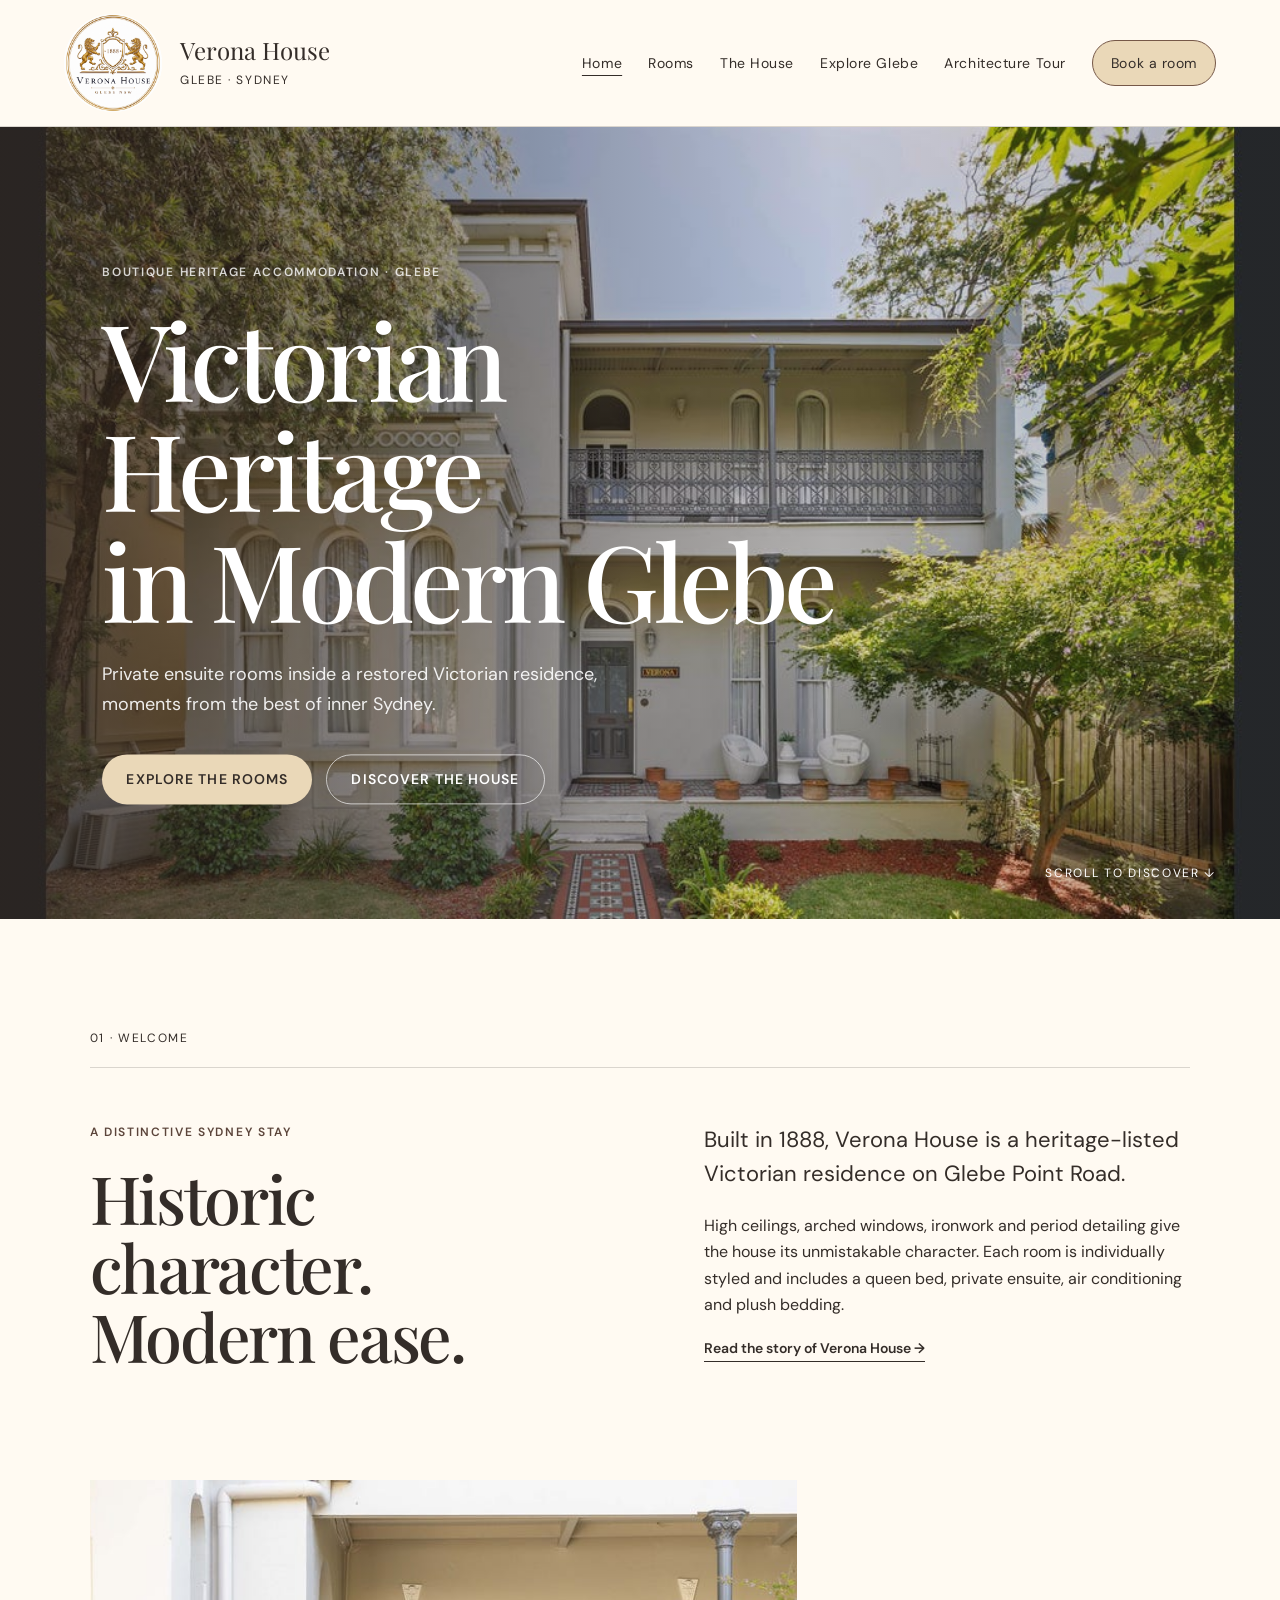
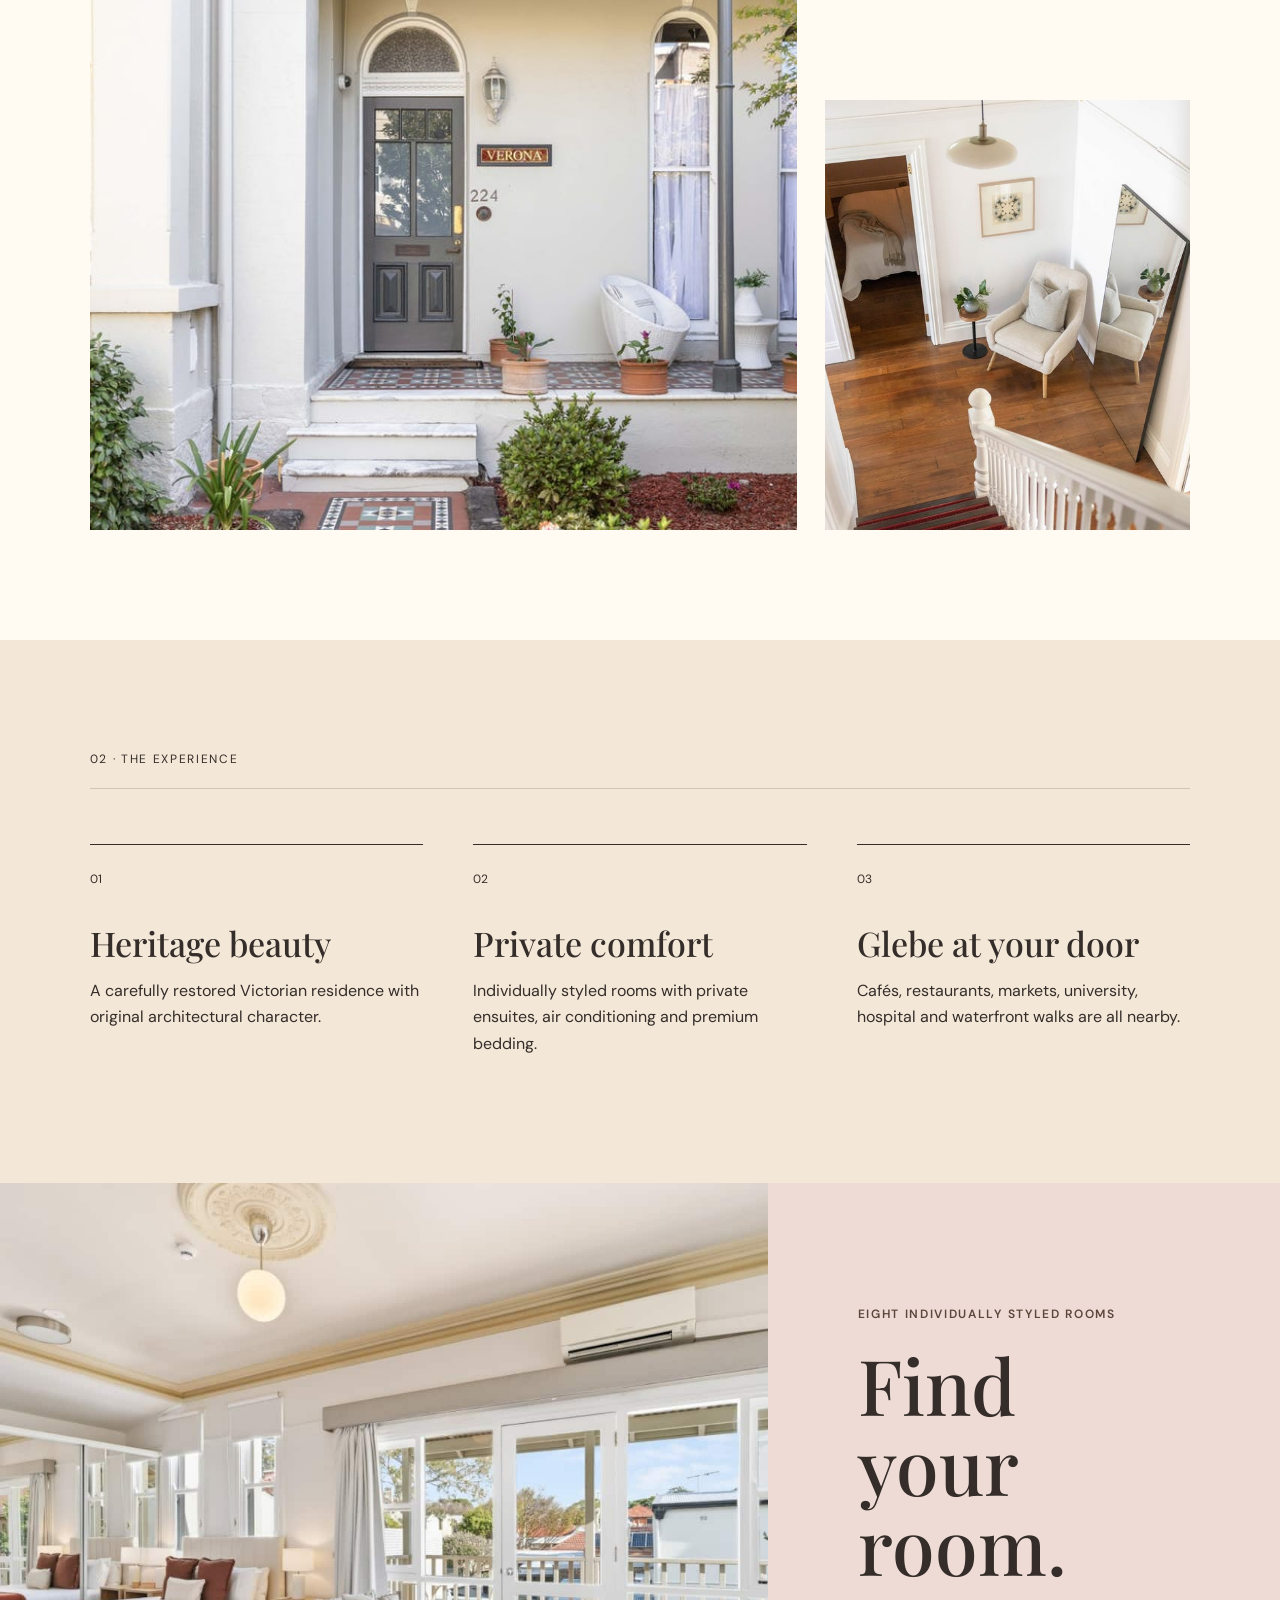
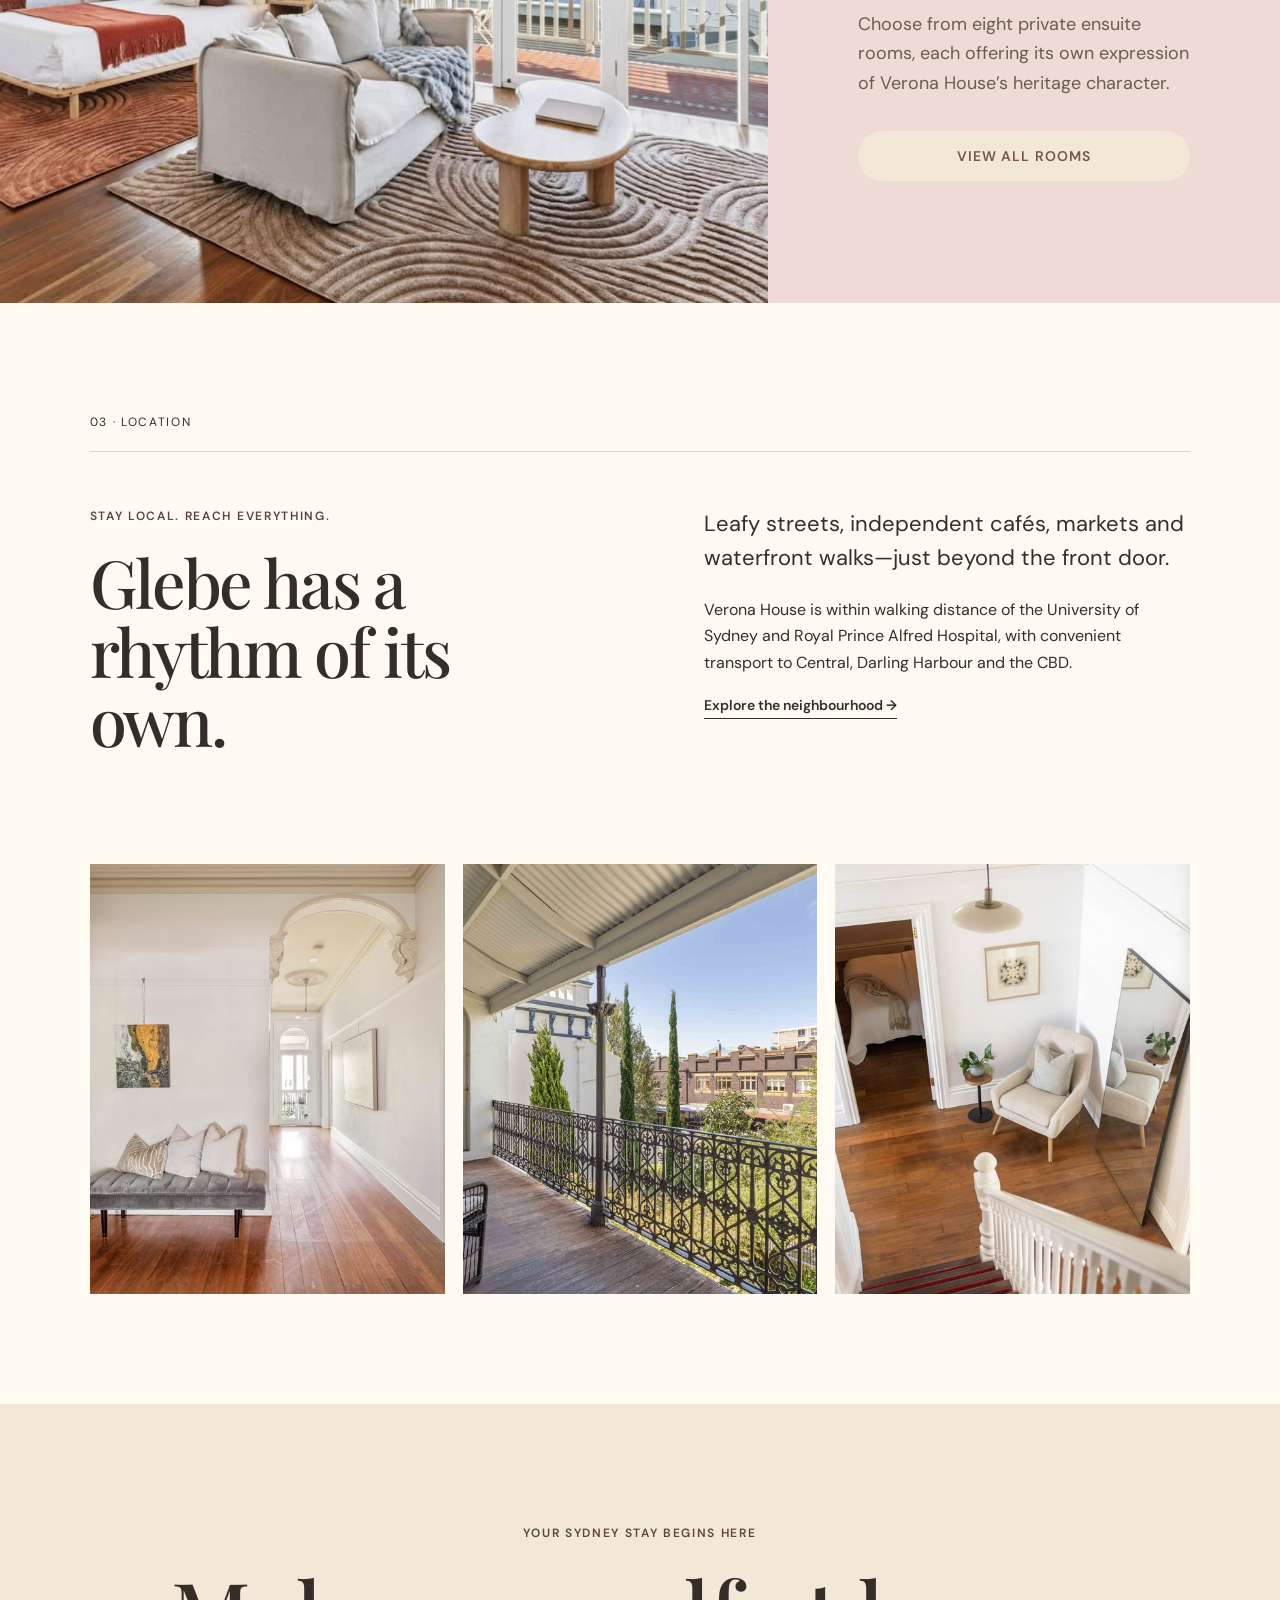
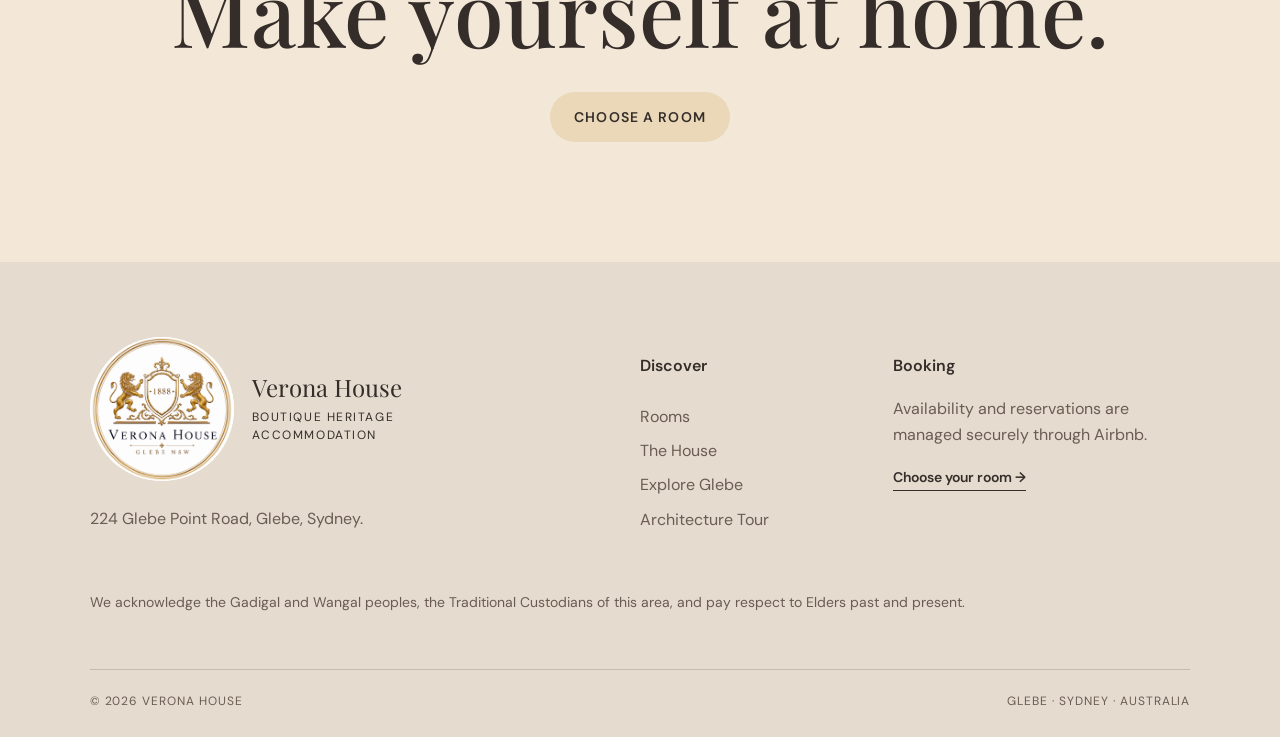
<file: home.html>
<!doctype html><html lang="en-AU"><head><meta charset="utf-8"><meta name="viewport" content="width=device-width,initial-scale=1"><meta http-equiv="refresh" content="0;url=index.html"><title>Verona House</title><link rel="icon" type="image/jpeg" href="assets/verona-house-logo.jpeg"></head><body><p><a href="index.html">Visit the Verona House home page</a></p></body></html>
</file>
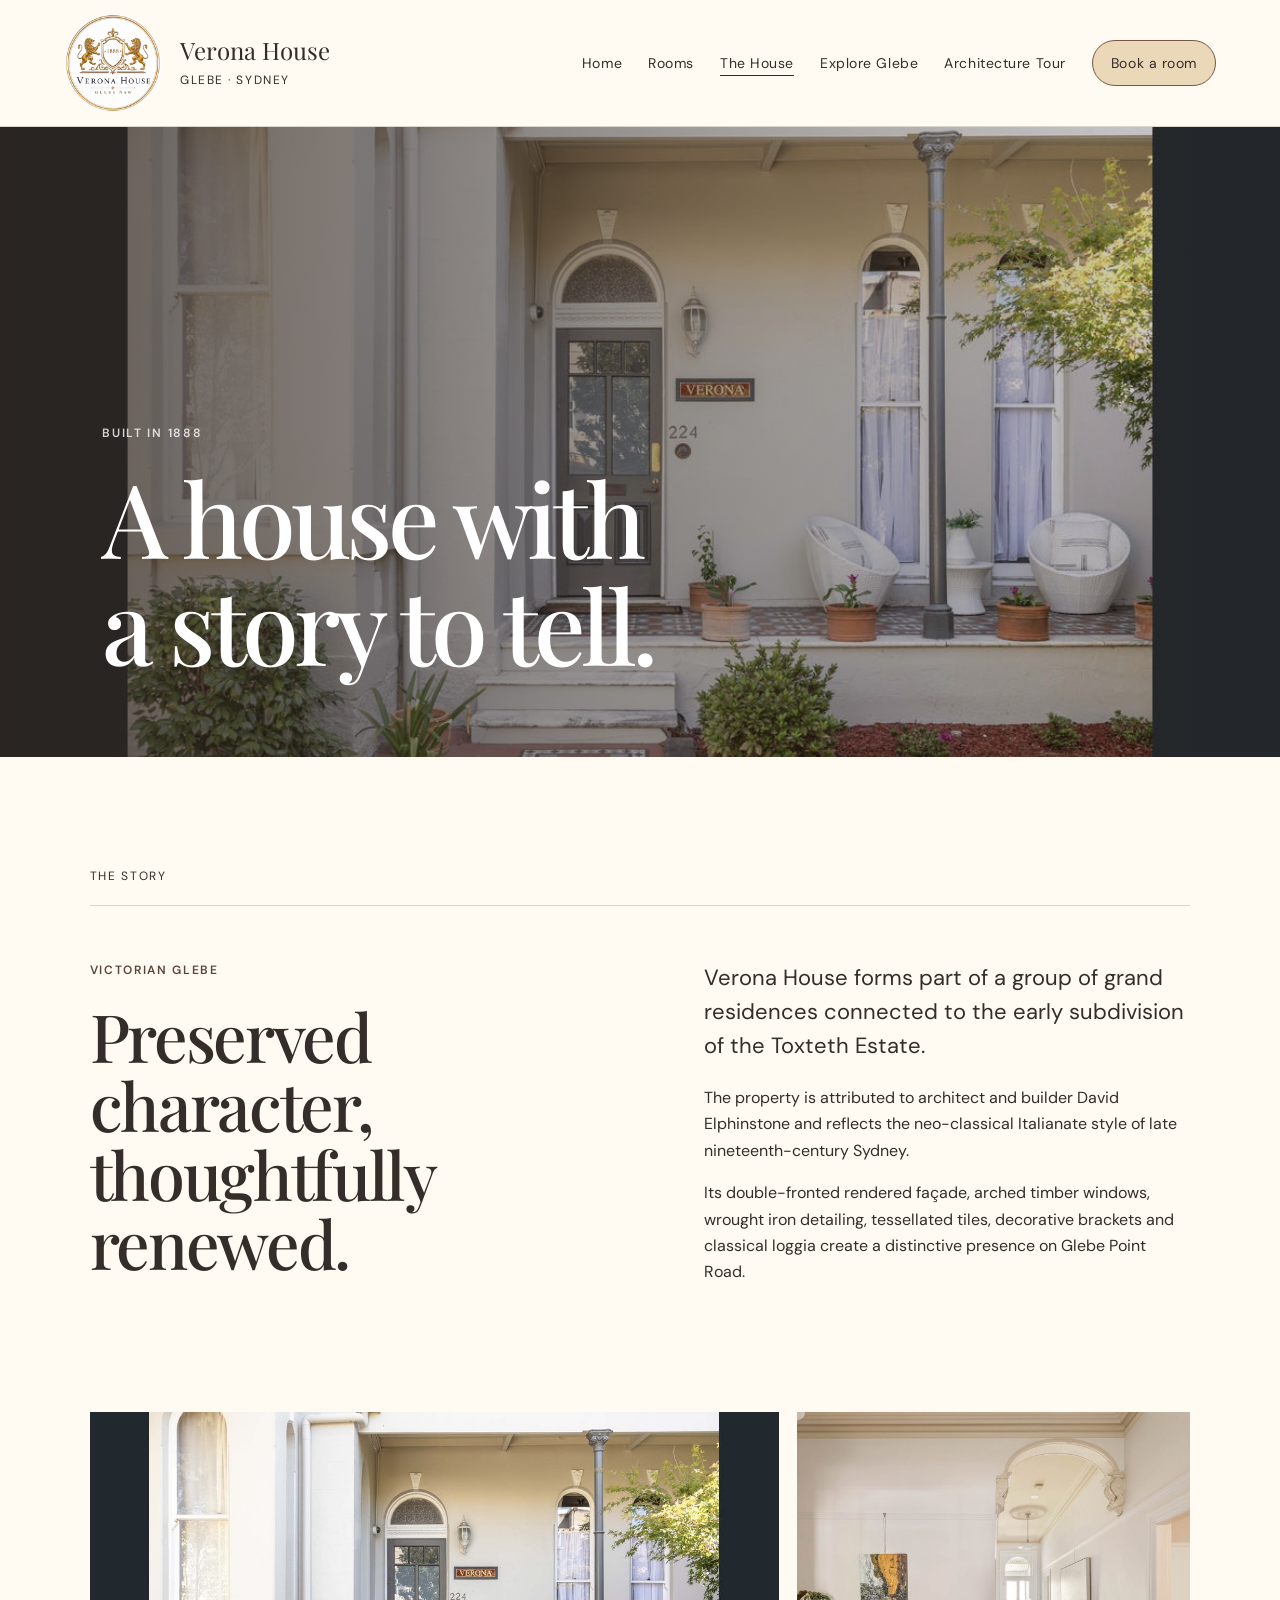
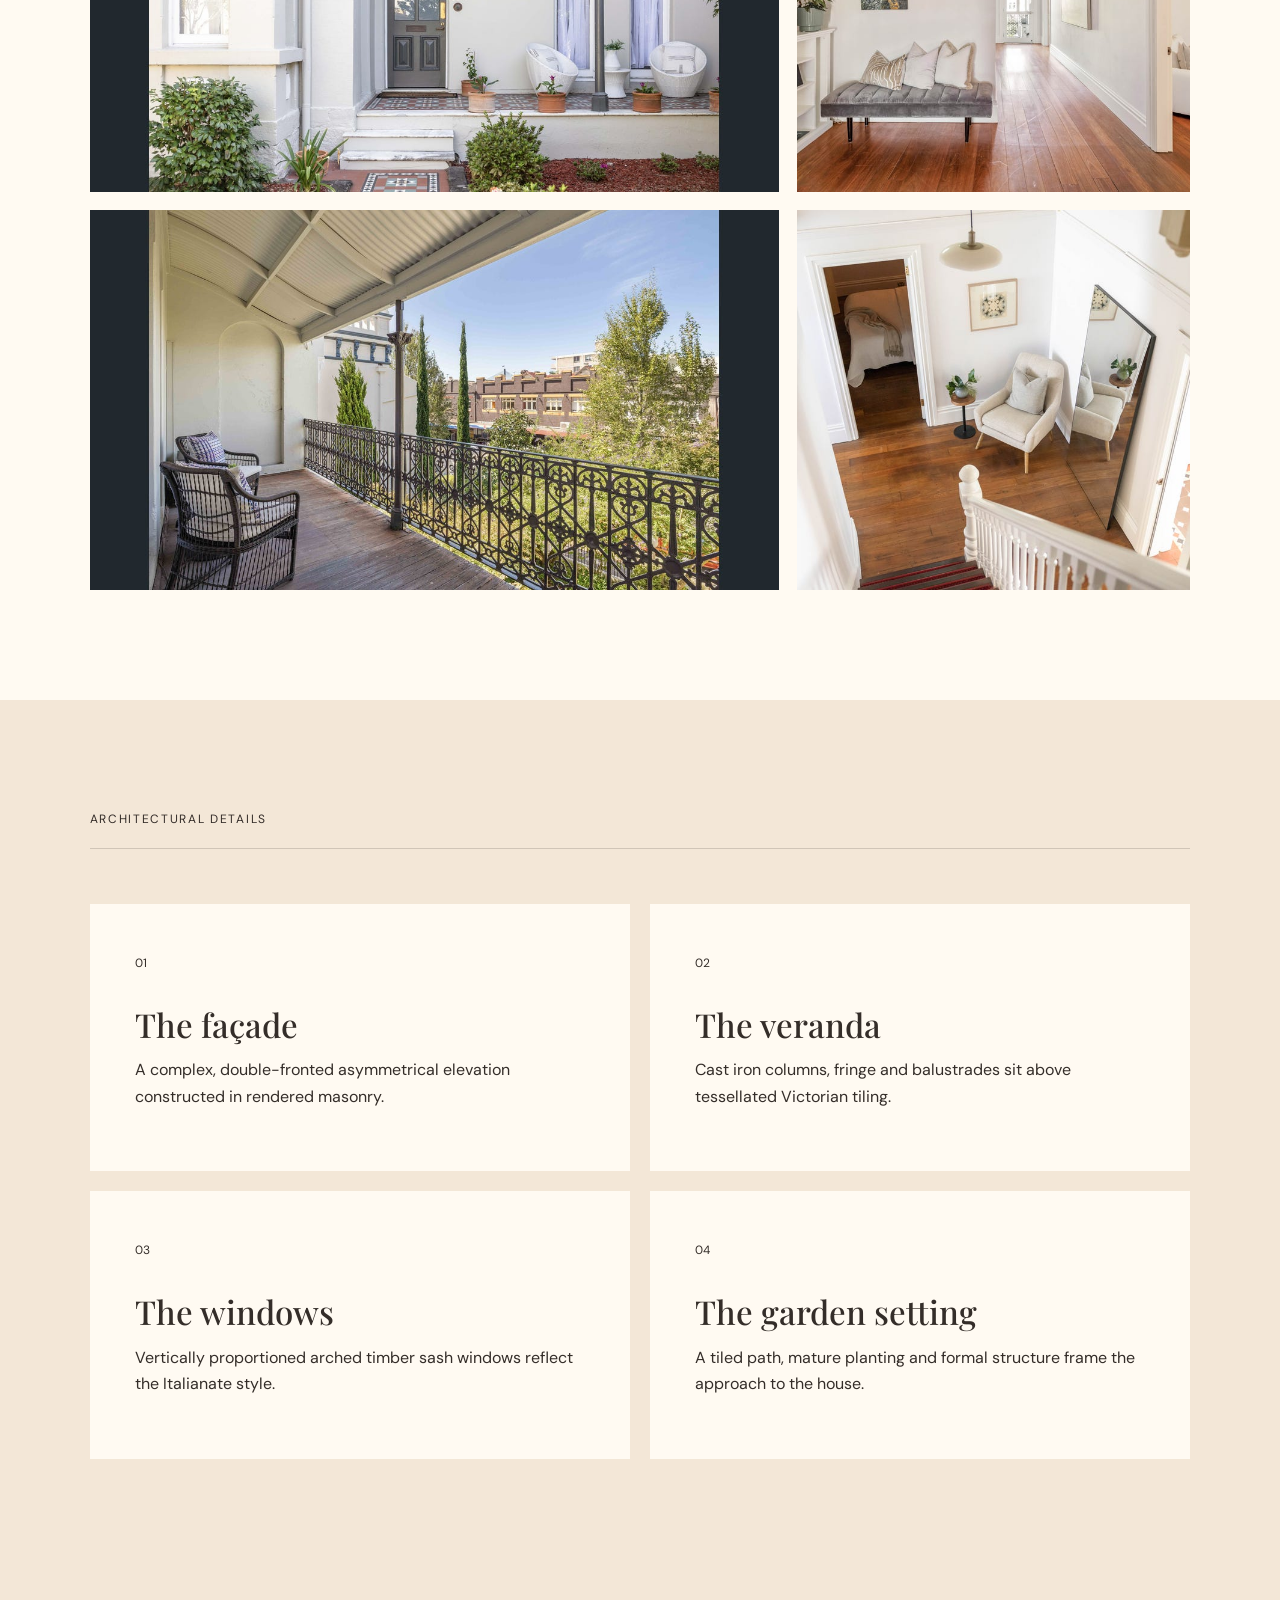
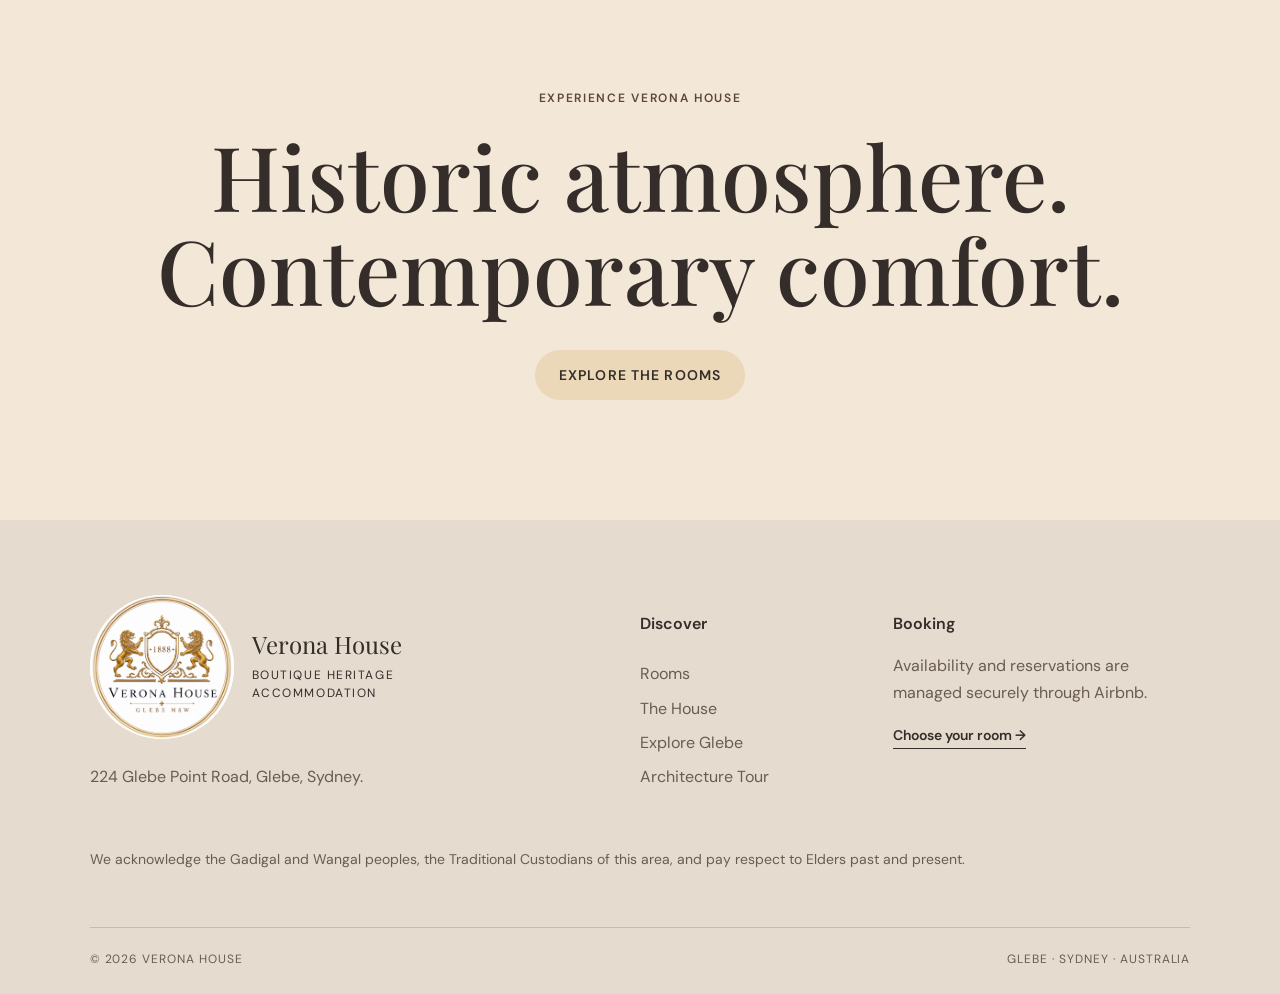
<file: house.html>
<!doctype html>
<html lang="en-AU">
<head>
<meta charset="utf-8">
<meta name="viewport" content="width=device-width,initial-scale=1">
<meta name="theme-color" content="#fffaf2">
<link rel="preconnect" href="https://fonts.googleapis.com">
<link rel="preconnect" href="https://fonts.gstatic.com" crossorigin>
<link href="https://fonts.googleapis.com/css2?family=DM+Sans:wght@400;500;600&family=Playfair+Display:wght@500;600&display=swap" rel="stylesheet">
<link rel="stylesheet" href="styles.css?v=20261011-tour">
<script defer src="script.js"></script>

<title>The House | Verona House Glebe</title>
<meta name="description" content="Discover the history and architecture of Verona House, a heritage-listed Victorian Italianate residence built in Glebe in 1888.">
<link rel="icon" type="image/jpeg" href="assets/verona-house-logo.jpeg">
<link rel="apple-touch-icon" href="assets/verona-house-logo.jpeg">
</head>
<body>
<a class="skip-link" href="#main-content">Skip to content</a>
<header class="site-header site-header--solid">
<a class="brand" href="index.html" aria-label="Verona House home">
  <img class="brand__logo" src="assets/verona-house-logo.jpeg" alt="Verona House crest — Glebe NSW, established 1888" width="1254" height="1254">
  <span class="brand__text">Verona House<small>Glebe · Sydney</small></span>
</a>
<button class="menu-toggle" aria-label="Open navigation" aria-expanded="false" aria-controls="site-nav"><span></span><span></span></button>
<nav class="site-nav" aria-label="Primary navigation" id="site-nav">
  <a href="index.html">Home</a>
  <a href="rooms.html">Rooms</a>
  <a href="house.html" aria-current="page">The House</a>
  <a href="glebe.html">Explore Glebe</a>
  <a href="architecture-tour.html">Architecture Tour</a>
  <a class="nav-book" href="rooms.html">Book a room</a>
</nav>
</header>
<main id="main-content">
  <section class="page-hero page-hero--house">
    <div>
      <p class="eyebrow eyebrow--light">Built in 1888</p>
      <h1>A house with<br>a story to tell.</h1>
    </div>
  </section>

  <section class="story-section">
    <div class="section-label">The story</div>
    <div class="story-grid">
      <div><p class="eyebrow">Victorian Glebe</p><h2>Preserved character, thoughtfully renewed.</h2></div>
      <div>
        <p class="lead">Verona House forms part of a group of grand residences connected to the early subdivision of the Toxteth Estate.</p>
        <p>The property is attributed to architect and builder David Elphinstone and reflects the neo-classical Italianate style of late nineteenth-century Sydney.</p>
        <p>Its double-fronted rendered façade, arched timber windows, wrought iron detailing, tessellated tiles, decorative brackets and classical loggia create a distinctive presence on Glebe Point Road.</p>
      </div>
    </div>
  </section>

  <section class="house-gallery">
    <img src="assets/exterior.jpg" alt="Victorian façade of Verona House">
    <img src="assets/hallway.jpg" alt="Interior hallway and period detailing">
    <img src="assets/balcony.jpg" alt="Wrought iron balcony at Verona House">
    <img src="assets/entry.jpg" alt="Heritage front entry">
  </section>

  <section class="details-section">
    <div class="section-label">Architectural details</div>
    <div class="details-grid">
      <article><span>01</span><h3>The façade</h3><p>A complex, double-fronted asymmetrical elevation constructed in rendered masonry.</p></article>
      <article><span>02</span><h3>The veranda</h3><p>Cast iron columns, fringe and balustrades sit above tessellated Victorian tiling.</p></article>
      <article><span>03</span><h3>The windows</h3><p>Vertically proportioned arched timber sash windows reflect the Italianate style.</p></article>
      <article><span>04</span><h3>The garden setting</h3><p>A tiled path, mature planting and formal structure frame the approach to the house.</p></article>
    </div>
  </section>

  <section class="final-cta">
    <p class="eyebrow">Experience Verona House</p>
    <h2>Historic atmosphere.<br>Contemporary comfort.</h2>
    <a class="button button--gold" href="rooms.html">Explore the rooms</a>
  </section>
</main>

<footer class="site-footer">
  <div class="footer-grid">
    <div>
      <a class="brand brand--footer" href="index.html">
        <img class="brand__logo" src="assets/verona-house-logo.jpeg" alt="Verona House crest — Glebe NSW, established 1888" width="1254" height="1254">
        <span class="brand__text">Verona House<small>Boutique heritage accommodation</small></span>
      </a>
      <p>224 Glebe Point Road, Glebe, Sydney.</p>
    </div>
    <div>
      <p class="footer-title">Discover</p>
      <a href="rooms.html">Rooms</a>
      <a href="house.html" aria-current="page">The House</a>
      <a href="glebe.html">Explore Glebe</a>
  <a href="architecture-tour.html">Architecture Tour</a>
    </div>
    <div>
      <p class="footer-title">Booking</p>
      <p>Availability and reservations are managed securely through Airbnb.</p>
      <a class="text-link text-link--light" href="rooms.html">Choose your room →</a>
    </div>
  </div>
  <p class="acknowledgement">We acknowledge the Gadigal and Wangal peoples, the Traditional Custodians of this area, and pay respect to Elders past and present.</p>
  <div class="footer-bottom">
    <span>© 2026 Verona House</span>
    <span>Glebe · Sydney · Australia</span>
  </div>
</footer>

</body>
</html>
</file>
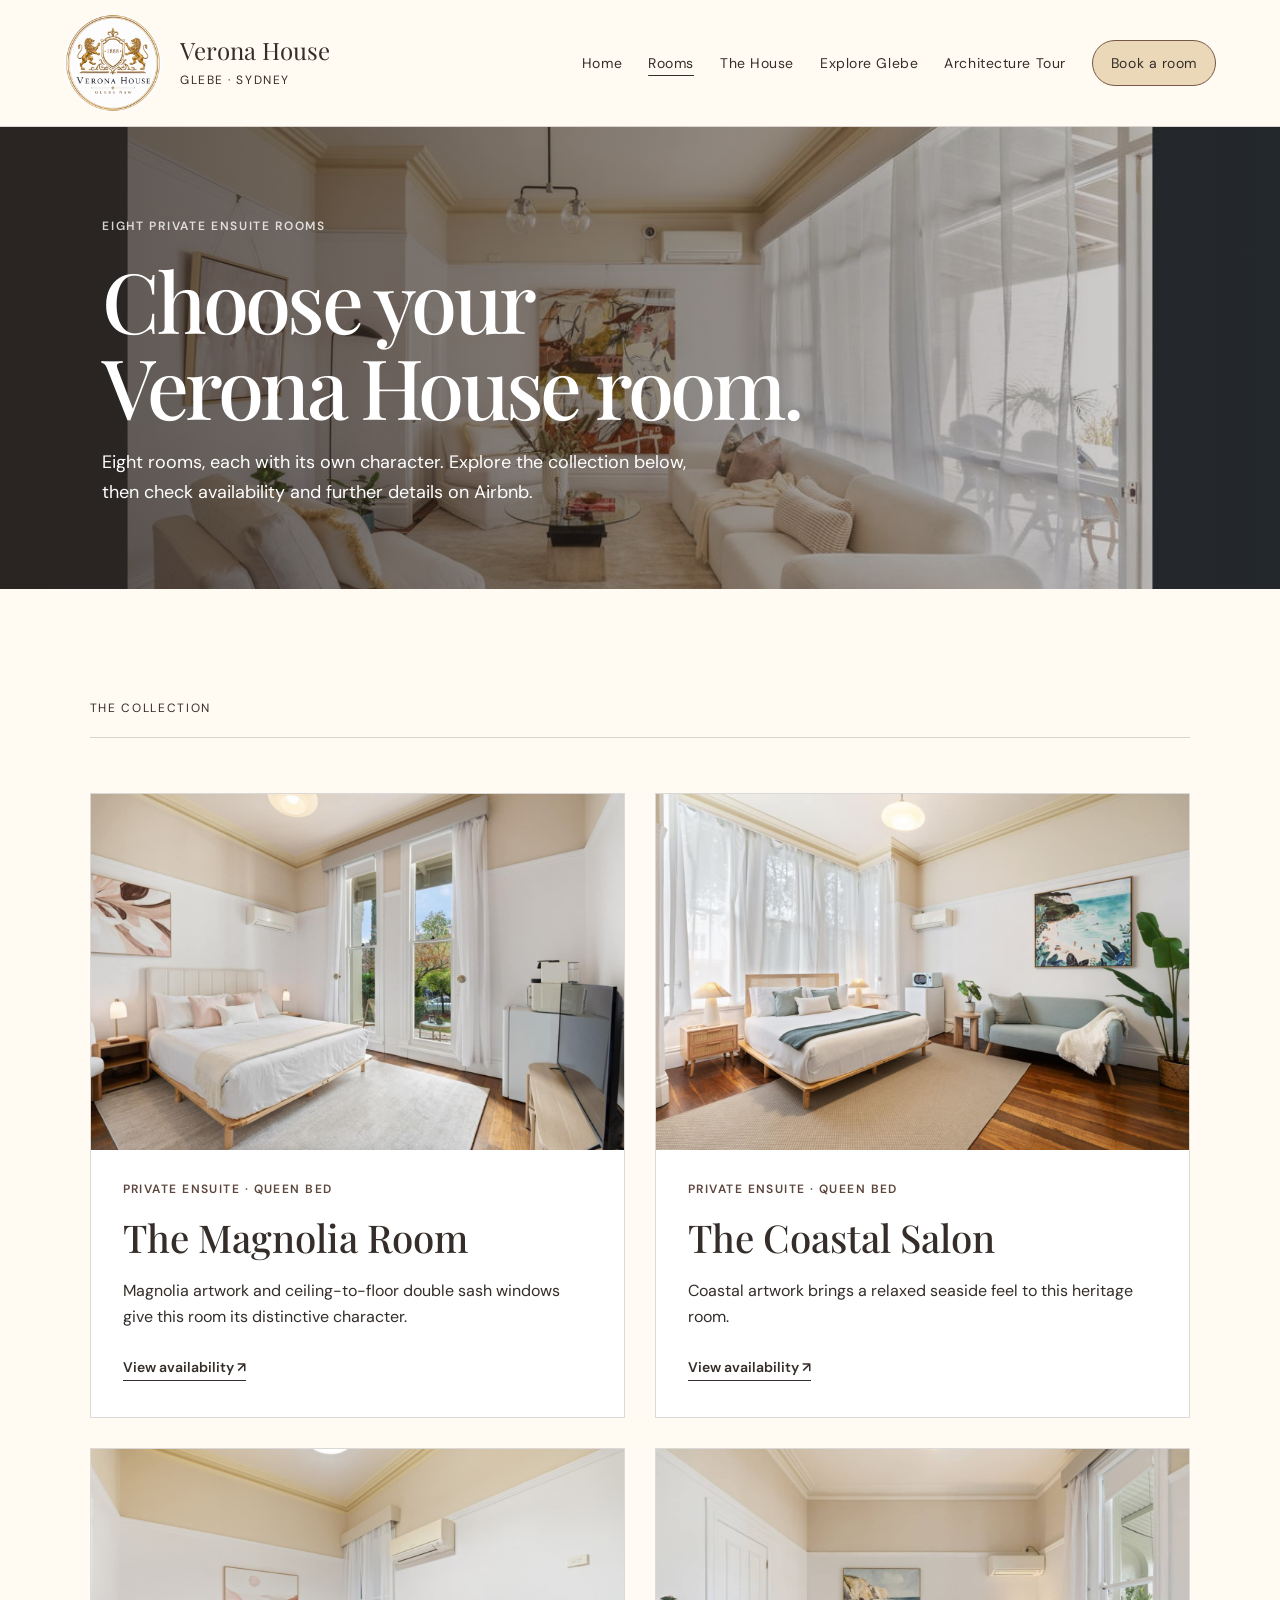
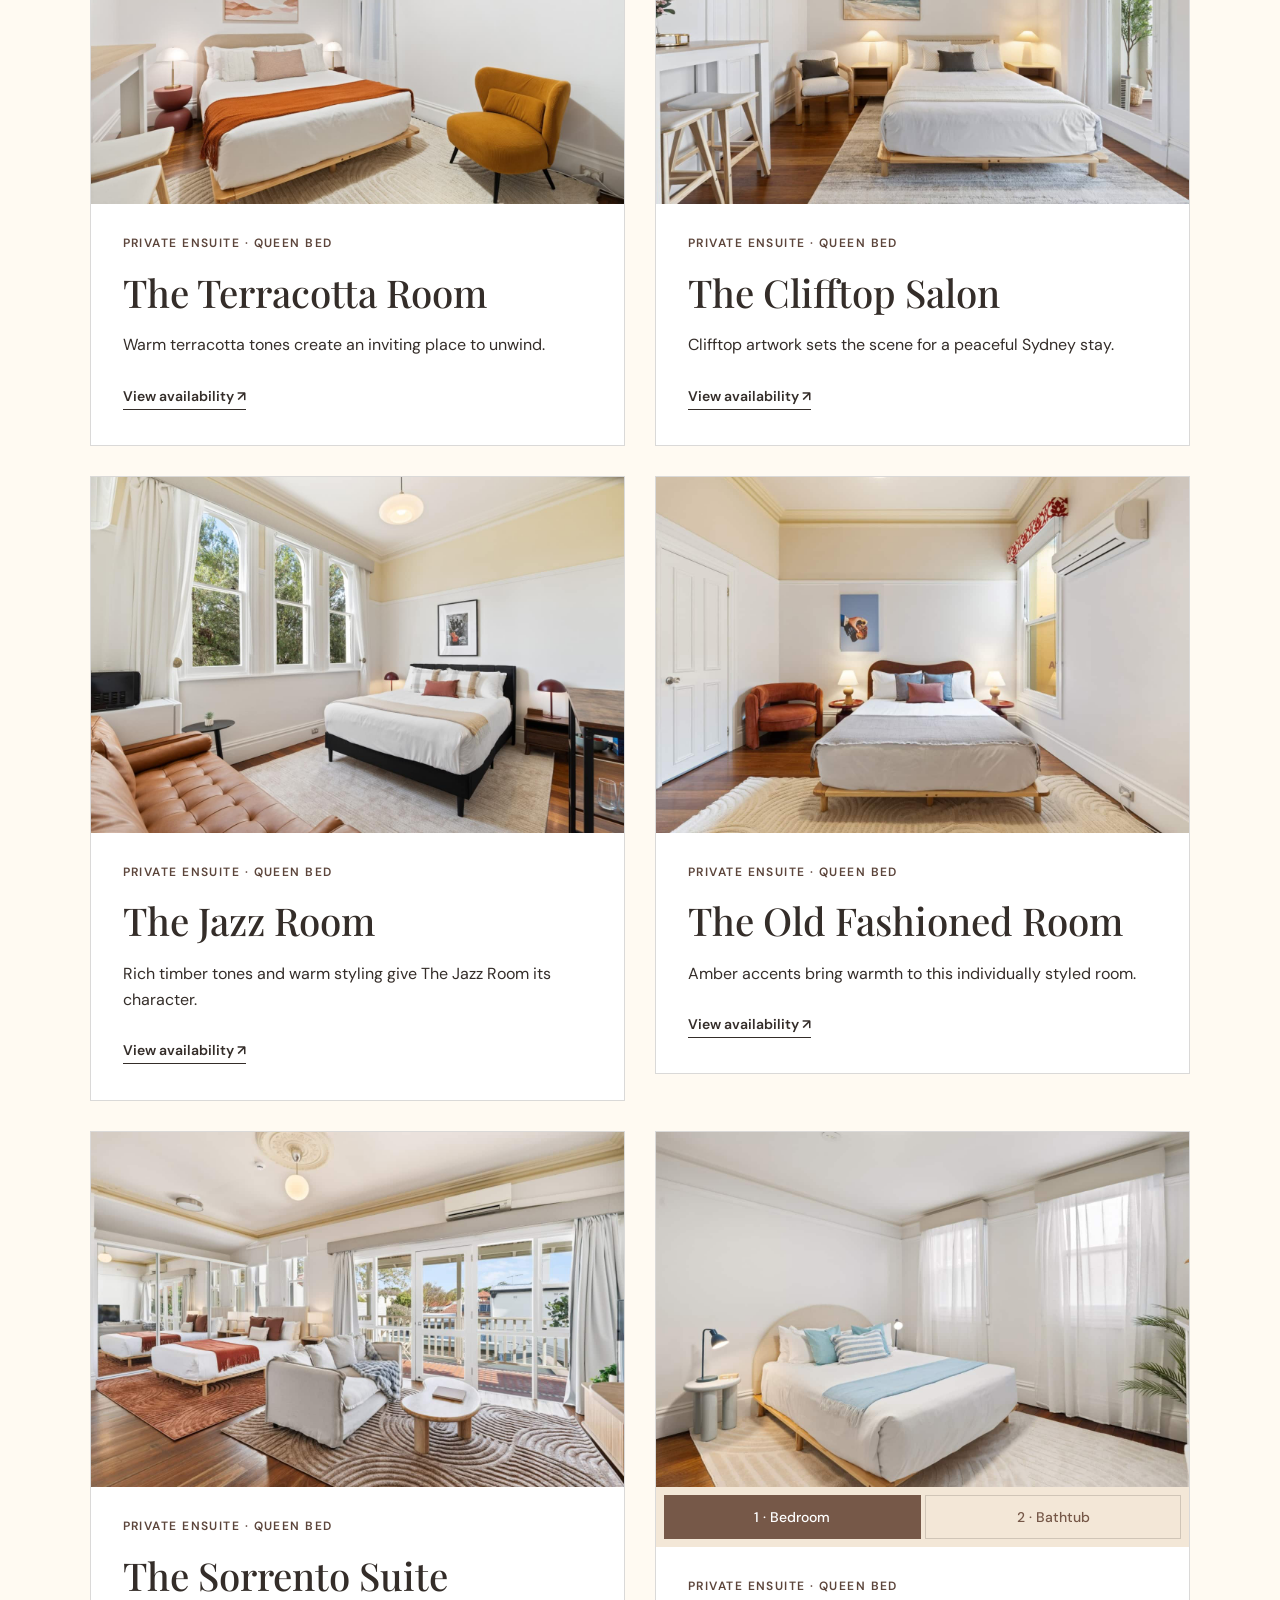
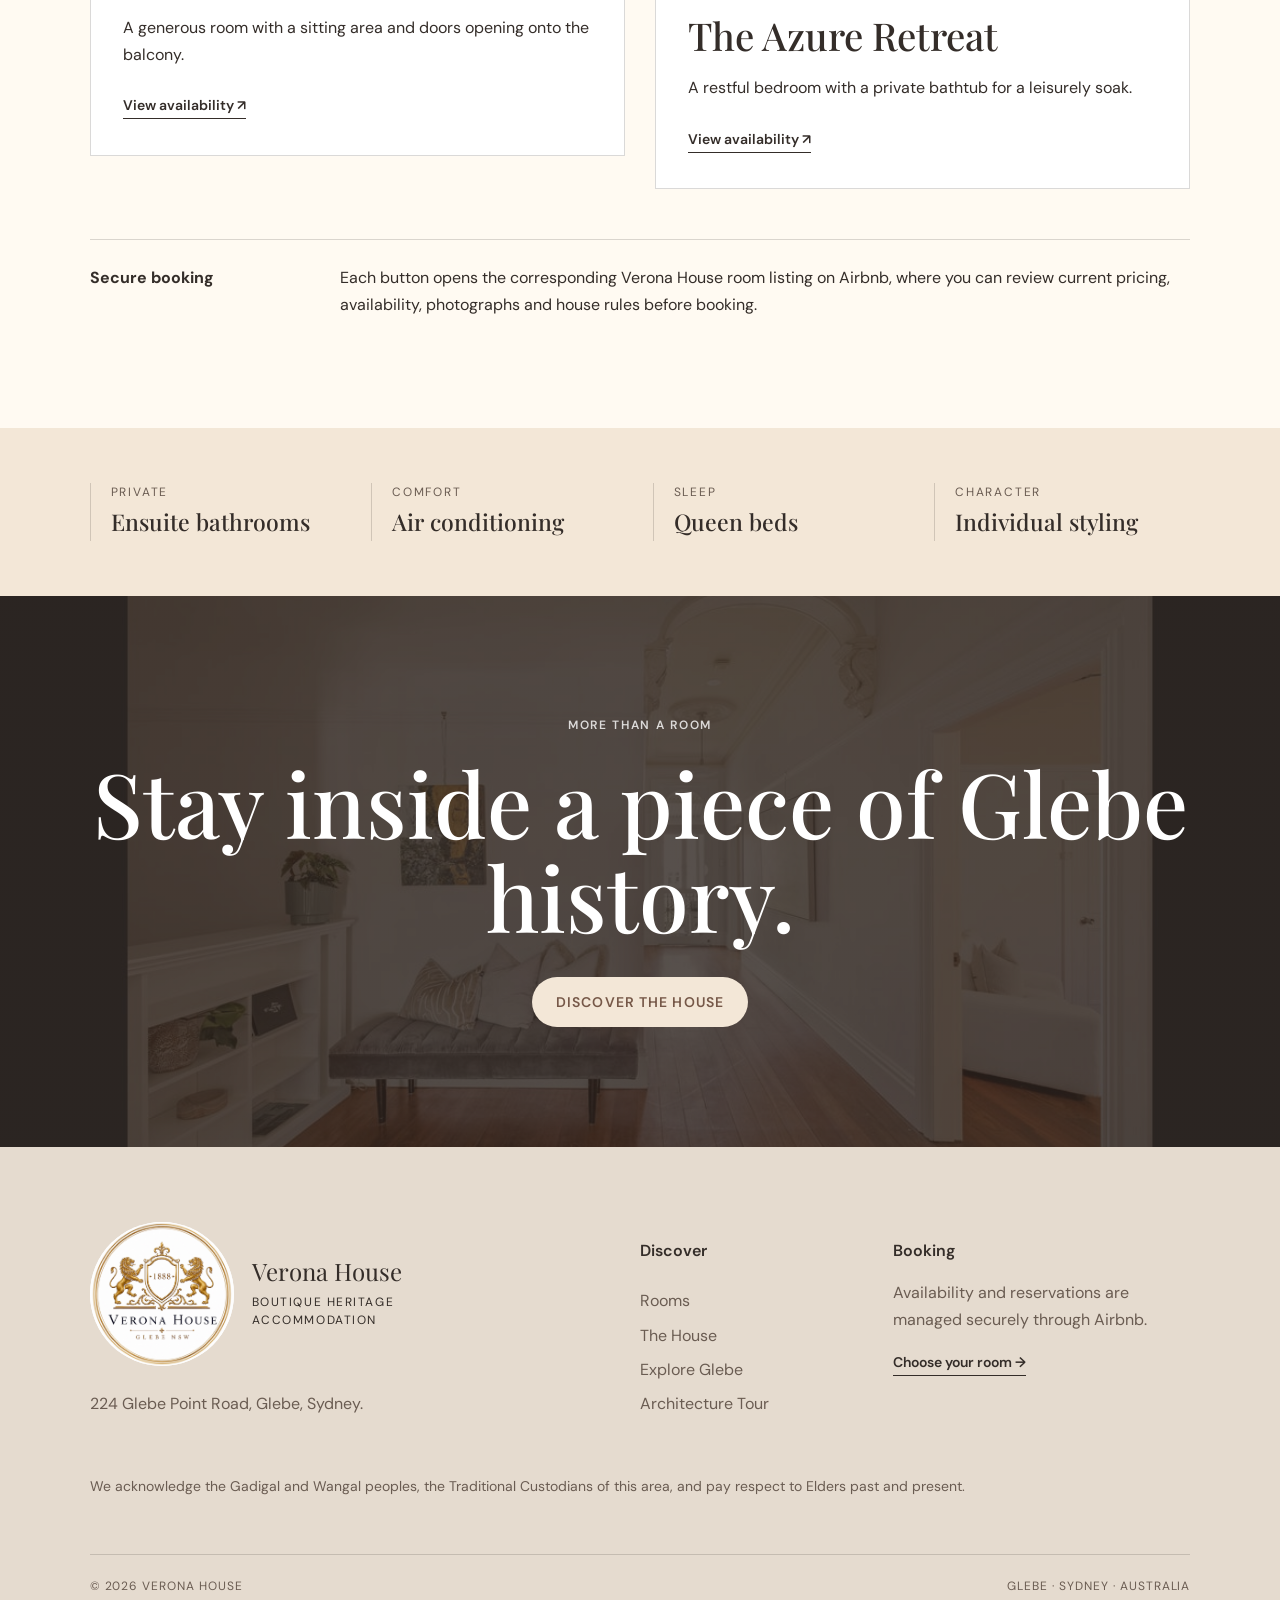
<file: rooms.html>
<!doctype html>
<html lang="en-AU">
<head>
<meta charset="utf-8">
<meta name="viewport" content="width=device-width,initial-scale=1">
<meta name="theme-color" content="#fffaf2">
<link rel="preconnect" href="https://fonts.googleapis.com">
<link rel="preconnect" href="https://fonts.gstatic.com" crossorigin>
<link href="https://fonts.googleapis.com/css2?family=DM+Sans:wght@400;500;600&family=Playfair+Display:wght@500;600&display=swap" rel="stylesheet">
<link rel="stylesheet" href="styles.css?v=20261011-tour">
<script defer src="script.js"></script>

<title>Rooms | Verona House Glebe</title>
<meta name="description" content="Explore eight individually styled private ensuite rooms with queen beds at Verona House in Glebe and book securely through Airbnb.">

<link rel="icon" type="image/jpeg" href="assets/verona-house-logo.jpeg">
<link rel="apple-touch-icon" href="assets/verona-house-logo.jpeg">
</head>
<body>
<a class="skip-link" href="#main-content">Skip to content</a>
<header class="site-header site-header--solid">
<a class="brand" href="index.html" aria-label="Verona House home">
  <img class="brand__logo" src="assets/verona-house-logo.jpeg" alt="Verona House crest — Glebe NSW, established 1888" width="1254" height="1254">
  <span class="brand__text">Verona House<small>Glebe · Sydney</small></span>
</a>
<button class="menu-toggle" aria-label="Open navigation" aria-expanded="false" aria-controls="site-nav"><span></span><span></span></button>
<nav class="site-nav" aria-label="Primary navigation" id="site-nav">
  <a href="index.html">Home</a>
  <a href="rooms.html" aria-current="page">Rooms</a>
  <a href="house.html">The House</a>
  <a href="glebe.html">Explore Glebe</a>
  <a href="architecture-tour.html">Architecture Tour</a>
  <a class="nav-book" href="rooms.html">Book a room</a>
</nav>
</header>
<main id="main-content">
  <section class="page-hero page-hero--rooms">
    <div>
      <p class="eyebrow eyebrow--light">Eight private ensuite rooms</p>
      <h1>Choose your<br>Verona House room.</h1>
      <p>Eight rooms, each with its own character. Explore the collection below, then check availability and further details on Airbnb.</p>
    </div>
  </section>

  <section class="rooms-section">
    <div class="section-label">The collection</div>
    <div class="rooms-grid">
      
    <article class="room-card reveal" id="magnolia-room">
      <div class="room-card__media">
        <img src="assets/rooms/magnolia-room.jpg" alt="The Magnolia Room with the bed, magnolia artwork and ceiling-to-floor double sash windows" width="1440" height="960" loading="lazy" decoding="async">
      </div>
      <div class="room-card__body">
        <p class="eyebrow">Private ensuite · Queen bed</p>
        <h3>The Magnolia Room</h3>
        <p>Magnolia artwork and ceiling-to-floor double sash windows give this room its distinctive character.</p>
        <a class="text-link" href="https://www.airbnb.com.au/rooms/1691851482529884614" target="_blank" rel="noopener">
          View availability <span aria-hidden="true">↗</span>
        </a>
      </div>
    </article>
    

    <article class="room-card reveal" id="coastal-salon">
      <div class="room-card__media">
        <img src="assets/rooms/coastal-salon.jpg" alt="The Coastal Salon with the bed, sitting area and coastal artwork" width="1440" height="960" loading="lazy" decoding="async">
      </div>
      <div class="room-card__body">
        <p class="eyebrow">Private ensuite · Queen bed</p>
        <h3>The Coastal Salon</h3>
        <p>Coastal artwork brings a relaxed seaside feel to this heritage room.</p>
        <a class="text-link" href="https://www.airbnb.com.au/rooms/1696760810042283053" target="_blank" rel="noopener">
          View availability <span aria-hidden="true">↗</span>
        </a>
      </div>
    </article>
    

    <article class="room-card reveal" id="terracotta-room">
      <div class="room-card__media">
        <img src="assets/rooms/terracotta-room.jpg" alt="The Terracotta Room with warm terracotta bedding and artwork" width="1440" height="960" loading="lazy" decoding="async">
      </div>
      <div class="room-card__body">
        <p class="eyebrow">Private ensuite · Queen bed</p>
        <h3>The Terracotta Room</h3>
        <p>Warm terracotta tones create an inviting place to unwind.</p>
        <a class="text-link" href="https://www.airbnb.com.au/rooms/1696760936801823675" target="_blank" rel="noopener">
          View availability <span aria-hidden="true">↗</span>
        </a>
      </div>
    </article>
    

    <article class="room-card reveal" id="clifftop-salon">
      <div class="room-card__media">
        <img src="assets/rooms/clifftop-salon.jpg" alt="The Clifftop Salon with the bed and clifftop artwork" width="1440" height="960" loading="lazy" decoding="async">
      </div>
      <div class="room-card__body">
        <p class="eyebrow">Private ensuite · Queen bed</p>
        <h3>The Clifftop Salon</h3>
        <p>Clifftop artwork sets the scene for a peaceful Sydney stay.</p>
        <a class="text-link" href="https://www.airbnb.com.au/rooms/1696760914044426342" target="_blank" rel="noopener">
          View availability <span aria-hidden="true">↗</span>
        </a>
      </div>
    </article>
    

    <article class="room-card reveal" id="jazz-room">
      <div class="room-card__media">
        <img src="assets/rooms/jazz-room.jpg" alt="The Jazz Room with rich timber floors, bed, sofa and jazz artwork" width="1440" height="960" loading="lazy" decoding="async">
      </div>
      <div class="room-card__body">
        <p class="eyebrow">Private ensuite · Queen bed</p>
        <h3>The Jazz Room</h3>
        <p>Rich timber tones and warm styling give The Jazz Room its character.</p>
        <a class="text-link" href="https://www.airbnb.com.au/rooms/1696760895828898340" target="_blank" rel="noopener">
          View availability <span aria-hidden="true">↗</span>
        </a>
      </div>
    </article>
    

    <article class="room-card reveal" id="old-fashioned-room">
      <div class="room-card__media">
        <img src="assets/rooms/old-fashioned-room.jpg" alt="The Old Fashioned Room with amber accents and warm timber tones" width="1440" height="960" loading="lazy" decoding="async">
      </div>
      <div class="room-card__body">
        <p class="eyebrow">Private ensuite · Queen bed</p>
        <h3>The Old Fashioned Room</h3>
        <p>Amber accents bring warmth to this individually styled room.</p>
        <a class="text-link" href="https://www.airbnb.com.au/rooms/1696760874478774579" target="_blank" rel="noopener">
          View availability <span aria-hidden="true">↗</span>
        </a>
      </div>
    </article>
    

    <article class="room-card reveal" id="grand-balcony-suite">
      <div class="room-card__media">
        <img src="assets/rooms/grand-balcony-suite.jpg" alt="The Sorrento Suite with the bed, sitting area and balcony doors" width="1440" height="960" loading="lazy" decoding="async">
      </div>
      <div class="room-card__body">
        <p class="eyebrow">Private ensuite · Queen bed</p>
        <h3>The Sorrento Suite</h3>
        <p>A generous room with a sitting area and doors opening onto the balcony.</p>
        <a class="text-link" href="https://www.airbnb.com.au/rooms/1696760852965875139" target="_blank" rel="noopener">
          View availability <span aria-hidden="true">↗</span>
        </a>
      </div>
    </article>
    

    <article class="room-card reveal" id="azure-retreat">
      <div class="room-card__media" id="azure-gallery">
        <img src="assets/rooms/azure-retreat.jpg" alt="The Azure Retreat bedroom with blue accents and natural light" width="1440" height="960" loading="lazy" decoding="async" id="azure-bedroom">
        <img src="assets/rooms/azure-bathtub.jpg" alt="Private bathtub in The Azure Retreat’s ensuite bathroom" width="1440" height="2160" loading="lazy" decoding="async" id="azure-bathtub" style="object-fit:contain">
      </div>
      <div class="room-photo-switch" role="group" aria-label="The Azure Retreat photographs" hidden>
        <button type="button" aria-pressed="true" aria-controls="azure-bedroom" data-photo="azure-bedroom">1 · Bedroom</button>
        <button type="button" aria-pressed="false" aria-controls="azure-bathtub" data-photo="azure-bathtub">2 · Bathtub</button>
      </div>
      <div class="room-card__body">
        <p class="eyebrow">Private ensuite · Queen bed</p>
        <h3>The Azure Retreat</h3>
        <p>A restful bedroom with a private bathtub for a leisurely soak.</p>
        <a class="text-link" href="https://www.airbnb.com.au/rooms/1696760835876532391" target="_blank" rel="noopener">
          View availability <span aria-hidden="true">↗</span>
        </a>
      </div>
    </article>
    
    </div>
    <div class="booking-note">
      <strong>Secure booking</strong>
      <p>Each button opens the corresponding Verona House room listing on Airbnb, where you can review current pricing, availability, photographs and house rules before booking.</p>
    </div>
  </section>

  <section class="feature-band">
    <div><span>Private</span><strong>Ensuite bathrooms</strong></div>
    <div><span>Comfort</span><strong>Air conditioning</strong></div>
    <div><span>Sleep</span><strong>Queen beds</strong></div>
    <div><span>Character</span><strong>Individual styling</strong></div>
  </section>

  <section class="final-cta final-cta--image">
    <div>
      <p class="eyebrow eyebrow--light">More than a room</p>
      <h2>Stay inside a piece of Glebe history.</h2>
      <a class="button button--cream" href="house.html">Discover the house</a>
    </div>
  </section>
</main>

<footer class="site-footer">
  <div class="footer-grid">
    <div>
      <a class="brand brand--footer" href="index.html">
        <img class="brand__logo" src="assets/verona-house-logo.jpeg" alt="Verona House crest — Glebe NSW, established 1888" width="1254" height="1254">
        <span class="brand__text">Verona House<small>Boutique heritage accommodation</small></span>
      </a>
      <p>224 Glebe Point Road, Glebe, Sydney.</p>
    </div>
    <div>
      <p class="footer-title">Discover</p>
      <a href="rooms.html" aria-current="page">Rooms</a>
      <a href="house.html">The House</a>
      <a href="glebe.html">Explore Glebe</a>
  <a href="architecture-tour.html">Architecture Tour</a>
    </div>
    <div>
      <p class="footer-title">Booking</p>
      <p>Availability and reservations are managed securely through Airbnb.</p>
      <a class="text-link text-link--light" href="rooms.html">Choose your room →</a>
    </div>
  </div>
  <p class="acknowledgement">We acknowledge the Gadigal and Wangal peoples, the Traditional Custodians of this area, and pay respect to Elders past and present.</p>
  <div class="footer-bottom">
    <span>© 2026 Verona House</span>
    <span>Glebe · Sydney · Australia</span>
  </div>
</footer>

</body>
</html>
</file>
<file: styles.css>
:root{--ink:#342d29;--accent:#765848;--accent-deep:#5c453b;--cream:#f3e7d7;--paper:#fffaf2;--butter:#ead8b8;--blush:#eedbd5;--taupe:#e5dbcf;--muted:#6a5c52;--line:rgba(52,45,41,.18);--serif:"Playfair Display",Georgia,serif;--sans:"DM Sans",Arial,sans-serif}
*{box-sizing:border-box}html{scroll-behavior:smooth}body{margin:0;background:var(--paper);color:var(--ink);font-family:var(--sans);line-height:1.65}img{display:block;width:100%;height:100%;object-fit:cover}a{color:inherit}.site-header{position:absolute;z-index:20;top:0;left:0;right:0;height:92px;padding:0 5vw;display:flex;align-items:center;justify-content:space-between;color:white}.site-header--solid{position:relative;background:var(--paper)}.brand{display:flex;align-items:center;gap:14px;text-decoration:none}.brand__mark{display:grid;place-items:center;width:46px;height:46px;border:1px solid currentColor;border-radius:50%;font-family:var(--serif);font-size:17px}.brand__text{font-family:var(--serif);font-size:21px;line-height:1}.brand__text small{display:block;font-family:var(--sans);text-transform:uppercase;letter-spacing:.16em;font-size:8px;margin-top:7px}.site-nav{display:flex;gap:30px;align-items:center}.site-nav a{text-decoration:none;font-size:13px;letter-spacing:.04em}.nav-book{border:1px solid var(--accent);background:var(--butter);color:var(--ink);padding:11px 18px;border-radius:99px}.menu-toggle{display:none;background:none;border:0;width:42px;height:42px}.menu-toggle span{display:block;height:1px;background:var(--ink);margin:8px 0}.hero{height:min(900px,100vh);min-height:720px;position:relative;color:white;overflow:hidden}.hero>img{position:absolute}.hero__shade{position:absolute;inset:0;background:linear-gradient(90deg,rgba(45,36,31,.76),rgba(45,36,31,.16) 65%,rgba(45,36,31,.3))}.hero__content{position:absolute;left:8vw;top:50%;transform:translateY(-43%);max-width:750px}.eyebrow{text-transform:uppercase;letter-spacing:.19em;font-size:11px;font-weight:600;color:var(--accent-deep);margin:0 0 20px}.eyebrow--light{color:rgba(255,255,255,.8)}h1,h2,h3{font-family:var(--serif);font-weight:500;line-height:1.04;margin:0}.hero h1{font-size:clamp(64px,8.3vw,126px);letter-spacing:-.045em}.hero__intro{font-size:18px;max-width:560px;margin:26px 0 0;color:rgba(255,255,255,.9)}.hero__actions{display:flex;gap:14px;margin-top:34px}.button{display:inline-flex;align-items:center;justify-content:center;min-height:50px;padding:0 25px;border-radius:99px;text-decoration:none;text-transform:uppercase;letter-spacing:.12em;font-size:11px;font-weight:600}.button--gold{background:var(--butter);color:var(--ink)}.button--ghost{border:1px solid rgba(255,255,255,.65);color:white}.button--cream{background:var(--cream);color:var(--accent)}.hero__scroll{position:absolute;bottom:35px;right:5vw;color:white;text-decoration:none;text-transform:uppercase;letter-spacing:.14em;font-size:9px}.section-label{font-size:10px;text-transform:uppercase;letter-spacing:.15em;padding-bottom:18px;border-bottom:1px solid var(--line);margin-bottom:55px}.intro-section,.pillars,.location-section,.story-section,.details-section,.neighbourhood-section,.rooms-section{padding:110px 7vw}.intro-grid,.location-grid,.story-grid{display:grid;grid-template-columns:1fr 1fr;gap:10vw}.intro-grid h2,.location-grid h2,.story-grid h2{font-size:clamp(42px,5.2vw,78px);letter-spacing:-.035em}.intro-copy,.location-grid>div:last-child,.story-grid>div:last-child{max-width:610px}.lead{font-size:22px;line-height:1.55;margin-top:0}.text-link{text-decoration:none;border-bottom:1px solid currentColor;padding-bottom:4px;font-size:13px;font-weight:600}.text-link--light{color:var(--ink)}.image-pair{padding:0 7vw 110px;display:grid;grid-template-columns:1.45fr .75fr;gap:28px;align-items:end}.image-pair__large{height:650px;margin:0}.image-pair__small{height:430px;margin:0}.pillars{background:var(--cream)}.pillars-grid{display:grid;grid-template-columns:repeat(3,1fr);gap:50px}.pillar{border-top:1px solid var(--ink);padding-top:20px}.pillar span,.details-grid span{font-size:11px}.pillar h3{font-size:34px;margin:35px 0 15px}.rooms-preview{display:grid;grid-template-columns:1.2fr .8fr;min-height:720px;background:var(--blush);color:var(--ink)}.rooms-preview__image{min-height:600px}.rooms-preview__copy{padding:90px 7vw;display:flex;flex-direction:column;justify-content:center}.rooms-preview h2{font-size:clamp(52px,6vw,88px)}.rooms-preview .eyebrow{color:var(--accent-deep)}.rooms-preview p:not(.eyebrow){font-size:18px;max-width:480px;color:var(--muted);margin:25px 0 32px}.gallery-strip{padding:0 7vw 110px;display:grid;grid-template-columns:1fr 1fr 1fr;gap:18px}.gallery-strip img{height:430px}.final-cta{text-align:center;padding:120px 20px;background:var(--cream)}.final-cta h2{font-size:clamp(50px,7vw,98px);margin-bottom:35px}.site-footer{background:var(--taupe);color:var(--muted);padding:75px 7vw 25px}.footer-grid{display:grid;grid-template-columns:1.7fr .7fr 1fr;gap:70px}.brand--footer{color:var(--ink);margin-bottom:25px}.footer-grid>div:nth-child(2){display:flex;flex-direction:column;gap:8px}.footer-grid a{text-decoration:none}.footer-title{color:var(--ink);font-weight:600}.footer-bottom{border-top:1px solid var(--line);margin-top:55px;padding-top:22px;display:flex;justify-content:space-between;font-size:10px;text-transform:uppercase;letter-spacing:.12em}.page-hero{min-height:630px;color:white;padding:120px 8vw 80px;display:flex;align-items:flex-end;background-size:cover;background-position:center;position:relative}.page-hero:before{content:"";position:absolute;inset:0;background:linear-gradient(90deg,rgba(45,36,31,.75),rgba(45,36,31,.16))}.page-hero>div{position:relative;max-width:800px}.page-hero h1{font-size:clamp(60px,8vw,112px);letter-spacing:-.045em}.page-hero p:last-child{max-width:600px;font-size:18px}.page-hero--rooms{background-image:url("assets/lounge.jpg")}.page-hero--house{background-image:url("assets/exterior.jpg")}.page-hero--glebe{background-image:url("assets/balcony.jpg")}.rooms-grid{display:grid;grid-template-columns:repeat(2,1fr);gap:20px}.room-card{min-height:320px;background:white;border:1px solid var(--line);display:grid;grid-template-columns:110px 1fr}.room-card__number{background:var(--accent);color:white;display:grid;place-items:center;font-family:var(--serif);font-size:36px}.room-card__body{padding:42px}.room-card h3{font-size:42px;margin-bottom:18px}.booking-note{margin-top:50px;border-top:1px solid var(--line);padding-top:25px;display:grid;grid-template-columns:200px 1fr;gap:50px}.booking-note p{margin:0}.feature-band{background:var(--cream);color:var(--ink);display:grid;grid-template-columns:repeat(4,1fr);padding:55px 7vw;gap:25px}.feature-band div{border-left:1px solid var(--line);padding-left:20px}.feature-band span{display:block;text-transform:uppercase;font-size:9px;letter-spacing:.15em;color:var(--muted)}.feature-band strong{font-family:var(--serif);font-size:23px;font-weight:500}.final-cta--image{background:linear-gradient(rgba(45,36,31,.8),rgba(45,36,31,.8)),url("assets/hallway.jpg") center/cover;color:white}.house-gallery{padding:0 7vw 110px;display:grid;grid-template-columns:1.4fr .8fr;grid-template-rows:420px 420px;gap:18px}.house-gallery img:first-child{grid-row:span 2}.details-section{background:var(--cream)}.details-grid{display:grid;grid-template-columns:repeat(2,1fr);gap:20px}.details-grid article{background:var(--paper);padding:45px;min-height:260px}.details-grid h3{font-size:33px;margin:32px 0 12px}.neighbourhood-grid{display:grid;grid-template-columns:repeat(3,1fr);gap:18px}.neighbourhood-card{border:1px solid var(--line);padding:38px;min-height:290px}.neighbourhood-card span{font-size:10px;text-transform:uppercase;letter-spacing:.16em}.neighbourhood-card h3{font-size:34px;margin:38px 0 14px}.getting-around{background:var(--blush);color:var(--ink);padding:110px 7vw;display:grid;grid-template-columns:1fr 1fr;gap:10vw}.getting-around h2{font-size:clamp(48px,6vw,86px)}.transport-list>div{padding:23px 0;border-bottom:1px solid var(--line);display:grid;grid-template-columns:130px 1fr;gap:25px}.transport-list strong{font-family:var(--serif);font-size:20px}.transport-list span{color:var(--muted)}.reveal{opacity:0;transform:translateY(22px);transition:.8s ease}.reveal.is-visible{opacity:1;transform:none}
@media(max-width:900px){.site-nav{position:fixed;inset:0;background:var(--paper);display:none;flex-direction:column;justify-content:center;font-size:20px}.site-nav.is-open{display:flex}.menu-toggle{display:block;position:relative;z-index:2}.hero{min-height:700px}.hero__content{left:6vw;right:6vw}.hero h1{font-size:64px}.intro-grid,.location-grid,.story-grid,.getting-around{grid-template-columns:1fr;gap:45px}.image-pair{grid-template-columns:1fr}.image-pair__large{height:480px}.image-pair__small{height:360px}.pillars-grid,.neighbourhood-grid{grid-template-columns:1fr}.rooms-preview{grid-template-columns:1fr}.rooms-preview__image{height:450px}.gallery-strip{grid-template-columns:1fr}.rooms-grid{grid-template-columns:1fr}.feature-band{grid-template-columns:1fr 1fr}.house-gallery{grid-template-columns:1fr;grid-template-rows:420px 320px 320px}.house-gallery img:first-child{grid-row:auto}.details-grid{grid-template-columns:1fr}.footer-grid{grid-template-columns:1fr}.page-hero{min-height:560px}.page-hero h1{font-size:58px}}
@media(max-width:560px){.site-header{height:76px;padding:0 20px}.brand__mark{width:40px;height:40px}.brand__text{font-size:18px}.hero{min-height:680px}.hero h1{font-size:52px}.hero__actions{flex-direction:column;align-items:flex-start}.intro-section,.pillars,.location-section,.story-section,.details-section,.neighbourhood-section,.rooms-section{padding:78px 22px}.image-pair,.gallery-strip,.house-gallery{padding-left:22px;padding-right:22px}.image-pair__large{height:370px}.rooms-preview__copy{padding:70px 22px}.gallery-strip img{height:320px}.room-card{grid-template-columns:70px 1fr}.room-card__body{padding:28px 22px}.room-card h3{font-size:34px}.booking-note{grid-template-columns:1fr;gap:10px}.feature-band{grid-template-columns:1fr;padding:45px 22px}.footer-bottom{flex-direction:column;gap:10px}.page-hero{padding-left:22px;padding-right:22px}.page-hero h1{font-size:49px}.transport-list>div{grid-template-columns:1fr;gap:5px}.getting-around{padding:80px 22px}.house-gallery{grid-template-rows:300px 260px 260px}}

/* Room photographs and gallery */

  .rooms-grid{align-items:start;gap:30px}
  .room-card{display:flex;flex-direction:column;min-width:0;overflow:hidden}
  .room-card__media{position:relative;background:var(--cream)}
  .room-card__media img{width:100%;height:auto;aspect-ratio:3/2;object-fit:cover}
  .room-card__media img[hidden]{display:none}
  .room-card__number{position:absolute;top:16px;left:16px;z-index:1;display:block;padding:6px 12px;font:500 14px/1.5 var(--sans);letter-spacing:.04em}
  .room-card__body{padding:30px 32px 36px}
  .room-card__body .eyebrow{font-size:12px;letter-spacing:.12em;margin-bottom:16px}
  .room-card h3{font-size:clamp(30px,3vw,42px);line-height:1.15;overflow-wrap:break-word}
  .room-card__body>p:not(.eyebrow){margin:16px 0 24px;font-size:16px}
  .room-card .text-link{font-size:14px}
  .room-photo-switch[hidden]{display:none}
  .room-photo-switch{display:flex;gap:4px;padding:8px;background:var(--cream)}
  .room-photo-switch button{flex:1;min-height:44px;padding:8px 12px;border:1px solid var(--line);background:transparent;color:var(--accent);font:500 14px/1.4 var(--sans);cursor:pointer}
  .room-photo-switch button[aria-pressed="true"]{background:var(--accent);color:white;border-color:var(--accent)}
  .room-photo-switch button:focus-visible{outline:3px solid var(--accent);outline-offset:2px}
  @media(max-width:560px){.room-card__body{padding:26px 22px 30px}.room-card h3{font-size:34px}}


/* Verona House crest and shared responsive layout */
body { font-size: 16px; }
.site-header { position: relative; height: auto; min-height: 126px; padding: 14px 5vw; background: var(--paper); color: var(--ink); border-bottom: 1px solid var(--line); gap: 28px; }
.brand { gap: 18px; }
.brand__logo { display: block; flex: 0 0 auto; width: 98px; height: 98px; object-fit: contain; border-radius: 50%; background: #fff; }
.brand__text { font-size: 24px; line-height: 1.15; }
.brand__text small { font-size: 12px; letter-spacing: .13em; line-height: 1.5; }
.site-nav { gap: 26px; }
.site-nav a { font-size: 14px; line-height: 1.45; padding: 12px 0; }
.site-nav a[aria-current="page"] { text-decoration: underline; text-underline-offset: 7px; }
.site-nav .nav-book { padding: 12px 18px; min-height: 44px; }
.menu-toggle { cursor: pointer; flex: 0 0 auto; }
.brand--footer { align-items: center; }
.brand--footer .brand__logo { width: 144px; height: 144px; }
.brand--footer .brand__text { font-size: 24px; }
.brand--footer small { max-width: 180px; }
.footer-grid { grid-template-columns: 1.7fr .7fr 1fr; gap: 44px; }
.footer-bottom { font-size: 12px; line-height: 1.6; letter-spacing: .08em; }
.acknowledgement { max-width: 58rem; margin-top: 42px; font-size: 14px; line-height: 1.7; }
.skip-link { position: fixed; top: -100px; left: 16px; z-index: 100; padding: 12px 18px; background: white; color: var(--accent); font-weight: 600; }
.skip-link:focus { top: 16px; }
a:focus-visible, button:focus-visible { outline: 3px solid var(--accent); outline-offset: 5px; }
.eyebrow, .section-label { font-size: 12px; letter-spacing: .14em; }
.button { font-size: 14px; line-height: 1.45; letter-spacing: .08em; padding: 14px 24px; }
.text-link { font-size: 14px; }
.hero__scroll { font-size: 12px; }
.feature-band span { font-size: 12px; }
.pillar span, .details-grid span { font-size: 12px; }
.reveal { opacity: 1; transform: none; transition: none; }
.hero { min-height: 660px; height: min(820px, 88vh); }
.hero__content { transform: translateY(-48%); }
.page-hero--rooms { min-height: 460px; padding-top: 90px; padding-bottom: 64px; }
.page-hero--rooms h1 { font-size: clamp(52px, 6.5vw, 88px); }
.house-gallery { grid-template-rows: repeat(2, 380px); }
.house-gallery img:first-child { grid-row: auto; }
.house-gallery img { min-width: 0; }
@media (max-width: 1100px) {
  .site-nav { gap: 18px; }
  .brand__text { font-size: 21px; }
  .brand--footer { align-items: flex-start; flex-direction: column; }
}
@media (max-width: 900px) {
  .site-header { min-height: 104px; flex-wrap: wrap; padding: 14px 24px; gap: 14px; }
  .brand__logo { width: 76px; height: 76px; }
  .site-nav { position: static; display: flex; flex-direction: row; flex-wrap: wrap; width: 100%; gap: 10px 24px; }
  .menu-toggle { display: none; width: 44px; height: 44px; }
  .has-menu.site-header { flex-wrap: nowrap; }
  .has-menu .menu-toggle { display: block; }
  .has-menu .site-nav { position: absolute; inset: 100% 0 auto; display: none; flex-direction: column; align-items: stretch; padding: 14px 24px 24px; gap: 0; box-shadow: 0 12px 20px #342d2925; }
  .has-menu .site-nav.is-open { display: flex; }
  .has-menu .site-nav a { font-size: 16px; padding: 12px 0; }
  .has-menu .site-nav .nav-book { align-self: flex-start; padding: 12px 20px; margin-top: 10px; }
  .footer-grid { grid-template-columns: 1fr; gap: 28px; }
  .brand--footer { flex-direction: row; align-items: center; }
  .hero { min-height: 660px; }
  .house-gallery { grid-template-rows: repeat(4, 340px); }
}
@media (max-width: 560px) {
  .site-header { padding: 12px 20px; min-height: 96px; }
  .brand { gap: 12px; }
  .brand__logo { width: 72px; height: 72px; }
  .brand__text { font-size: 19px; }
  .brand__text small { font-size: 12px; letter-spacing: .07em; }
  .brand--footer .brand__logo { width: 108px; height: 108px; }
  .brand--footer .brand__text { font-size: 20px; }
  .site-footer { padding: 55px 22px 25px; }
  .hero { min-height: 650px; }
  .hero h1 { font-size: clamp(42px, 12vw, 56px); }
  .hero__intro { font-size: 17px; }
  .hero__scroll { right: 22px; bottom: 20px; }
  .page-hero--rooms { min-height: 380px; padding: 64px 22px 40px; }
  .page-hero--rooms h1 { font-size: 46px; }
  .house-gallery { grid-template-rows: repeat(4, 280px); }
  .room-card__body .eyebrow { font-size: 12px; }
}
@media (prefers-reduced-motion: reduce) { html { scroll-behavior: auto; } }

/* Architecture Tour navigation */
@media(min-width:901px){.site-header{flex-wrap:wrap}.site-nav{flex-wrap:wrap;row-gap:6px}.site-nav a{white-space:nowrap}}
</file>
<file: guide.css>
/* Local guide styles; shared branding is in styles.css. */
.vg{--paper:#fffaf2;--ink:#342d29;--accent:#765848;--muted:#6a5c52;--line:#d7cbbd;--sand:#f3e7d7;--blush:#eedbd5;--gold:#765848;color:var(--ink);font-family:'DM Sans',Arial,sans-serif;font-size:1rem;line-height:1.65;-webkit-font-smoothing:antialiased}.vg *{box-sizing:border-box}.vg h1,.vg h2,.vg h3,.vg p{overflow-wrap:break-word}.vg a{color:inherit}.vg a:focus-visible,.vg button:focus-visible{outline:3px solid var(--accent);outline-offset:5px}.vg h1,.vg h2,.vg h3,.vg p,.vg figure{margin:0}.vg h1,.vg h2,.vg h3{font-family:'Playfair Display',Georgia,serif;font-weight:500;line-height:1.12;letter-spacing:-.025em}.vg h2{font-size:clamp(2.2rem,4vw,3.2rem)}.vg h3{font-size:1.65rem}.vg p+p{margin-top:1rem}.vg-skip{position:fixed;top:-100px;left:1rem;padding:.65rem 1rem;background:var(--accent);color:white!important;z-index:100}.vg-skip:focus{top:.7rem}.vg-wrap{max-width:1320px;margin:auto;padding:0 4rem}.vg-top{background:var(--paper);position:sticky;top:0;z-index:20;border-bottom:1px solid var(--line)}.vg-top-inner{min-height:82px;display:flex;align-items:center;justify-content:space-between;gap:1rem;flex-wrap:wrap;padding-top:.7rem;padding-bottom:.7rem}.vg-brand{font-size:.875rem;font-weight:700;letter-spacing:.2em;text-decoration:none}.vg-brand small{display:block;font-size:.75rem;letter-spacing:.18em;font-weight:400;margin-top:.12rem}.vg-top-link{font-size:.875rem;color:var(--accent)!important;text-underline-offset:5px}.vg-hero{display:grid;grid-template-columns:1.04fr 1fr;gap:4.5rem;padding-top:3.5rem;padding-bottom:3.5rem;align-items:center}.vg-eyebrow{font-size:.75rem;font-weight:700;letter-spacing:.15em;color:var(--accent);text-transform:uppercase;margin-bottom:1rem!important}.vg h1{font-size:clamp(3.4rem,6.6vw,5.8rem);line-height:1.02;margin-bottom:1.5rem}.vg h1 em{font-weight:400;color:var(--accent)}.vg-lead{font-size:1.125rem;max-width:32rem;color:var(--muted);line-height:1.7}.vg-hero-image{width:100%;height:352px;display:block;object-fit:cover;object-position:left center;border-radius:160px 160px 0 0;background:var(--sand)}.vg-photo-note{font-size:.75rem;color:var(--muted);padding-top:.7rem;text-align:right}.vg-photo-note a{text-underline-offset:3px}.vg-intro-note{display:flex;gap:1rem;align-items:center;margin-top:1.75rem;color:var(--muted);font-size:.875rem}.vg-intro-note span:first-child{width:30px;height:1px;background:var(--gold)}.vg-jump{border-top:1px solid var(--line);border-bottom:1px solid var(--line)}.vg-jump-inner{display:flex;align-items:center;gap:1.8rem;min-height:65px;overflow-x:auto;scrollbar-width:thin}.vg-jump-label{font-size:.75rem;color:var(--muted);text-transform:uppercase;letter-spacing:.1em;white-space:nowrap;margin-right:auto}.vg-jump a{font-size:.875rem;white-space:nowrap;text-decoration:none;padding:.5rem 0;border-bottom:2px solid transparent}.vg-jump a:hover{border-color:var(--accent);color:var(--accent)}.vg-layout{display:grid;grid-template-columns:170px minmax(0,1fr);gap:4.75rem;padding-top:4rem;padding-bottom:4rem}.vg-aside{position:sticky;top:112px;align-self:start}.vg-aside-label{font-size:.75rem;letter-spacing:.15em;color:var(--muted);margin-bottom:1rem!important}.vg-aside nav{display:flex;flex-direction:column;gap:.8rem}.vg-aside a{font-size:.875rem;text-decoration:none;line-height:1.5;color:var(--muted)}.vg-aside a:hover,.vg-aside a[aria-current="location"]{color:var(--accent);text-decoration:underline;text-underline-offset:4px}.vg-aside .vg-aside-line{height:1px;background:var(--line);margin:1.75rem 0}.vg-aside p:last-child{font-family:'Playfair Display',Georgia,serif;font-size:1.1rem;line-height:1.5;font-style:italic;color:var(--accent)}.vg-section{padding-bottom:4.5rem;margin-bottom:4rem;border-bottom:1px solid var(--line);scroll-margin-top:1rem}.vg-section:last-child{margin-bottom:0;padding-bottom:0;border:0}.vg-section-head{display:flex;align-items:flex-start;gap:1rem;margin-bottom:2rem}.vg-section-no{font-family:'Playfair Display',Georgia,serif;color:var(--gold);font-size:1.2rem;line-height:2.1}.vg-section-intro{margin-top:.85rem!important;color:var(--muted);max-width:42rem}.vg-venue{display:grid;grid-template-columns:minmax(170px,.8fr) minmax(0,1.2fr);gap:2rem;padding:1.8rem 0;border-top:1px solid var(--line)}.vg-venue:last-child{padding-bottom:0}.vg-venue h3{margin-bottom:.65rem}.vg-address{font-size:.875rem;line-height:1.6;color:var(--muted)}.vg-use{font-size:.75rem;text-transform:uppercase;letter-spacing:.1em;color:var(--accent);font-weight:700;margin-bottom:.65rem!important}.vg-venue p{max-width:40rem}.vg-links{display:flex;flex-wrap:wrap;gap:.6rem 1.5rem;margin-top:1.05rem}.vg-links a{font-size:.875rem;font-weight:600;color:var(--accent);text-decoration-thickness:1px;text-underline-offset:5px;padding:.2rem 0}.vg-links a:hover{text-decoration-thickness:2px}.vg-two{display:grid;grid-template-columns:1fr 1fr;gap:2.25rem}.vg-two h3{margin:.5rem 0 .65rem}.vg-two .vg-address{margin-bottom:1rem}.vg-meta{font-size:.875rem;color:var(--accent);font-weight:600;margin:.5rem 0 1rem!important}.vg-note{font-size:.875rem;color:var(--muted);margin-top:1.75rem!important}.vg-walk{background:var(--blush);color:var(--ink);padding:2.6rem;border-bottom:0}.vg-walk .vg-section-no{color:var(--accent)}.vg-walk .vg-section-intro{color:var(--muted)}.vg-walk-time{display:inline-block;font-size:.875rem;border-bottom:1px solid var(--line);padding-bottom:.5rem;margin-bottom:1.75rem!important}.vg-steps{list-style:none;margin:0;padding:0;counter-reset:walk}.vg-steps li{position:relative;counter-increment:walk;padding:0 0 1.8rem 3rem}.vg-steps li:last-child{padding-bottom:0}.vg-steps li:before{content:counter(walk,decimal-leading-zero);position:absolute;left:0;top:.1rem;font-family:'Playfair Display',Georgia,serif;font-size:1.2rem;color:var(--accent)}.vg-steps h3{font-size:1.4rem;margin-bottom:.6rem}.vg-steps p{color:var(--ink);line-height:1.7}.vg-walk .vg-links a{color:var(--accent)}.vg-walk .vg-note{color:var(--muted)}.vg-walk a:focus-visible{outline-color:var(--accent)}.vg-day{display:grid;grid-template-columns:120px minmax(0,1fr);gap:1.5rem;padding:1.6rem 0;border-top:1px solid var(--line)}.vg-day h3{margin-bottom:.75rem;font-size:1.5rem}.vg-day .vg-use{padding-top:.25rem}.vg-practical{display:grid;grid-template-columns:1fr 1fr;gap:2rem 2.5rem}.vg-practical h3{font-size:1.35rem;margin-bottom:.7rem}.vg-practical p{font-size:1rem}.vg-practical a{color:var(--accent);text-underline-offset:3px}.vg-emergency{margin-top:2rem!important;padding-top:1.5rem;border-top:1px solid var(--line);font-size:.875rem}.vg-end{background:var(--sand);padding:3rem 0}.vg-end-inner{display:grid;grid-template-columns:1fr 1fr;gap:4rem}.vg-end h2{font-size:2rem;margin-bottom:.8rem}.vg-end .vg-links{margin-top:1.5rem}.vg-end p{font-size:.875rem;color:var(--muted)}.vg-footer{background:var(--sand);color:var(--ink);padding:2rem 0}.vg-footer-inner{display:flex;align-items:center;justify-content:space-between;gap:2rem}.vg-footer .vg-brand{font-size:.8125rem}.vg-footer p{font-size:.75rem;max-width:42rem;color:var(--muted);line-height:1.7}.vg-footer a{font-size:.875rem;text-underline-offset:4px;white-space:nowrap}.vg-footer a:focus-visible{outline-color:var(--accent)}
@media(min-width:1500px){.vg-hero-image{height:400px}}
@media(max-width:1100px){.vg-wrap{padding-left:2rem;padding-right:2rem}.vg-hero{gap:2.5rem}.vg-layout{gap:2.5rem;grid-template-columns:145px minmax(0,1fr)}.vg-venue{grid-template-columns:1fr;gap:.8rem}.vg-jump-inner{gap:1.3rem}.vg-jump-label{display:none}.vg-two{gap:1.75rem}.vg-walk{padding:2rem}}
@media(max-width:760px){html{scroll-padding-top:6rem}.vg-wrap{padding-left:1.25rem;padding-right:1.25rem}.vg-top-inner{min-height:72px}.vg-brand{font-size:.8125rem;letter-spacing:.16em}.vg-brand small{font-size:.75rem}.vg-hero{grid-template-columns:1fr;gap:1.75rem;padding-top:2.5rem;padding-bottom:2rem}.vg h1{font-size:clamp(3.25rem,13vw,5rem)}.vg-lead{font-size:1.0625rem}.vg-hero-image{height:240px;border-radius:115px 115px 0 0}.vg-photo-note{text-align:left}.vg-intro-note{margin-top:1.25rem}.vg-jump-inner{min-height:60px;gap:1.5rem}.vg-layout{display:block;padding-top:2.75rem;padding-bottom:3rem}.vg-aside{display:none}.vg-section{margin-bottom:2.5rem;padding-bottom:2.75rem}.vg-section-head{margin-bottom:1.5rem;gap:.7rem}.vg h2{font-size:2.4rem}.vg h3{font-size:1.6rem}.vg-venue{padding:1.5rem 0;gap:.85rem}.vg-two,.vg-practical{grid-template-columns:1fr;gap:2rem}.vg-two>article+article{padding-top:1.8rem;border-top:1px solid var(--line)}.vg-walk{padding:1.5rem;margin-left:-.5rem;margin-right:-.5rem}.vg-steps li{padding-left:2.25rem}.vg-day{grid-template-columns:1fr;gap:.35rem}.vg-day .vg-use{margin-bottom:.25rem!important}.vg-links{gap:.75rem 1.4rem}.vg-end-inner{grid-template-columns:1fr;gap:1.75rem}.vg-footer-inner{flex-wrap:wrap;gap:1rem}.vg-footer p{order:3}.vg-footer .vg-brand{margin-right:auto}.vg-top-link{font-size:.875rem}}
@media(prefers-reduced-motion:reduce){html{scroll-behavior:auto}}
@media print{.vg-top{position:static}.vg-aside,.vg-jump,.vg-skip,.vg-top-link,.vg-footer a{display:none}.vg-wrap{padding:0;max-width:none}.vg-layout{display:block;padding:1rem 0}.vg-hero{padding:1rem 0;gap:1.5rem}.vg h1{font-size:3rem}.vg-hero-image{height:180px}.vg-section{padding-bottom:1.5rem;margin-bottom:1.5rem;break-inside:auto}.vg-venue,.vg-two article,.vg-day,.vg-practical article{break-inside:avoid}.vg-walk{background:white;color:#342d29;border:1px solid #ccc}.vg-walk .vg-steps p,.vg-walk .vg-note,.vg-walk .vg-section-intro,.vg-walk .vg-links a{color:#342d29}.vg-end,.vg-footer{background:white;color:#342d29}.vg-footer p{color:#342d29}.vg-links a{color:#342d29}}
/* Venue photography extends the existing Verona House guide layout. */
.vg-venue.vg-illustrated{grid-template-columns:minmax(180px,.9fr) minmax(0,1.1fr);gap:1.8rem;align-items:start}
.vg-venue-copy{min-width:0}
.vg-venue-heading{margin-bottom:1rem}
.vg-venue-heading .vg-address{margin-bottom:0}
.vg-venue-photo{margin:0;min-width:0}
.vg-venue-photo img{display:block;width:100%;height:auto;aspect-ratio:4/3;object-fit:cover;border-radius:3px;background:var(--sand)}
.vg-photo-caption{font-size:.75rem;line-height:1.45;color:var(--muted);margin-top:.5rem;overflow-wrap:anywhere}
.vg-photo-caption a{text-underline-offset:3px;text-decoration-thickness:1px}
.vg-two .vg-venue-photo{margin-bottom:1.3rem}
.vg-two .vg-venue-photo img{aspect-ratio:3/2}
@media(max-width:1100px) and (min-width:761px){.vg-venue.vg-illustrated{grid-template-columns:minmax(150px,.8fr) minmax(0,1.2fr);gap:1.4rem}}
@media(max-width:760px){.vg-venue.vg-illustrated{grid-template-columns:1fr;gap:1.2rem}.vg-venue-photo img{aspect-ratio:3/2}.vg-venue-heading{margin-bottom:.9rem}.vg-two .vg-venue-photo{margin-bottom:1.2rem}}
@media print{.vg-venue.vg-illustrated{grid-template-columns:180px 1fr;gap:1.2rem}.vg-venue-photo{break-inside:avoid}.vg-venue-photo img{max-height:140px}.vg-photo-caption{font-size:8pt}}
</file>
